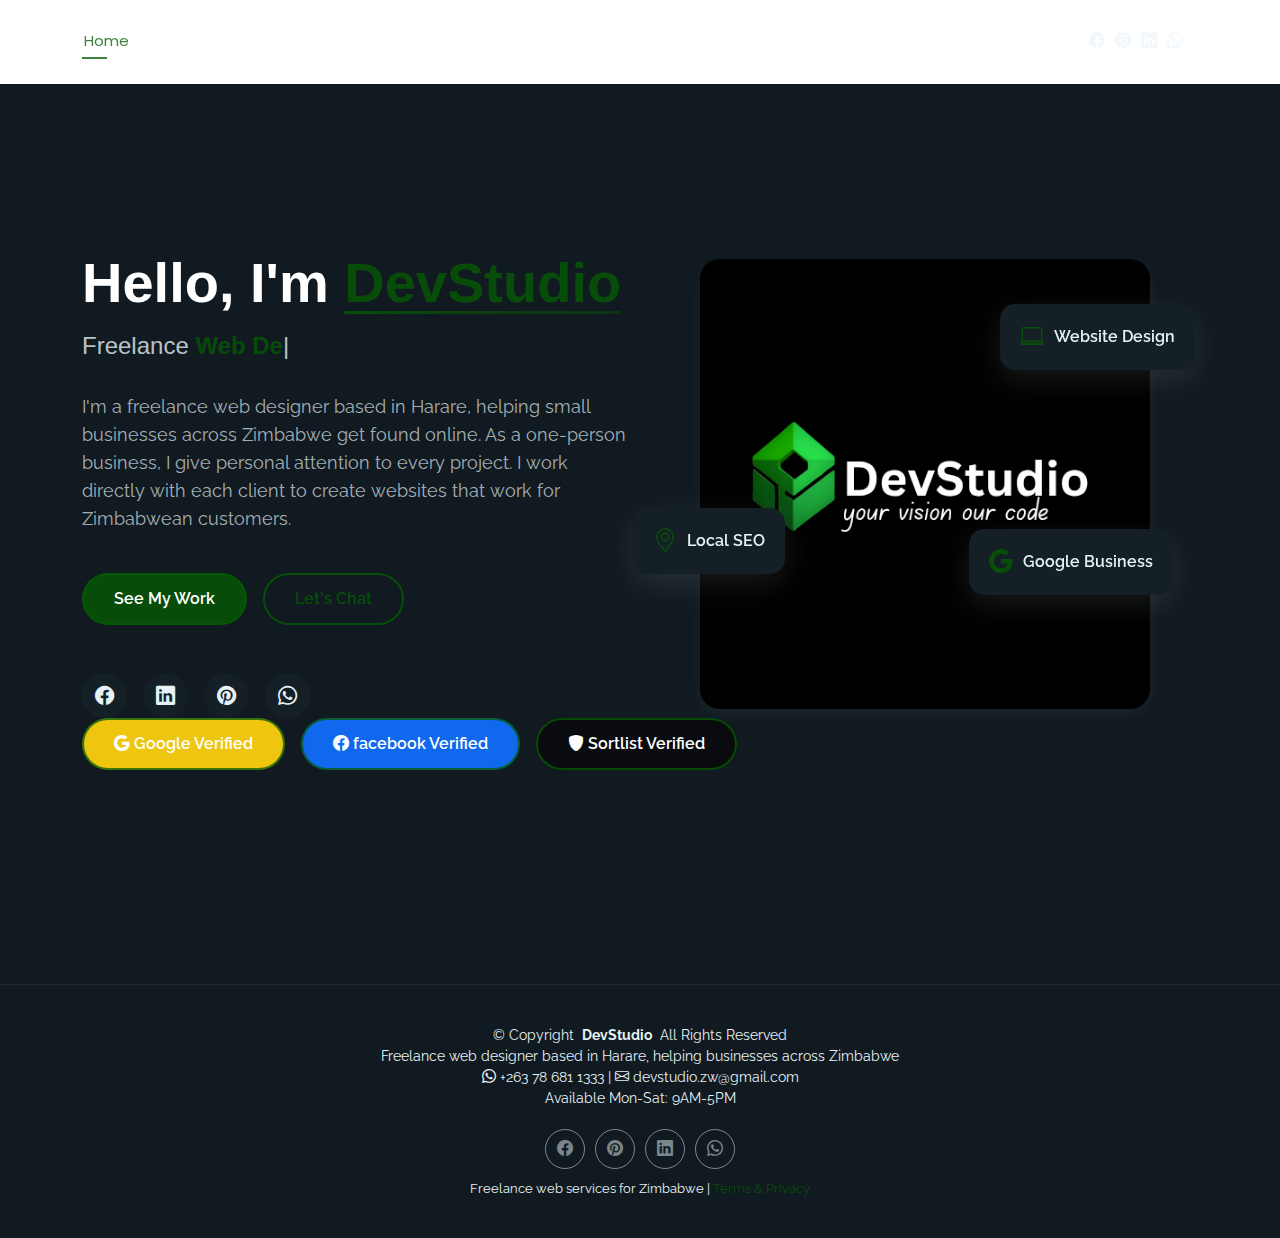
<file: index.html>
<!DOCTYPE html>
<html lang="en">

<head>
  <!-- Google Analytics -->
  <script async src="https://www.googletagmanager.com/gtag/js?id=G-WW7FT0DCQF"></script>
  <script>
    window.dataLayer = window.dataLayer || [];
    function gtag(){dataLayer.push(arguments);}
    gtag('js', new Date());
    gtag('config', 'G-WW7FT0DCQF');
  </script>
  
  <!-- Social Preview Meta Tags -->
  <meta property="og:title" content="Home - DevStudio Freelance Web Designer in Harare">
  <meta property="og:description" content="Freelance web designer based in Harare, helping Zimbabwean businesses get found online with custom websites and local SEO">
  <meta property="og:image" content="assets/img/profile/profile-square-11.webp">
  <meta property="og:url" content="https://devstudio.co.zw/index.html">
  <meta property="og:type" content="website">
  <meta name="twitter:card" content="summary_large_image">
  <meta name="twitter:title" content="Home - DevStudio Freelance Web Designer in Harare">
  <meta name="twitter:description" content="Freelance web designer based in Harare, helping Zimbabwean businesses get found online with custom websites and local SEO">
  <meta name="twitter:image" content="assets/img/profile/profile-square-11.webp">

  <meta charset="utf-8">
  <meta content="width=device-width, initial-scale=1.0" name="viewport">
  <title>DevStudio - Freelance Web Designer in Harare, Zimbabwe</title>
  <meta name="description" content="Freelance web designer based in Harare helping Zimbabwean businesses get online. Personal website design, Google Business Profile setup, and local SEO services">
  <meta name="keywords" content="freelance web designer Harare, Zimbabwe website designer, Google Business Profile Zimbabwe, local SEO Zimbabwe, affordable website design">

  <!-- Favicons -->
  <link href="assets/img/favicon.png" rel="icon">
  <link href="assets/img/apple-touch-icon.png" rel="apple-touch-icon">

  <!-- Fonts -->
  <link href="https://fonts.googleapis.com" rel="preconnect">
  <link href="https://fonts.gstatic.com" rel="preconnect" crossorigin>
  <link href="https://fonts.googleapis.com/css2?family=Roboto:ital,wght@0,100;0,300;0,400;0,500;0,700;0,900;1,100;1,300;1,400;1,500;1,700;1,900&family=Poppins:ital,wght@0,100;0,200;0,300;0,400;0,500;0,600;0,700;0,800;0,900;1,100;1,200;1,300;1,400;1,500;1,600;1,700;1,800;1,900&family=Raleway:ital,wght@0,100;0,200;0,300;0,400;0,500;0,600;0,700;0,800;0,900;1,100;1,200;1,300;1,400;1,500;1,600;1,700;1,800;1,900&display=swap" rel="stylesheet">

  <!-- Vendor CSS Files -->
  <link href="assets/vendor/bootstrap/css/bootstrap.min.css" rel="stylesheet">
  <link href="assets/vendor/bootstrap-icons/bootstrap-icons.css" rel="stylesheet">
  <link href="assets/vendor/aos/aos.css" rel="stylesheet">
  <link href="assets/vendor/swiper/swiper-bundle.min.css" rel="stylesheet">
  <link href="assets/vendor/glightbox/css/glightbox.min.css" rel="stylesheet">

  <!-- Main CSS File -->
  <link href="assets/css/main.css" rel="stylesheet">
</head>

<body class="index-page">

  <header id="header" class="header d-flex align-items-center light-background sticky-top">
    <div class="container position-relative d-flex align-items-center justify-content-between">

      <nav id="navmenu" class="navmenu">
        <ul>
          <li><a href="index.html" class="active">Home</a></li>
          <li><a href="about.html">About Me</a></li>
          <li class="dropdown">
            <a href="services.html"><span>My Services</span> <i class="bi bi-chevron-down toggle-dropdown"></i></a>
            <ul>
              <li><a href="services.localseo.html">Local SEO</a></li>
              <li><a href="services.webdesign.html">Website Design</a></li>
              <li><a href="services.gbp.html">Google Business Profile</a></li>
            </ul>
          </li>
          <li class="dropdown">
            <a href="portfolio.html"><span>My Work</span> <i class="bi bi-chevron-down toggle-dropdown"></i></a>
            <ul>
              <li><a href="portfolio.mykey.html">MyKey Project</a></li>
              <li><a href="portfolio.havenhill.html">Havenhill Project</a></li>
              <li><a href="portfolio.stewartneville.html">Stewart Neville Project</a></li>
            </ul>
          </li>
          <li><a href="pricing.privacy.terms.html">Pricing &amp; Terms</a></li>
          <li><a href="testimonials.faq.html">Client Feedback &amp; FAQ</a></li>
          <li><a href="https://blog.devstudio.co.zw" target="_blank">My Blog</a></li>
          <li><a href="contact.html">Contact Me</a></li>
        </ul>
        <i class="mobile-nav-toggle d-xl-none bi bi-list"></i>
      </nav>

      <div class="header-social-links">
        <a href="https://www.facebook.com/profile.php?id=61579055335130" class="facebook"><i class="bi bi-facebook"></i></a>
        <a href="https://www.pinterest.com/devstudiozw/" class="pinterest"><i class="bi bi-pinterest"></i></a>
        <a href="https://www.linkedin.com/in/devstdiozw" class="linkedin"><i class="bi bi-linkedin"></i></a>
        <a href="https://wa.me/+263786811333" class="whatsapp"><i class="bi bi-whatsapp"></i></a>
      </div>

    </div>
  </header>

  <main class="main">

    <!-- Hero Section -->
    <section id="hero" class="hero section">

      <div class="container" data-aos="fade-up" data-aos-delay="100">

        <div class="row gy-4 align-items-center">
          <div class="col-lg-6 order-2 order-lg-1">
            <div class="hero-content">
              <h1 data-aos="fade-up" data-aos-delay="200">Hello, I'm <span class="highlight">DevStudio</span></h1>
              <h2 data-aos="fade-up" data-aos-delay="300">Freelance <span class="typed" data-typed-items="Web Designer in Harare, Google Business Profile Expert, Local SEO Specialist, Website Developer"></span></h2>
              <p data-aos="fade-up" data-aos-delay="400">I'm a freelance web designer based in Harare, helping small businesses across Zimbabwe get found online. As a one-person business, I give personal attention to every project. I work directly with each client to create websites that work for Zimbabwean customers.</p>
              <div class="hero-actions" data-aos="fade-up" data-aos-delay="500">
                <a href="portfolio.html" class="btn btn-primary">See My Work</a>
                <a href="contact.html" class="btn btn-outline">Let's Chat</a>
              </div>
              <div class="social-links" data-aos="fade-up" data-aos-delay="600">
                <a href="https://www.facebook.com/profile.php?id=61579055335130"><i class="bi bi-facebook"></i></a>
                <a href="https://www.linkedin.com/in/devstdiozw"><i class="bi bi-linkedin"></i></a>
                <a href="https://www.pinterest.com/devstudiozw/"><i class="bi bi-pinterest"></i></a>
                <a href="https://wa.me/+263786811333"><i class="bi bi-whatsapp"></i></a>
              </div>
            </div>
          </div>
          <div class="col-lg-6 order-1 order-lg-2">
            <div class="hero-image" data-aos="zoom-in" data-aos-delay="300">
              <div class="image-wrapper">
                <img src="assets/img/profile/devstudio.png" alt="DevStudio - Freelance Web Designer in Harare" class="img-fluid">
                <div class="floating-elements">
                  <div class="floating-card design" data-aos="fade-left" data-aos-delay="700">
                    <i class="bi bi-laptop"></i>
                    <span>Website Design</span>
                  </div>
                  <div class="floating-card code" data-aos="fade-right" data-aos-delay="900">
                    <i class="bi bi-geo-alt"></i>
                    <span>Local SEO</span>
                  </div>
                  <div class="floating-card creativity" data-aos="fade-up" data-aos-delay="900">
                    <i class="bi bi-google"></i>
                    <span>Google Business</span>
                  </div>
                </div>
              </div>
            </div>
          </div>
        </div>
        <div class="hero-actions" data-aos="fade-up" data-aos-delay="500">
          <a href="portfolio.html" class="btn btn-primary" style ="background-color: rgb(238, 197, 15);" ><i class="bi bi-google"></i>
            <span>Google Verified</span></a>
            <a href="portfolio.html" class="btn btn-primary" style ="background-color: rgb(15, 104, 238);" ><i class="bi bi-facebook"></i>
              <span>facebook Verified</span></a>
              <a href="portfolio.html" class="btn btn-primary" style ="background-color: rgb(10, 11, 14);" ><i class="bi bi-shield-fill"></i>
                <span>Sortlist Verified</span></a>
        </div>

      </div>

    </section><!-- /Hero Section -->

  </main>

  <footer id="footer" class="footer">

    <div class="container">
      <div class="copyright text-center ">
        <p>© <span>Copyright</span> <strong class="px-1">DevStudio</strong> <span>All Rights Reserved<br></span></p>
        <p>Freelance web designer based in Harare, helping businesses across Zimbabwe</p>
      </div>
      <div class="contact-footer text-center">
        <p><i class="bi bi-whatsapp"></i> +263 78 681 1333 | <i class="bi bi-envelope"></i> devstudio.zw@gmail.com</p>
        <p>Available Mon-Sat: 9AM-5PM</p>
      </div>
      <div class="social-links d-flex justify-content-center">
        <a href="https://www.facebook.com/profile.php?id=61579055335130"><i class="bi bi-facebook"></i></a>
        <a href="https://www.pinterest.com/devstudiozw/"><i class="bi bi-pinterest"></i></a>
        <a href="https://www.linkedin.com/in/devstdiozw"><i class="bi bi-linkedin"></i></a>
        <a href="https://wa.me/+263786811333"><i class="bi bi-whatsapp"></i></a>
      </div>
      <div class="credits text-center">
        <p>Freelance web services for Zimbabwe | <a href="pricing.privacy.terms.html">Terms &amp; Privacy</a></p>
      </div>
    </div>

  </footer>

  <!-- Scroll Top -->
  <a href="#" id="scroll-top" class="scroll-top d-flex align-items-center justify-content-center"><i class="bi bi-arrow-up-short"></i></a>

  <!-- Preloader -->
  <div id="preloader"></div>

  <!-- Vendor JS Files -->
  <script src="assets/vendor/bootstrap/js/bootstrap.bundle.min.js"></script>
  <script src="assets/vendor/php-email-form/validate.js"></script>
  <script src="assets/vendor/aos/aos.js"></script>
  <script src="assets/vendor/typed.js/typed.umd.js"></script>
  <script src="assets/vendor/waypoints/noframework.waypoints.js"></script>
  <script src="assets/vendor/purecounter/purecounter_vanilla.js"></script>
  <script src="assets/vendor/swiper/swiper-bundle.min.js"></script>
  <script src="assets/vendor/imagesloaded/imagesloaded.pkgd.min.js"></script>
  <script src="assets/vendor/isotope-layout/isotope.pkgd.min.js"></script>
  <script src="assets/vendor/glightbox/js/glightbox.min.js"></script>

  <!-- Main JS File -->
  <script src="assets/js/main.js"></script>

</body>

</html>
</file>
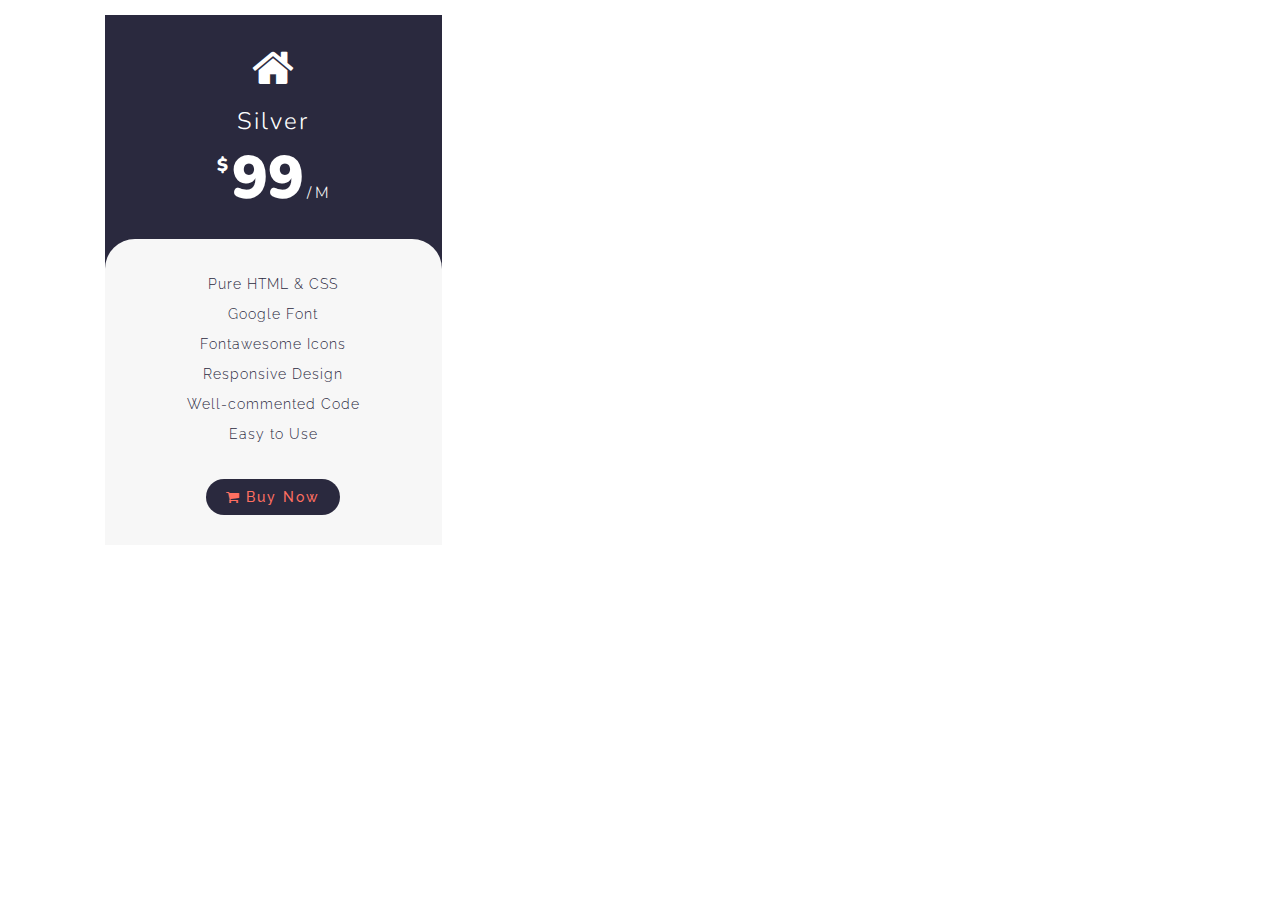
<file: 001.html>
<!DOCTYPE html>
<html lang="en">
    <head>
        <meta charset="utf-8">
        <title>HTML Pricing Table</title>
        <meta content="width=device-width, initial-scale=1.0" name="viewport">
        <meta content="" name="keywords">
        <meta content="" name="description">

        <!-- Favicons -->
        <link href="img/favicon.ico" rel="icon">
        <link href="img/apple-touch-icon.png" rel="apple-touch-icon">
        
        <!-- Google Font -->
        <link href="https://fonts.googleapis.com/css?family=Nunito:300,600,900|Raleway:300,400,500&display=swap" rel="stylesheet">  

        <!-- Font Awesome Icons -->
        <link rel="stylesheet" href="https://cdnjs.cloudflare.com/ajax/libs/font-awesome/4.7.0/css/font-awesome.min.css">

        <!-- Main Stylesheet File -->
        <link href="assets/css/main.css" rel="stylesheet">
    </head>

    <body>

        <!-- Pricing Table 4 Start -->
        <div class="pricing-table table-4">
            <div class="ptable-item">
                <div class="ptable-single">
                    <div class="ptable-header">
                        <div class="ptable-icon">
                            <i class="fa fa-home"></i>
                        </div>
                        <div class="ptable-title">
                            <h2>Silver</h2>
                        </div>
                        <div class="ptable-price">
                            <h2><small>$</small>99<span>/ M</span></h2>
                        </div>
                    </div>
                    <div class="ptable-body">
                        <div class="ptable-description">
                            <ul>
                                <li>Pure HTML & CSS</li>
                                <li>Google Font</li>
                                <li>Fontawesome Icons</li>
                                <li>Responsive Design</li>
                                <li>Well-commented Code</li>
                                <li>Easy to Use</li>
                            </ul>
                        </div>
                    </div>
                    <div class="ptable-footer">
                        <div class="ptable-action">
                            <a href=""><i class="fa fa-shopping-cart"></i>Buy Now</a>
                        </div>
                    </div>
                </div>
            </div>
        </div>
        <!-- Pricing Table 4 End -->
</file>
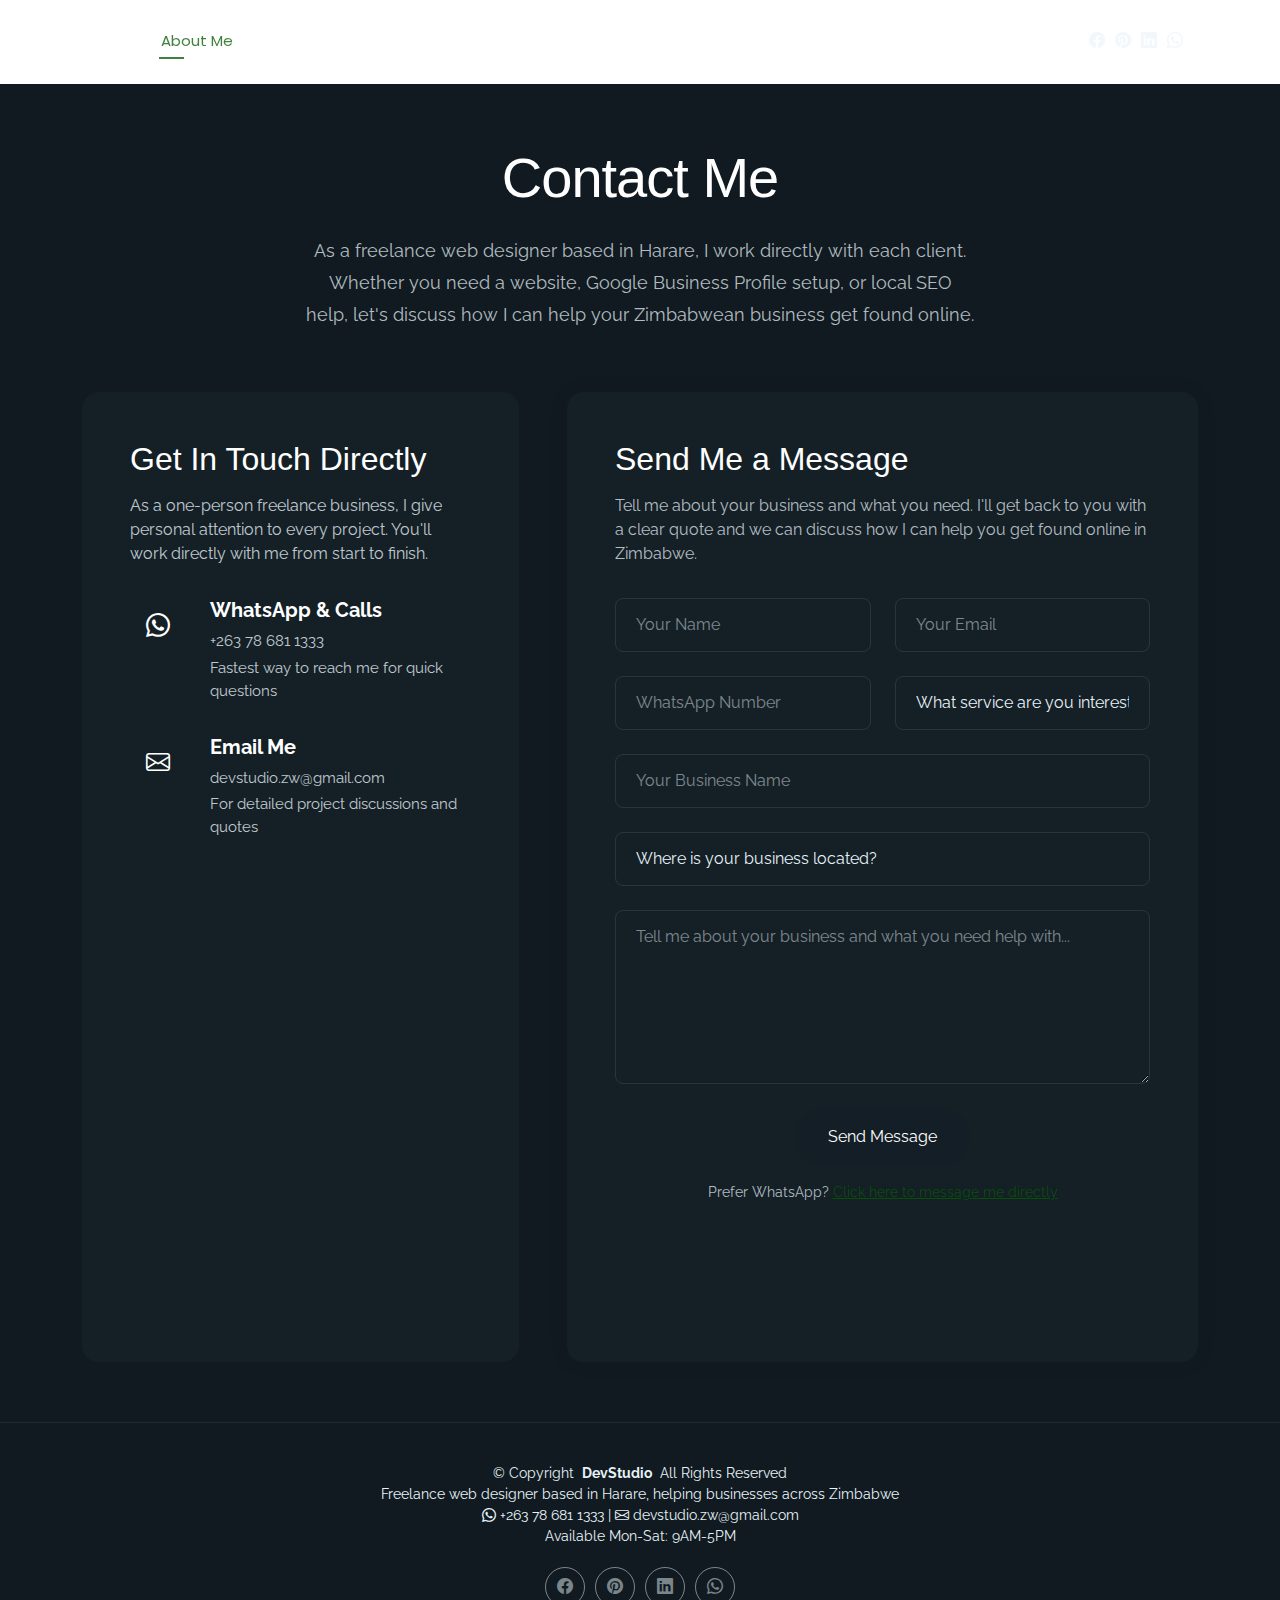
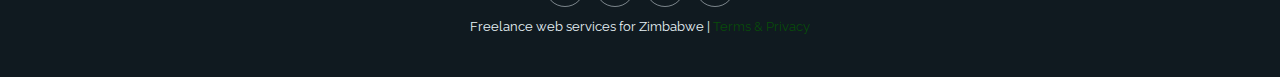
<file: contact.html>
<!DOCTYPE html>
<html lang="en">

<head>
  <!-- Google Analytics -->
  <script async src="https://www.googletagmanager.com/gtag/js?id=G-WW7FT0DCQF"></script>
  <script>
    window.dataLayer = window.dataLayer || [];
    function gtag(){dataLayer.push(arguments);}
    gtag('js', new Date());
    gtag('config', 'G-WW7FT0DCQF');
  </script>
  
  <!-- Social Preview Meta Tags -->
  <meta property="og:title" content="Contact Me - DevStudio Freelance Web Designer Harare">
  <meta property="og:description" content="Get in touch with DevStudio for freelance web design, Google Business Profile setup, and local SEO services in Harare, Zimbabwe.">
  <meta property="og:image" content="assets/img/profile/profile-square-11.webp">
  <meta property="og:url" content="https://devstudio.co.zw/contact.html">
  <meta property="og:type" content="website">
  <meta name="twitter:card" content="summary_large_image">
  <meta name="twitter:title" content="Contact Me - DevStudio Freelance Web Designer Harare">
  <meta name="twitter:description" content="Get in touch with DevStudio for freelance web design, Google Business Profile setup, and local SEO services in Harare, Zimbabwe.">
  <meta name="twitter:image" content="assets/img/profile/profile-square-11.webp">

  <meta charset="utf-8">
  <meta content="width=device-width, initial-scale=1.0" name="viewport">
  <title>Contact Me - DevStudio Freelance Web Designer in Harare, Zimbabwe</title>
  <meta name="description" content="Get in touch with DevStudio for freelance web design, Google Business Profile setup, and local SEO services. Based in Harare, serving clients across Zimbabwe.">
  <meta name="keywords" content="contact freelance web designer Harare, website design consultation Zimbabwe, Google Business Profile setup contact, local SEO services Zimbabwe">

  <!-- Favicons -->
  <link href="assets/img/favicon.png" rel="icon">
  <link href="assets/img/apple-touch-icon.png" rel="apple-touch-icon">

  <!-- Fonts -->
  <link href="https://fonts.googleapis.com" rel="preconnect">
  <link href="https://fonts.gstatic.com" rel="preconnect" crossorigin>
  <link href="https://fonts.googleapis.com/css2?family=Roboto:ital,wght@0,100;0,300;0,400;0,500;0,700;0,900;1,100;1,300;1,400;1,500;1,700;1,900&family=Poppins:ital,wght@0,100;0,200;0,300;0,400;0,500;0,600;0,700;0,800;0,900;1,100;1,200;1,300;1,400;1,500;1,600;1,700;1,800;1,900&family=Raleway:ital,wght@0,100;0,200;0,300;0,400;0,500;0,600;0,700;0,800;0,900;1,100;1,200;1,300;1,400;1,500;1,600;1,700;1,800;1,900&display=swap" rel="stylesheet">

  <!-- Vendor CSS Files -->
  <link href="assets/vendor/bootstrap/css/bootstrap.min.css" rel="stylesheet">
  <link href="assets/vendor/bootstrap-icons/bootstrap-icons.css" rel="stylesheet">
  <link href="assets/vendor/aos/aos.css" rel="stylesheet">
  <link href="assets/vendor/swiper/swiper-bundle.min.css" rel="stylesheet">
  <link href="assets/vendor/glightbox/css/glightbox.min.css" rel="stylesheet">

  <!-- Main CSS File -->
  <link href="assets/css/main.css" rel="stylesheet">

</head>

<body class="contact-page">

  <header id="header" class="header d-flex align-items-center light-background sticky-top">
    <div class="container position-relative d-flex align-items-center justify-content-between">


      <nav id="navmenu" class="navmenu">
        <ul>
          <li><a href="index.html">Home</a></li>
          <li><a href="about.html" class="active">About Me</a></li>
          <li class="dropdown">
            <a href="services.html"><span>My Services</span> <i class="bi bi-chevron-down toggle-dropdown"></i></a>
            <ul>
              <li><a href="services.localseo.html">Local SEO</a></li>
              <li><a href="services.webdesign.html">Website Design</a></li>
              <li><a href="services.gbp.html">Google Business Profile</a></li>
            </ul>
          </li>
          <li class="dropdown">
            <a href="portfolio.html"><span>My Work</span> <i class="bi bi-chevron-down toggle-dropdown"></i></a>
            <ul>
              <li><a href="portfolio.mykey.html">MyKey Project</a></li>
              <li><a href="portfolio.havenhill.html">Havenhill Project</a></li>
              <li><a href="portfolio.stewartneville.html">Stewart Neville Project</a></li>
            </ul>
          </li>
          <li><a href="pricing.privacy.terms.html">Pricing &amp; Terms</a></li>
          <li><a href="testimonials.faq.html">Client Feedback &amp; FAQ</a></li>
          <li><a href="https://blog.devstudio.co.zw" target="_blank">My Blog</a></li>
          <li><a href="contact.html">Contact Me</a></li>
        </ul>
        <i class="mobile-nav-toggle d-xl-none bi bi-list"></i>
      </nav>

      <div class="header-social-links">
        <a href="https://www.facebook.com/profile.php?id=61579055335130" class="facebook"><i class="bi bi-facebook"></i></a>
        <a href="https://www.pinterest.com/devstudiozw/" class="pinterest"><i class="bi bi-pinterest"></i></a>
        <a href="https://www.linkedin.com/in/devstdiozw" class="linkedin"><i class="bi bi-linkedin"></i></a>
        <a href="https://wa.me/+263786811333" class="whatsapp"><i class="bi bi-whatsapp"></i></a>
      </div>

    </div>
  </header>

  <main class="main">

    <!-- Contact Section -->
    <section id="contact" class="contact section">

      <!-- Section Title -->
      <div class="container section-title" data-aos="fade-up">
        <h2>Contact Me</h2>
        <p>As a freelance web designer based in Harare, I work directly with each client. Whether you need a website, Google Business Profile setup, or local SEO help, let's discuss how I can help your Zimbabwean business get found online.</p>
      </div><!-- End Section Title -->

      <div class="container" data-aos="fade-up" data-aos-delay="100">

        <div class="row g-4 g-lg-5">
          <div class="col-lg-5">
            <div class="info-box" data-aos="fade-up" data-aos-delay="200">
              <h3>Get In Touch Directly</h3>
              <p>As a one-person freelance business, I give personal attention to every project. You'll work directly with me from start to finish.</p>

              <div class="info-item" data-aos="fade-up" data-aos-delay="300">
                <div class="icon-box">
                  <i class="bi bi-whatsapp"></i>
                </div>
                <div class="content">
                  <h4>WhatsApp & Calls</h4>
                  <p>+263 78 681 1333</p>
                  <p>Fastest way to reach me for quick questions</p>
                </div>
              </div>

              <div class="info-item" data-aos="fade-up" data-aos-delay="400">
                <div class="icon-box">
                  <i class="bi bi-envelope"></i>
                </div>
                <div class="content">
                  <h4>Email Me</h4>
                  <p>devstudio.zw@gmail.com</p>
                  <p>For detailed project discussions and quotes</p>
                </div>
              </div>

              <div class="info-item" data-aos="fade-up" data-aos-delay="500">
                <div class="icon-box">
                  <i class="bi bi-clock"></i>
                </div>
                <div class="content">
                  <h4>Working Hours</h4>
                  <p>Monday - Saturday: 9AM - 5PM</p>
                  <p>Sunday: Closed (family time)</p>
                </div>
              </div>

              <div class="info-item" data-aos="fade-up" data-aos-delay="600">
                <div class="icon-box">
                  <i class="bi bi-geo-alt"></i>
                </div>
                <div class="content">
                  <h4>Service Area</h4>
                  <p>Based in Harare, Zimbabwe</p>
                  <p>Serving clients across Zimbabwe</p>
                </div>
              </div>

              <div class="response-time mt-4" data-aos="fade-up" data-aos-delay="700">
                <h5><i class="bi bi-lightning-charge"></i> Typical Response Time</h5>
                <p>WhatsApp messages: Within 2 hours during working hours</p>
                <p>Emails: Within 24 hours</p>
                <p>Weekend enquiries: Responded to on Monday</p>
              </div>
            </div>
          </div>

          <div class="col-lg-7">
            <div class="contact-form" data-aos="fade-up" data-aos-delay="300">
              <h3>Send Me a Message</h3>
              <p>Tell me about your business and what you need. I'll get back to you with a clear quote and we can discuss how I can help you get found online in Zimbabwe.</p>

              <form action="forms/contact.php" method="post" class="php-email-form" data-aos="fade-up" data-aos-delay="200">
                <div class="row gy-4">

                  <div class="col-md-6">
                    <input type="text" name="name" class="form-control" placeholder="Your Name" required="">
                  </div>

                  <div class="col-md-6">
                    <input type="email" class="form-control" name="email" placeholder="Your Email" required="">
                  </div>

                  <div class="col-md-6">
                    <input type="tel" class="form-control" name="phone" placeholder="WhatsApp Number" required="">
                  </div>

                  <div class="col-md-6">
                    <select class="form-control" name="service" required="">
                      <option value="">What service are you interested in?</option>
                      <option value="website-design">Website Design</option>
                      <option value="gbp-setup">Google Business Profile Setup</option>
                      <option value="local-seo">Local SEO Services</option>
                      <option value="multiple">Multiple Services</option>
                      <option value="not-sure">Not Sure - Need Advice</option>
                    </select>
                  </div>

                  <div class="col-12">
                    <input type="text" class="form-control" name="business" placeholder="Your Business Name" required="">
                  </div>

                  <div class="col-12">
                    <select class="form-control" name="location" required="">
                      <option value="">Where is your business located?</option>
                      <option value="harare-cbd">Harare CBD</option>
                      <option value="harare-suburbs">Harare Suburbs</option>
                      <option value="other-zimbabwe">Other Zimbabwe Location</option>
                      <option value="outside-zimbabwe">Outside Zimbabwe</option>
                    </select>
                  </div>

                  <div class="col-12">
                    <textarea class="form-control" name="message" rows="6" placeholder="Tell me about your business and what you need help with..." required=""></textarea>
                  </div>

                  <div class="col-12 text-center">
                    <div class="loading">Loading</div>
                    <div class="error-message"></div>
                    <div class="sent-message">Thanks for your message! As a freelancer, I'll respond personally within 24 hours.</div>

                    <button type="submit" class="btn">Send Message</button>
                    <p class="mt-3 small">Prefer WhatsApp? <a href="https://wa.me/+263786811333" class="text-decoration-underline">Click here to message me directly</a></p>
                  </div>

                </div>
              </form>

            </div>
          </div>

        </div>

      </div>

    </section><!-- /Contact Section -->

  </main>

  <footer id="footer" class="footer">

    <div class="container">
      <div class="copyright text-center ">
        <p>© <span>Copyright</span> <strong class="px-1">DevStudio</strong> <span>All Rights Reserved<br></span></p>
        <p>Freelance web designer based in Harare, helping businesses across Zimbabwe</p>
      </div>
      <div class="contact-footer text-center">
        <p><i class="bi bi-whatsapp"></i> +263 78 681 1333 | <i class="bi bi-envelope"></i> devstudio.zw@gmail.com</p>
        <p>Available Mon-Sat: 9AM-5PM</p>
      </div>
      <div class="social-links d-flex justify-content-center">
        <a href="https://www.facebook.com/profile.php?id=61579055335130"><i class="bi bi-facebook"></i></a>
        <a href="https://www.pinterest.com/devstudiozw/"><i class="bi bi-pinterest"></i></a>
        <a href="https://www.linkedin.com/in/devstdiozw"><i class="bi bi-linkedin"></i></a>
        <a href="https://wa.me/+263786811333"><i class="bi bi-whatsapp"></i></a>
      </div>
      <div class="credits text-center">
        <p>Freelance web services for Zimbabwe | <a href="pricing.privacy.terms.html">Terms & Privacy</a></p>
      </div>
    </div>

  </footer>

  <!-- Scroll Top -->
  <a href="#" id="scroll-top" class="scroll-top d-flex align-items-center justify-content-center"><i class="bi bi-arrow-up-short"></i></a>

  <!-- Preloader -->
  <div id="preloader"></div>

  <!-- Vendor JS Files -->
  <script src="assets/vendor/bootstrap/js/bootstrap.bundle.min.js"></script>
  <script src="assets/vendor/php-email-form/validate.js"></script>
  <script src="assets/vendor/aos/aos.js"></script>
  <script src="assets/vendor/typed.js/typed.umd.js"></script>
  <script src="assets/vendor/waypoints/noframework.waypoints.js"></script>
  <script src="assets/vendor/purecounter/purecounter_vanilla.js"></script>
  <script src="assets/vendor/swiper/swiper-bundle.min.js"></script>
  <script src="assets/vendor/imagesloaded/imagesloaded.pkgd.min.js"></script>
  <script src="assets/vendor/isotope-layout/isotope.pkgd.min.js"></script>
  <script src="assets/vendor/glightbox/js/glightbox.min.js"></script>

  <!-- Main JS File -->
  <script src="assets/js/main.js"></script>

</body>

</html>
</file>
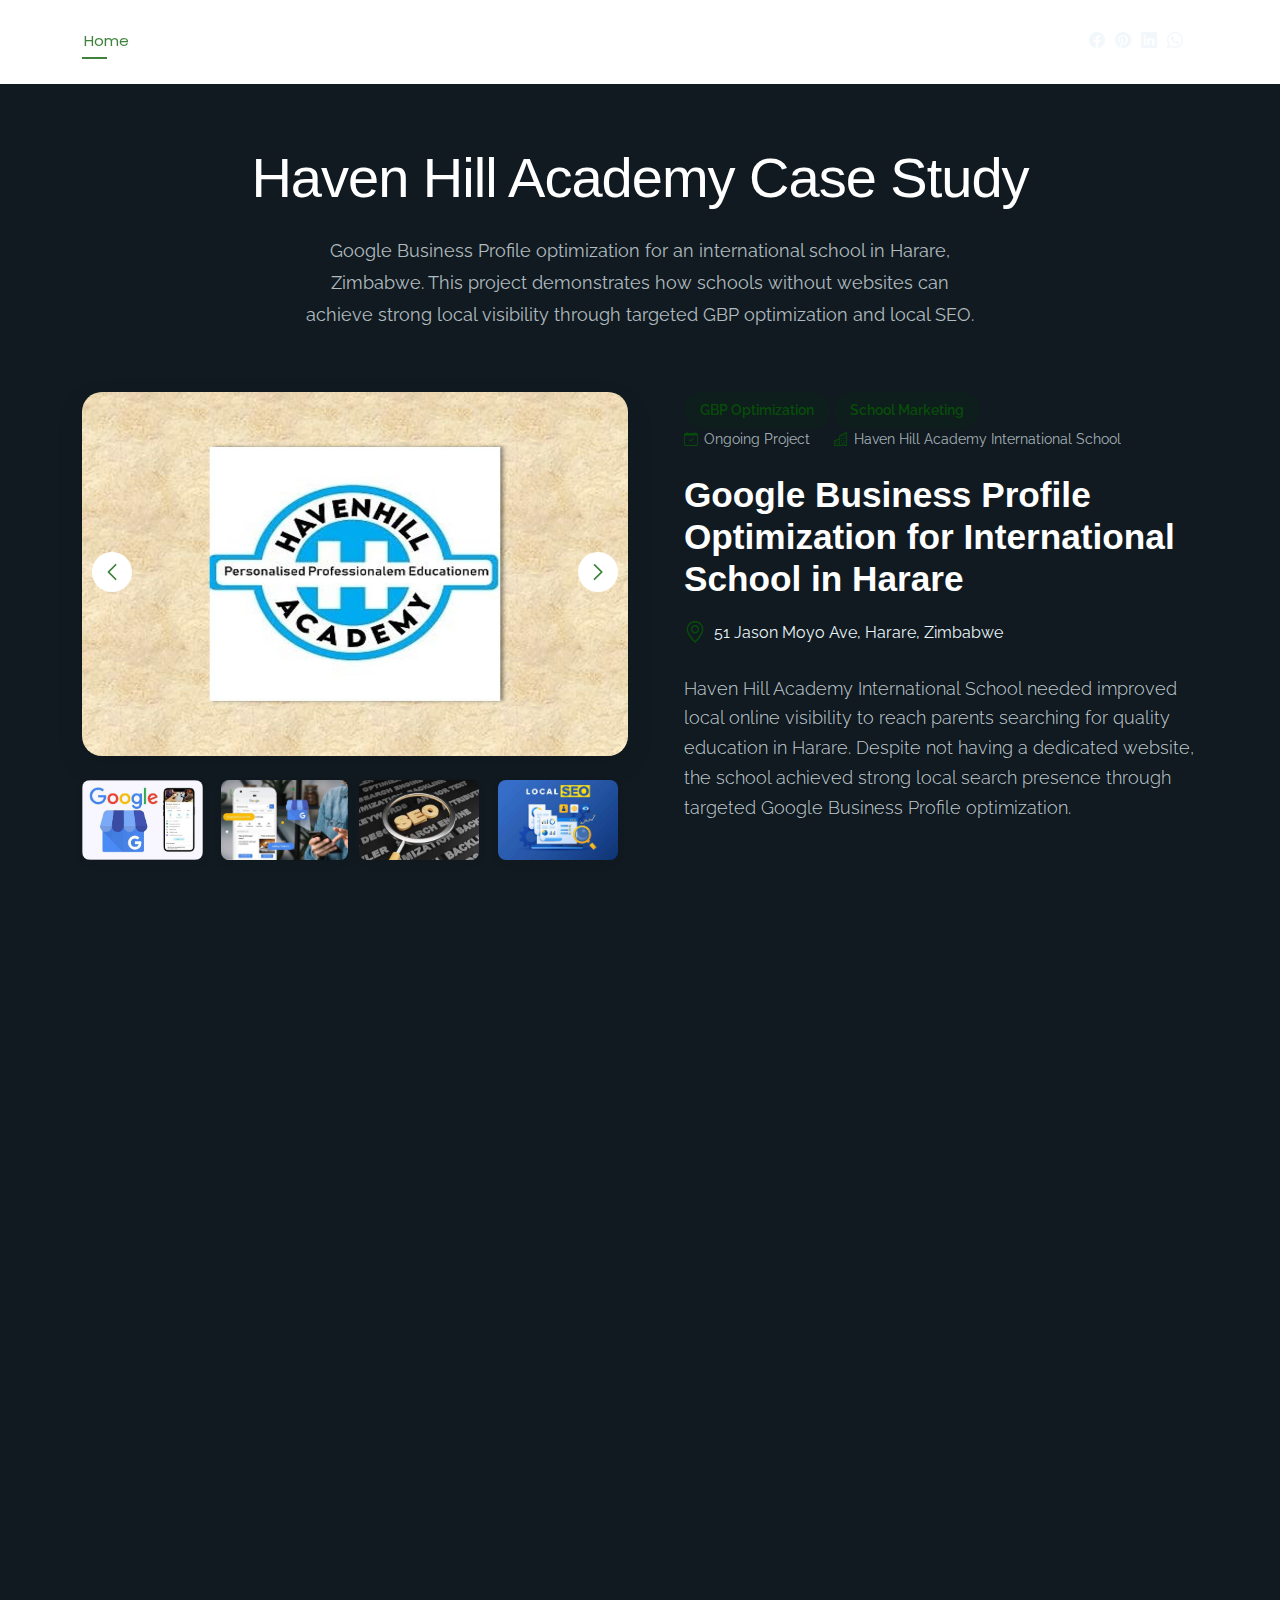
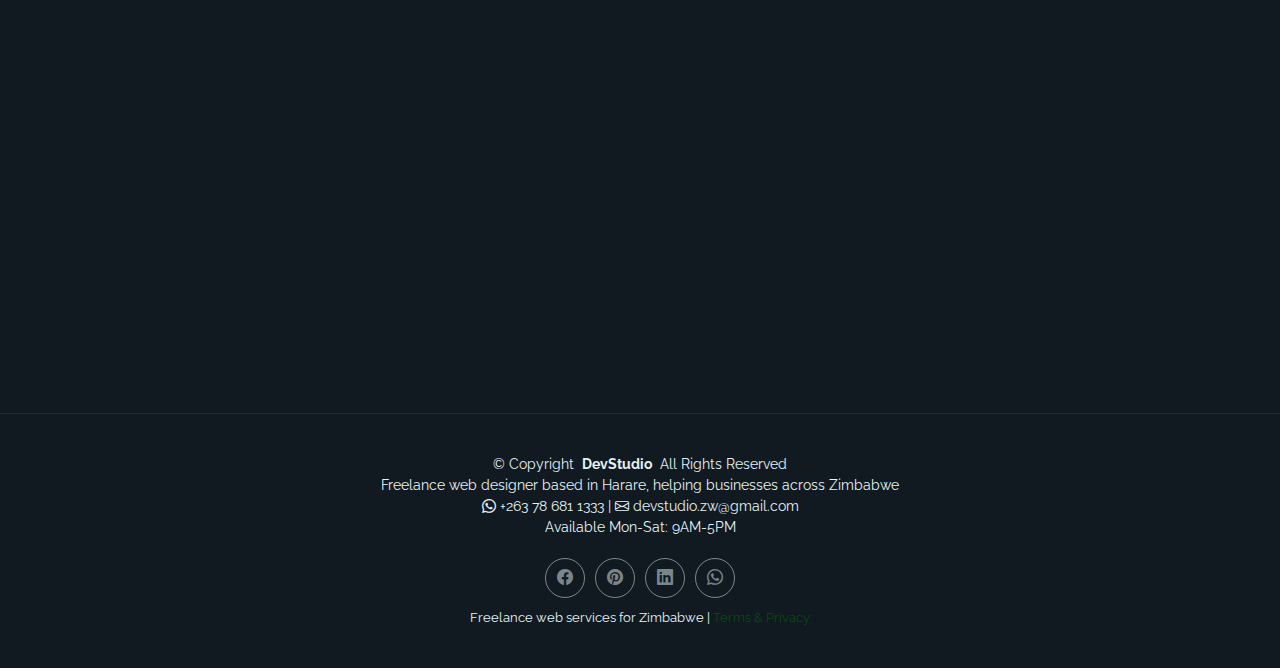
<file: portfolio.havenhill.html>
<!DOCTYPE html>
<html lang="en">

<head>
  <!-- Google Analytics -->
  <script async src="https://www.googletagmanager.com/gtag/js?id=G-WW7FT0DCQF"></script>
  <script>
    window.dataLayer = window.dataLayer || [];
    function gtag(){dataLayer.push(arguments);}
    gtag('js', new Date());
    gtag('config', 'G-WW7FT0DCQF');
  </script>
  
  <!-- Social Preview Meta Tags -->
  <meta property="og:title" content="Haven Hill Academy Case Study - DevStudio School GBP Optimization">
  <meta property="og:description" content="GBP optimization for Haven Hill Academy International School in Harare: Improved Map Pack visibility, increased parent engagement and enquiries.">
  <meta property="og:image" content="assets/img/profile/profile-square-11.webp">
  <meta property="og:url" content="https://devstudio.co.zw/portfolio.havenhill.html">
  <meta property="og:type" content="website">
  <meta name="twitter:card" content="summary_large_image">
  <meta name="twitter:title" content="Haven Hill Academy Case Study - DevStudio School GBP Optimization">
  <meta name="twitter:description" content="GBP optimization for Haven Hill Academy International School in Harare: Improved Map Pack visibility, increased parent engagement and enquiries.">
  <meta name="twitter:image" content="assets/img/profile/profile-square-11.webp">

  <meta charset="utf-8">
  <meta content="width=device-width, initial-scale=1.0" name="viewport">
  <title>Haven Hill Academy Case Study - DevStudio School GBP Optimization Harare</title>
  <meta name="description" content="Case study: Google Business Profile optimization for Haven Hill Academy International School in Harare. Improved local visibility for parents searching for schools.">
  <meta name="keywords" content="Haven Hill Academy case study, school GBP optimization Harare, international school SEO Zimbabwe, education Google Business Profile, Harare school visibility">

  <!-- Favicons -->
  <link href="assets/img/favicon.png" rel="icon">
  <link href="assets/img/apple-touch-icon.png" rel="apple-touch-icon">

  <!-- Fonts -->
  <link href="https://fonts.googleapis.com" rel="preconnect">
  <link href="https://fonts.gstatic.com" rel="preconnect" crossorigin>
  <link href="https://fonts.googleapis.com/css2?family=Roboto:ital,wght@0,100;0,300;0,400;0,500;0,700;0,900;1,100;1,300;1,400;1,500;1,700;1,900&family=Poppins:ital,wght@0,100;0,200;0,300;0,400;0,500;0,600;0,700;0,800;0,900;1,100;1,200;1,300;1,400;1,500;1,600;1,700;1,800;1,900&family=Raleway:ital,wght@0,100;0,200;0,300;0,400;0,500;0,600;0,700;0,800;0,900;1,100;1,200;1,300;1,400;1,500;1,600;1,700;1,800;1,900&display=swap" rel="stylesheet">

  <!-- Vendor CSS Files -->
  <link href="assets/vendor/bootstrap/css/bootstrap.min.css" rel="stylesheet">
  <link href="assets/vendor/bootstrap-icons/bootstrap-icons.css" rel="stylesheet">
  <link href="assets/vendor/aos/aos.css" rel="stylesheet">
  <link href="assets/vendor/swiper/swiper-bundle.min.css" rel="stylesheet">
  <link href="assets/vendor/glightbox/css/glightbox.min.css" rel="stylesheet">

  <!-- Main CSS File -->
  <link href="assets/css/main.css" rel="stylesheet">

</head>

<body class="portfolio-details-page">

  <header id="header" class="header d-flex align-items-center light-background sticky-top">
    <div class="container position-relative d-flex align-items-center justify-content-between">

      <nav id="navmenu" class="navmenu">
        <ul>
          <li><a href="index.html" class="active">Home</a></li>
          <li><a href="about.html">About Me</a></li>
          <li class="dropdown">
            <a href="services.html"><span>My Services</span> <i class="bi bi-chevron-down toggle-dropdown"></i></a>
            <ul>
              <li><a href="services.localseo.html">Local SEO</a></li>
              <li><a href="services.webdesign.html">Website Design</a></li>
              <li><a href="services.gbp.html">Google Business Profile</a></li>
            </ul>
          </li>
          <li class="dropdown">
            <a href="portfolio.html"><span>My Work</span> <i class="bi bi-chevron-down toggle-dropdown"></i></a>
            <ul>
              <li><a href="portfolio.mykey.html">MyKey Project</a></li>
              <li><a href="portfolio.havenhill.html" class="active">Havenhill Project</a></li>
              <li><a href="portfolio.stewartneville.html">Stewart Neville Project</a></li>
            </ul>
          </li>
          <li><a href="pricing.privacy.terms.html">Pricing &amp; Terms</a></li>
          <li><a href="testimonials.faq.html">Client Feedback &amp; FAQ</a></li>
          <li><a href="https://blog.devstudio.co.zw" target="_blank">My Blog</a></li>
          <li><a href="contact.html">Contact Me</a></li>
        </ul>
        <i class="mobile-nav-toggle d-xl-none bi bi-list"></i>
      </nav>

      <div class="header-social-links">
        <a href="https://www.facebook.com/profile.php?id=61579055335130" class="facebook"><i class="bi bi-facebook"></i></a>
        <a href="https://www.pinterest.com/devstudiozw/" class="pinterest"><i class="bi bi-pinterest"></i></a>
        <a href="https://www.linkedin.com/in/devstdiozw" class="linkedin"><i class="bi bi-linkedin"></i></a>
        <a href="https://wa.me/+263786811333" class="whatsapp"><i class="bi bi-whatsapp"></i></a>
      </div>

    </div>
  </header>

  <main class="main">

    <!-- Portfolio Details Section -->
    <section id="portfolio-details" class="portfolio-details section">

      <!-- Section Title -->
      <div class="container section-title" data-aos="fade-up">
        <h2>Haven Hill Academy Case Study</h2>
        <p>Google Business Profile optimization for an international school in Harare, Zimbabwe. This project demonstrates how schools without websites can achieve strong local visibility through targeted GBP optimization and local SEO.</p>
      </div><!-- End Section Title -->

      <div class="container" data-aos="fade-up" data-aos-delay="100">

        <div class="row gy-4">
          <div class="col-lg-6" data-aos="fade-right">
            <div class="portfolio-details-media">
              <div class="main-image">
                <div class="portfolio-details-slider swiper init-swiper" data-aos="zoom-in">
                  <script type="application/json" class="swiper-config">
                    {
                      "loop": true,
                      "speed": 1000,
                      "autoplay": {
                        "delay": 6000
                      },
                      "effect": "creative",
                      "creativeEffect": {
                        "prev": {
                          "shadow": true,
                          "translate": [0, 0, -400]
                        },
                        "next": {
                          "translate": ["100%", 0, 0]
                        }
                      },
                      "slidesPerView": 1,
                      "navigation": {
                        "nextEl": ".swiper-button-next",
                        "prevEl": ".swiper-button-prev"
                      }
                    }
                  </script>
                  <div class="swiper-wrapper">
                    <div class="swiper-slide">
                      <img src="assets/img/portfolio/havenhill.jpg" alt="Haven Hill Academy Google Business Profile" class="img-fluid">
                    </div>
                    <div class="swiper-slide">
                      <img src="assets/img/portfolio/havenhill02.jpg" alt="International school search results in Harare" class="img-fluid">
                    </div>
                    <div class="swiper-slide">
                      <img src="assets/img/portfolio/havenhill003.jpg" alt="School location on Google Maps" class="img-fluid">
                    </div>
                  </div>
                  <div class="swiper-button-prev"></div>
                  <div class="swiper-button-next"></div>
                </div>
              </div>

              <div class="thumbnail-grid" data-aos="fade-up" data-aos-delay="200">
                <div class="row g-2 mt-3">
                  <div class="col-3">
                    <img src="assets/img/portfolio/001.jpg" alt="School profile before optimization" class="img-fluid glightbox">
                  </div>
                  <div class="col-3">
                    <img src="assets/img/portfolio/002.jpg" alt="Optimized school profile with images" class="img-fluid glightbox">
                  </div>
                  <div class="col-3">
                    <img src="assets/img/portfolio/003.jpg" alt="Parent search for schools in Harare" class="img-fluid glightbox">
                  </div>
                  <div class="col-3">
                    <img src="assets/img/portfolio/004.jpg" alt="Map Pack visibility for schools" class="img-fluid glightbox">
                  </div>
                </div>
              </div>

              <div class="tech-stack-badges" data-aos="fade-up" data-aos-delay="300">
                <span>Google Business Profile</span>
                <span>Local SEO</span>
                <span>Education Sector</span>
                <span>Map Pack Optimization</span>
                <span>Mobile-First</span>
              </div>
            </div>
          </div>

          <div class="col-lg-6" data-aos="fade-left">
            <div class="portfolio-details-content">
              <div class="project-meta">
                <div class="badge-wrapper">
                  <span class="project-badge">GBP Optimization</span>
                  <span class="project-badge">School Marketing</span>
                </div>
                <div class="date-client">
                  <div class="meta-item">
                    <i class="bi bi-calendar-check"></i>
                    <span>Ongoing Project</span>
                  </div>
                  <div class="meta-item">
                    <i class="bi bi-buildings"></i>
                    <span>Haven Hill Academy International School</span>
                  </div>
                </div>
              </div>

              <h2 class="project-title">Google Business Profile Optimization for International School in Harare</h2>

              <div class="project-website">
                <i class="bi bi-geo-alt"></i>
                <span>51 Jason Moyo Ave, Harare, Zimbabwe</span>
              </div>

              <div class="project-overview">
                <p class="lead">
                  Haven Hill Academy International School needed improved local online visibility to reach parents searching for quality education in Harare. Despite not having a dedicated website, the school achieved strong local search presence through targeted Google Business Profile optimization.
                </p>

                <div class="accordion project-accordion" id="portfolio-details-projectAccordion">
                  <div class="accordion-item" data-aos="fade-up">
                    <h2 class="accordion-header">
                      <button class="accordion-button" type="button" data-bs-toggle="collapse" data-bs-target="#portfolio-details-collapse-1" aria-expanded="true" aria-controls="collapseOne">
                        <i class="bi bi-bullseye me-2"></i> Project Objectives
                      </button>
                    </h2>
                    <div id="portfolio-details-collapse-1" class="accordion-collapse collapse show" data-bs-parent="#portfolio-details-projectAccordion">
                      <div class="accordion-body" style="color: white;">
                        <ul>
                          <li>Improve local online visibility for parents searching for schools in Harare</li>
                          <li>Increase calls, directions, and enrolment enquiries from prospective parents</li>
                          <li>Rank for searches like "ACCA schools near me" and "international schools Harare"</li>
                          <li>Build trust and credibility through professional online presentation</li>
                          <li>Compete effectively with other international and ACCA schools in the area</li>
                        </ul>
                      </div>
                    </div>
                  </div>

                  <div class="accordion-item" data-aos="fade-up" data-aos-delay="100">
                    <h2 class="accordion-header">
                      <button class="accordion-button collapsed" type="button" data-bs-toggle="collapse" data-bs-target="#portfolio-details-collapse-2" aria-expanded="false" aria-controls="collapseTwo">
                        <i class="bi bi-gear me-2"></i> Scope of Work
                      </button>
                    </h2>
                    <div id="portfolio-details-collapse-2" class="accordion-collapse collapse" data-bs-parent="#portfolio-details-projectAccordion">
                      <div class="accordion-body" style="color: white;">
                        <ul>
                          <li><strong>GBP Optimization:</strong> Complete profile verification, accurate business information setup, professional school images, curriculum information, contact details, and opening hours</li>
                          <li><strong>Local SEO Strategy:</strong> Harare-targeted search optimization, Map Pack visibility enhancement, voice search readiness for mobile parents</li>
                          <li><strong>Content Enhancement:</strong> School description optimization, program highlights, faculty information (where available), and achievement showcasing</li>
                          <li><strong>Monitoring & Analytics:</strong> Tracking calls, directions, profile views, and engagement metrics specific to school searches</li>
                          <li><strong>Competitive Positioning:</strong> Analysis and optimization against other ACCA and international schools in Harare</li>
                        </ul>
                      </div>
                    </div>
                  </div>

                  <div class="accordion-item" data-aos="fade-up" data-aos-delay="200">
                    <h2 class="accordion-header">
                      <button class="accordion-button collapsed" type="button" data-bs-toggle="collapse" data-bs-target="#portfolio-details-collapse-3" aria-expanded="false" aria-controls="collapseThree">
                        <i class="bi bi-graph-up me-2"></i> Results & Outcomes
                      </button>
                    </h2>
                    <div id="portfolio-details-collapse-3" class="accordion-collapse collapse" data-bs-parent="#portfolio-details-projectAccordion">
                      <div class="accordion-body" style="color: white;">
                        <h5>Local Search Visibility:</h5>
                        <ul>
                          <li>Consistent appearance in Harare Map Pack results for school searches</li>
                          <li>Visible in searches for "international schools Harare" and "ACCA schools near me"</li>
                          <li>Improved positioning among competitive educational institutions in the area</li>
                        </ul>
                        
                        <h5>Parent Engagement:</h5>
                        <ul>
                          <li>Increased parent engagement through direct calls and direction requests</li>
                          <li>Mobile-first profile access builds trust with parents searching on smartphones</li>
                          <li>Professional presentation enhances school credibility during parent research phase</li>
                        </ul>
                        
                        <h5>Competitive Advantage:</h5>
                        <ul>
                          <li>Positioned alongside established international schools in Harare</li>
                          <li>Strong local presence despite not having a dedicated website</li>
                          <li>Verified profile status increases trust with prospective parents</li>
                        </ul>
                      </div>
                    </div>
                  </div>
                </div>
              </div>

              <div class="project-features" data-aos="fade-up" data-aos-delay="300">
                <h3><i class="bi bi-stars"></i> Key Achievements</h3>
                <div class="row g-3">
                  <div class="col-md-6">
                    <ul class="feature-list">
                      <li><i class="bi bi-check2-circle"></i> Map Pack visibility achieved</li>
                      <li><i class="bi bi-check2-circle"></i> Verified school profile</li>
                      <li><i class="bi bi-check2-circle"></i> Mobile-first parent access</li>
                    </ul>
                  </div>
                  <div class="col-md-6">
                    <ul class="feature-list">
                      <li><i class="bi bi-check2-circle"></i> Increased parent enquiries</li>
                      <li><i class="bi bi-check2-circle"></i> Competitive positioning</li>
                      <li><i class="bi bi-check2-circle"></i> Voice search ready</li>
                    </ul>
                  </div>
                </div>
              </div>

              <div class="project-insights mt-4" data-aos="fade-up" data-aos-delay="400">
                <h4><i class="bi bi-lightbulb"></i> Insights & Long-Term Outlook</h4>
                <p>This project demonstrates that schools without dedicated websites can still achieve strong local visibility through targeted Google Business Profile optimization. In the education sector, where parents increasingly research schools online before making enrolment decisions, a well-optimized GBP serves as a critical touchpoint.</p>
                <p>The mobile-first nature of school searches (parents often search on smartphones while visiting different schools) makes GBP optimization particularly effective. Ongoing maintenance ensures the school maintains its Map Pack positioning and continues to capture parent searches throughout Harare, especially during peak enrolment periods.</p>
              </div>

              <div class="cta-buttons" data-aos="fade-up" data-aos-delay="500">
                <a href="services.gbp.html" class="btn-view-project">Optimize Your School Profile</a>
                <a href="portfolio.stewartneville.html" class="btn-next-project">Next Case Study <i class="bi bi-arrow-right"></i></a>
              </div>
            </div>
          </div>
        </div>

      </div>

    </section><!-- /Portfolio Details Section -->

  </main>

  <footer id="footer" class="footer">

    <div class="container">
      <div class="copyright text-center ">
        <p>© <span>Copyright</span> <strong class="px-1">DevStudio</strong> <span>All Rights Reserved<br></span></p>
        <p>Freelance web designer based in Harare, helping businesses across Zimbabwe</p>
      </div>
      <div class="contact-footer text-center">
        <p><i class="bi bi-whatsapp"></i> +263 78 681 1333 | <i class="bi bi-envelope"></i> devstudio.zw@gmail.com</p>
        <p>Available Mon-Sat: 9AM-5PM</p>
      </div>
      <div class="social-links d-flex justify-content-center">
        <a href="https://www.facebook.com/profile.php?id=61579055335130"><i class="bi bi-facebook"></i></a>
        <a href="https://www.pinterest.com/devstudiozw/"><i class="bi bi-pinterest"></i></a>
        <a href="https://www.linkedin.com/in/devstdiozw"><i class="bi bi-linkedin"></i></a>
        <a href="https://wa.me/+263786811333"><i class="bi bi-whatsapp"></i></a>
      </div>
      <div class="credits text-center">
        <p>Freelance web services for Zimbabwe | <a href="pricing.privacy.terms.html">Terms & Privacy</a></p>
      </div>
    </div>

  </footer>

  <!-- Scroll Top -->
  <a href="#" id="scroll-top" class="scroll-top d-flex align-items-center justify-content-center"><i class="bi bi-arrow-up-short"></i></a>

  <!-- Preloader -->
  <div id="preloader"></div>

  <!-- Vendor JS Files -->
  <script src="assets/vendor/bootstrap/js/bootstrap.bundle.min.js"></script>
  <script src="assets/vendor/php-email-form/validate.js"></script>
  <script src="assets/vendor/aos/aos.js"></script>
  <script src="assets/vendor/typed.js/typed.umd.js"></script>
  <script src="assets/vendor/waypoints/noframework.waypoints.js"></script>
  <script src="assets/vendor/purecounter/purecounter_vanilla.js"></script>
  <script src="assets/vendor/swiper/swiper-bundle.min.js"></script>
  <script src="assets/vendor/imagesloaded/imagesloaded.pkgd.min.js"></script>
  <script src="assets/vendor/isotope-layout/isotope.pkgd.min.js"></script>
  <script src="assets/vendor/glightbox/js/glightbox.min.js"></script>

  <!-- Main JS File -->
  <script src="assets/js/main.js"></script>

</body>

</html>
</file>
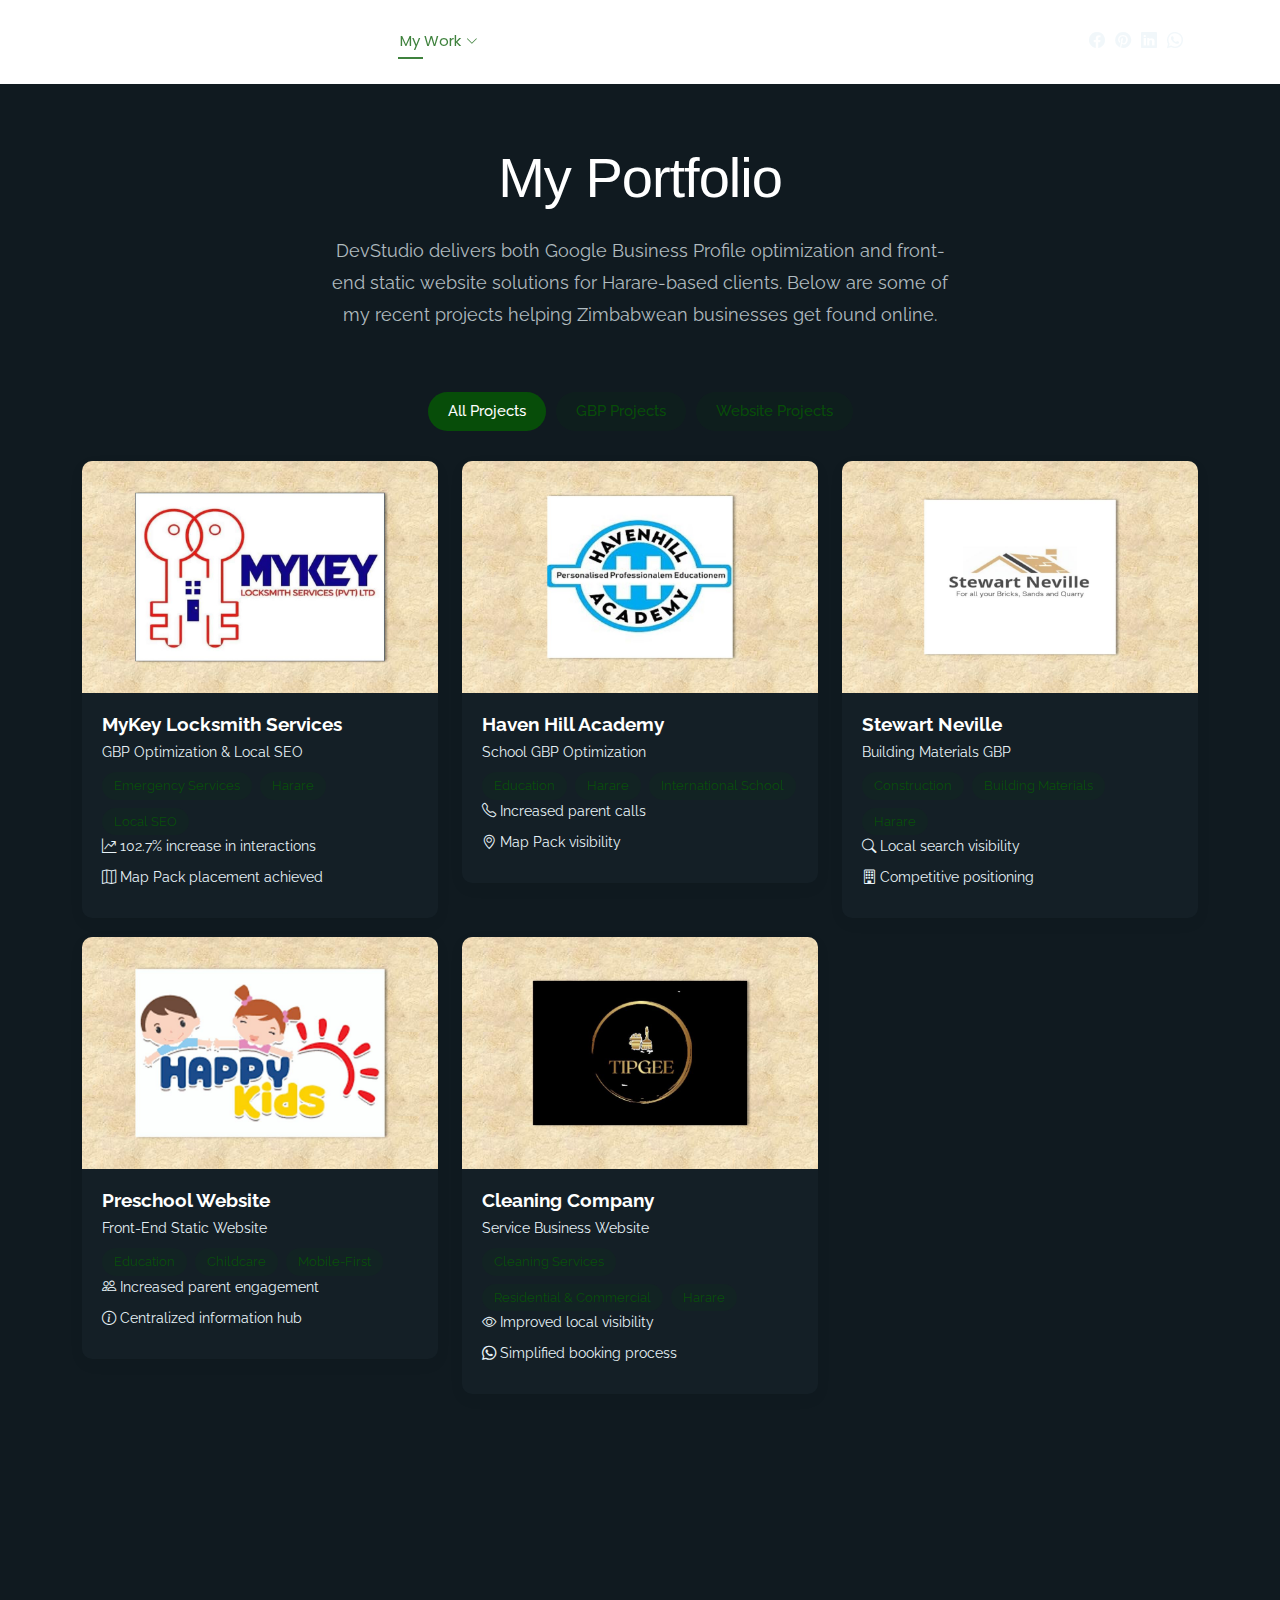
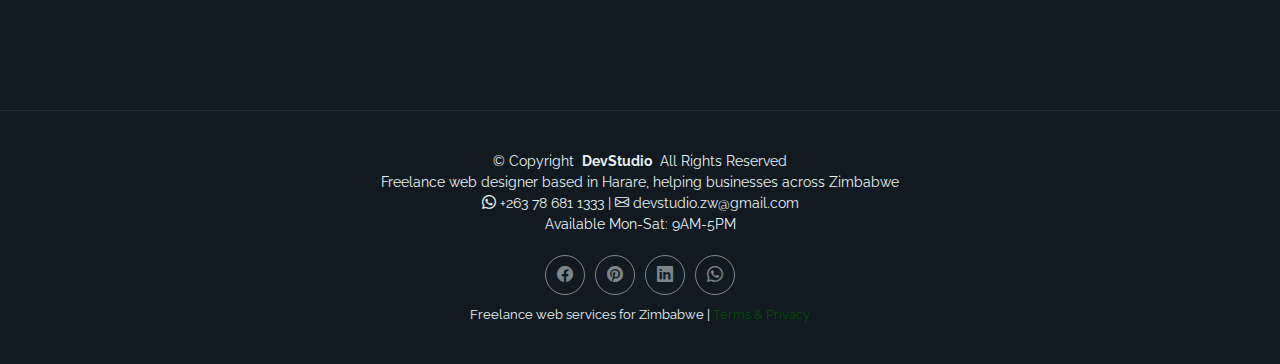
<file: portfolio.html>
<!DOCTYPE html>
<html lang="en">

<head>
  <!-- Google Analytics -->
  <script async src="https://www.googletagmanager.com/gtag/js?id=G-WW7FT0DCQF"></script>
  <script>
    window.dataLayer = window.dataLayer || [];
    function gtag(){dataLayer.push(arguments);}
    gtag('js', new Date());
    gtag('config', 'G-WW7FT0DCQF');
  </script>
  
  <!-- Social Preview Meta Tags -->
  <meta property="og:title" content="My Portfolio - DevStudio Freelance Web Design Projects Harare">
  <meta property="og:description" content="Google Business Profile optimization and website design projects for Harare businesses. See real results from MyKey Locksmith, Haven Hill Academy, and more.">
  <meta property="og:image" content="assets/img/profile/profile-square-11.webp">
  <meta property="og:url" content="https://devstudio.co.zw/portfolio.html">
  <meta property="og:type" content="website">
  <meta name="twitter:card" content="summary_large_image">
  <meta name="twitter:title" content="My Portfolio - DevStudio Freelance Web Design Projects Harare">
  <meta name="twitter:description" content="Google Business Profile optimization and website design projects for Harare businesses. See real results from MyKey Locksmith, Haven Hill Academy, and more.">
  <meta name="twitter:image" content="assets/img/profile/profile-square-11.webp">

  <meta charset="utf-8">
  <meta content="width=device-width, initial-scale=1.0" name="viewport">
  <title>My Portfolio - DevStudio Freelance Web Design Projects Harare</title>
  <meta name="description" content="See my Google Business Profile optimization and website design projects for Harare businesses. Real results for local Zimbabwean companies.">
  <meta name="keywords" content="portfolio web designer Harare, GBP optimization projects Zimbabwe, website design examples Harare, local SEO case studies">

  <!-- Favicons -->
  <link href="assets/img/favicon.png" rel="icon">
  <link href="assets/img/apple-touch-icon.png" rel="apple-touch-icon">

  <!-- Fonts -->
  <link href="https://fonts.googleapis.com" rel="preconnect">
  <link href="https://fonts.gstatic.com" rel="preconnect" crossorigin>
  <link href="https://fonts.googleapis.com/css2?family=Roboto:ital,wght@0,100;0,300;0,400;0,500;0,700;0,900;1,100;1,300;1,400;1,500;1,700;1,900&family=Poppins:ital,wght@0,100;0,200;0,300;0,400;0,500;0,600;0,700;0,800;0,900;1,100;1,200;1,300;1,400;1,500;1,600;1,700;1,800;1,900&family=Raleway:ital,wght@0,100;0,200;0,300;0,400;0,500;0,600;0,700;0,800;0,900;1,100;1,200;1,300;1,400;1,500;1,600;1,700;1,800;1,900&display=swap" rel="stylesheet">

  <!-- Vendor CSS Files -->
  <link href="assets/vendor/bootstrap/css/bootstrap.min.css" rel="stylesheet">
  <link href="assets/vendor/bootstrap-icons/bootstrap-icons.css" rel="stylesheet">
  <link href="assets/vendor/aos/aos.css" rel="stylesheet">
  <link href="assets/vendor/swiper/swiper-bundle.min.css" rel="stylesheet">
  <link href="assets/vendor/glightbox/css/glightbox.min.css" rel="stylesheet">

  <!-- Main CSS File -->
  <link href="assets/css/main.css" rel="stylesheet">

</head>

<body class="portfolio-page">

  <header id="header" class="header d-flex align-items-center light-background sticky-top">
    <div class="container position-relative d-flex align-items-center justify-content-between">

      <nav id="navmenu" class="navmenu">
        <ul>
          <li><a href="index.html" >Home</a></li>
          <li><a href="about.html">About Me</a></li>
          <li class="dropdown">
            <a href="services.html"><span>My Services</span> <i class="bi bi-chevron-down toggle-dropdown"></i></a>
            <ul>
              <li><a href="services.localseo.html">Local SEO</a></li>
              <li><a href="services.webdesign.html">Website Design</a></li>
              <li><a href="services.gbp.html">Google Business Profile</a></li>
            </ul>
          </li>
          <li class="dropdown">
            <a href="portfolio.html" class="active"><span>My Work</span> <i class="bi bi-chevron-down toggle-dropdown"></i></a>
            <ul>
              <li><a href="portfolio.mykey.html">MyKey Project</a></li>
              <li><a href="portfolio.havenhill.html">Havenhill Project</a></li>
              <li><a href="portfolio.stewartneville.html">Stewart Neville Project</a></li>
            </ul>
          </li>
          <li><a href="pricing.privacy.terms.html">Pricing &amp; Terms</a></li>
          <li><a href="testimonials.faq.html">Client Feedback &amp; FAQ</a></li>
          <li><a href="https://blog.devstudio.co.zw" target="_blank">My Blog</a></li>
          <li><a href="contact.html">Contact Me</a></li>
        </ul>
        <i class="mobile-nav-toggle d-xl-none bi bi-list"></i>
      </nav>

      <div class="header-social-links">
        <a href="https://www.facebook.com/profile.php?id=61579055335130" class="facebook"><i class="bi bi-facebook"></i></a>
        <a href="https://www.pinterest.com/devstudiozw/" class="pinterest"><i class="bi bi-pinterest"></i></a>
        <a href="https://www.linkedin.com/in/devstdiozw" class="linkedin"><i class="bi bi-linkedin"></i></a>
        <a href="https://wa.me/+263786811333" class="whatsapp"><i class="bi bi-whatsapp"></i></a>
      </div>

    </div>
  </header>

  <main class="main">

    <!-- Portfolio Section -->
    <section id="portfolio" class="portfolio section">

      <!-- Section Title -->
      <div class="container section-title" data-aos="fade-up">
        <h2>My Portfolio</h2>
        <p>DevStudio delivers both Google Business Profile optimization and front-end static website solutions for Harare-based clients. Below are some of my recent projects helping Zimbabwean businesses get found online.</p>
      </div><!-- End Section Title -->

      <div class="container" data-aos="fade-up" data-aos-delay="100">

        <div class="isotope-layout" data-default-filter="*" data-layout="masonry" data-sort="original-order">
          <ul class="portfolio-filters isotope-filters" data-aos="fade-up" data-aos-delay="200">
            <li data-filter="*" class="filter-active">All Projects</li>
            <li data-filter=".filter-gbp">GBP Projects</li>
            <li data-filter=".filter-website">Website Projects</li>
          </ul><!-- End Portfolio Filters -->

          <div class="row gy-4 isotope-container" data-aos="fade-up" data-aos-delay="300">
            
            <!-- MyKey Locksmith Services -->
            <div class="col-lg-4 col-md-6 portfolio-item isotope-item filter-gbp">
              <div class="portfolio-card">
                <div class="portfolio-img">
                  <img src="assets/img/portfolio/mykey.jpg" alt="MyKey Locksmith Services - Google Business Profile Project" class="img-fluid">
                  <div class="portfolio-overlay">
                    <a href="assets/img/portfolio/mykey.jpg" class="glightbox portfolio-lightbox"><i class="bi bi-plus"></i></a>
                    <a href="portfolio.mykey.html" class="portfolio-details-link"><i class="bi bi-link"></i></a>
                  </div>
                </div>
                <div class="portfolio-info">
                  <h4>MyKey Locksmith Services</h4>
                  <p>GBP Optimization &amp; Local SEO</p>
                  <div class="portfolio-tags">
                    <span>Emergency Services</span>
                    <span>Harare</span>
                    <span>Local SEO</span>
                  </div>
                  <div class="portfolio-outcomes">
                    <p><i class="bi bi-graph-up-arrow"></i> 102.7% increase in interactions</p>
                    <p><i class="bi bi-map"></i> Map Pack placement achieved</p>
                  </div>
                </div>
              </div>
            </div>

            <!-- Haven Hill Academy -->
            <div class="col-lg-4 col-md-6 portfolio-item isotope-item filter-gbp">
              <div class="portfolio-card">
                <div class="portfolio-img">
                  <img src="assets/img/portfolio/havenhill.jpg" alt="Haven Hill Academy International School - GBP Project" class="img-fluid">
                  <div class="portfolio-overlay">
                    <a href="assets/img/portfolio/havenhill.jpg" class="glightbox portfolio-lightbox"><i class="bi bi-plus"></i></a>
                    <a href="portfolio.havenhill.html" class="portfolio-details-link"><i class="bi bi-link"></i></a>
                  </div>
                </div>
                <div class="portfolio-info">
                  <h4>Haven Hill Academy</h4>
                  <p>School GBP Optimization</p>
                  <div class="portfolio-tags">
                    <span>Education</span>
                    <span>Harare</span>
                    <span>International School</span>
                  </div>
                  <div class="portfolio-outcomes">
                    <p><i class="bi bi-telephone"></i> Increased parent calls</p>
                    <p><i class="bi bi-geo-alt"></i> Map Pack visibility</p>
                  </div>
                </div>
              </div>
            </div>

            <!-- Stewart Neville -->
            <div class="col-lg-4 col-md-6 portfolio-item isotope-item filter-gbp">
              <div class="portfolio-card">
                <div class="portfolio-img">
                  <img src="assets/img/portfolio/stewartneville.jpg" alt="Stewart Neville - Bricks & Building Materials GBP Project" class="img-fluid">
                  <div class="portfolio-overlay">
                    <a href="assets/img/portfolio/stewartneville.jpg" class="glightbox portfolio-lightbox"><i class="bi bi-plus"></i></a>
                    <a href="portfolio.stewartneville.html" class="portfolio-details-link"><i class="bi bi-link"></i></a>
                  </div>
                </div>
                <div class="portfolio-info">
                  <h4>Stewart Neville</h4>
                  <p>Building Materials GBP</p>
                  <div class="portfolio-tags">
                    <span>Construction</span>
                    <span>Building Materials</span>
                    <span>Harare</span>
                  </div>
                  <div class="portfolio-outcomes">
                    <p><i class="bi bi-search"></i> Local search visibility</p>
                    <p><i class="bi bi-building"></i> Competitive positioning</p>
                  </div>
                </div>
              </div>
            </div>

            <!-- Preschool Website -->
            <div class="col-lg-4 col-md-6 portfolio-item isotope-item filter-website">
              <div class="portfolio-card">
                <div class="portfolio-img">
                  <img src="assets/img/portfolio/preschool.jpg" alt="Preschool Website Design Project Harare" class="img-fluid">
                  <div class="portfolio-overlay">
                    <a href="assets/img/portfolio/preschool.jpg" class="glightbox portfolio-lightbox"><i class="bi bi-plus"></i></a>
                    <a href="#" class="portfolio-details-link"><i class="bi bi-link"></i></a>
                  </div>
                </div>
                <div class="portfolio-info">
                  <h4>Preschool Website</h4>
                  <p>Front-End Static Website</p>
                  <div class="portfolio-tags">
                    <span>Education</span>
                    <span>Childcare</span>
                    <span>Mobile-First</span>
                  </div>
                  <div class="portfolio-outcomes">
                    <p><i class="bi bi-people"></i> Increased parent engagement</p>
                    <p><i class="bi bi-info-circle"></i> Centralized information hub</p>
                  </div>
                </div>
              </div>
            </div>

            <!-- Cleaning Company Website -->
            <div class="col-lg-4 col-md-6 portfolio-item isotope-item filter-website">
              <div class="portfolio-card">
                <div class="portfolio-img">
                  <img src="assets/img/portfolio/cleaning.jpg" alt="Cleaning Company Website Design Harare" class="img-fluid">
                  <div class="portfolio-overlay">
                    <a href="assets/img/portfolio/portfolio-5.webp" class="glightbox portfolio-lightbox"><i class="bi bi-plus"></i></a>
                    <a href="#" class="portfolio-details-link"><i class="bi bi-link"></i></a>
                  </div>
                </div>
                <div class="portfolio-info">
                  <h4>Cleaning Company</h4>
                  <p>Service Business Website</p>
                  <div class="portfolio-tags">
                    <span>Cleaning Services</span>
                    <span>Residential & Commercial</span>
                    <span>Harare</span>
                  </div>
                  <div class="portfolio-outcomes">
                    <p><i class="bi bi-eye"></i> Improved local visibility</p>
                    <p><i class="bi bi-whatsapp"></i> Simplified booking process</p>
                  </div>
                </div>
              </div>
            </div>

          </div><!-- End Portfolio Items Container -->

        </div>

        <!-- Portfolio Summary Section -->
        <div class="portfolio-summary mt-5" data-aos="fade-up" data-aos-delay="400">
          <div class="row align-items-center">
            <div class="col-lg-8">
              <h3>What My Portfolio Shows</h3>
              <p><strong>Google Business Profile Projects</strong> demonstrate measurable growth in local visibility, calls, directions, and Map Pack presence for Harare businesses across different industries.</p>
              <p><strong>Website Projects</strong> provide mobile-first, fast-loading platforms for professional presentation, program information, and service engagement for local Zimbabwean companies.</p>
              <p>Together, these projects show complete digital solutions for local businesses looking to establish or improve their online presence in Harare.</p>
            </div>
            <div class="col-lg-4 text-center">
              <div class="cta-box">
                <h4>Ready for Your Project?</h4>
                <p>Let's discuss how I can help your Harare business get found online.</p>
                <a href="contact.html" class="btn btn-primary mt-3">Start Your Project</a>
              </div>
            </div>
          </div>
        </div>

      </div>

    </section><!-- /Portfolio Section -->

  </main>

  <footer id="footer" class="footer">

    <div class="container">
      <div class="copyright text-center ">
        <p>© <span>Copyright</span> <strong class="px-1">DevStudio</strong> <span>All Rights Reserved<br></span></p>
        <p>Freelance web designer based in Harare, helping businesses across Zimbabwe</p>
      </div>
      <div class="contact-footer text-center">
        <p><i class="bi bi-whatsapp"></i> +263 78 681 1333 | <i class="bi bi-envelope"></i> devstudio.zw@gmail.com</p>
        <p>Available Mon-Sat: 9AM-5PM</p>
      </div>
      <div class="social-links d-flex justify-content-center">
        <a href="https://www.facebook.com/profile.php?id=61579055335130"><i class="bi bi-facebook"></i></a>
        <a href="https://www.pinterest.com/devstudiozw/"><i class="bi bi-pinterest"></i></a>
        <a href="https://www.linkedin.com/in/devstdiozw"><i class="bi bi-linkedin"></i></a>
        <a href="https://wa.me/+263786811333"><i class="bi bi-whatsapp"></i></a>
      </div>
      <div class="credits text-center">
        <p>Freelance web services for Zimbabwe | <a href="pricing.privacy.terms.html">Terms &amp; Privacy</a></p>
      </div>
    </div>

  </footer>

  <!-- Scroll Top -->
  <a href="#" id="scroll-top" class="scroll-top d-flex align-items-center justify-content-center"><i class="bi bi-arrow-up-short"></i></a>

  <!-- Preloader -->
  <div id="preloader"></div>

  <!-- Vendor JS Files -->
  <script src="assets/vendor/bootstrap/js/bootstrap.bundle.min.js"></script>
  <script src="assets/vendor/php-email-form/validate.js"></script>
  <script src="assets/vendor/aos/aos.js"></script>
  <script src="assets/vendor/typed.js/typed.umd.js"></script>
  <script src="assets/vendor/waypoints/noframework.waypoints.js"></script>
  <script src="assets/vendor/purecounter/purecounter_vanilla.js"></script>
  <script src="assets/vendor/swiper/swiper-bundle.min.js"></script>
  <script src="assets/vendor/imagesloaded/imagesloaded.pkgd.min.js"></script>
  <script src="assets/vendor/isotope-layout/isotope.pkgd.min.js"></script>
  <script src="assets/vendor/glightbox/js/glightbox.min.js"></script>

  <!-- Main JS File -->
  <script src="assets/js/main.js"></script>

</body>

</html>
</file>
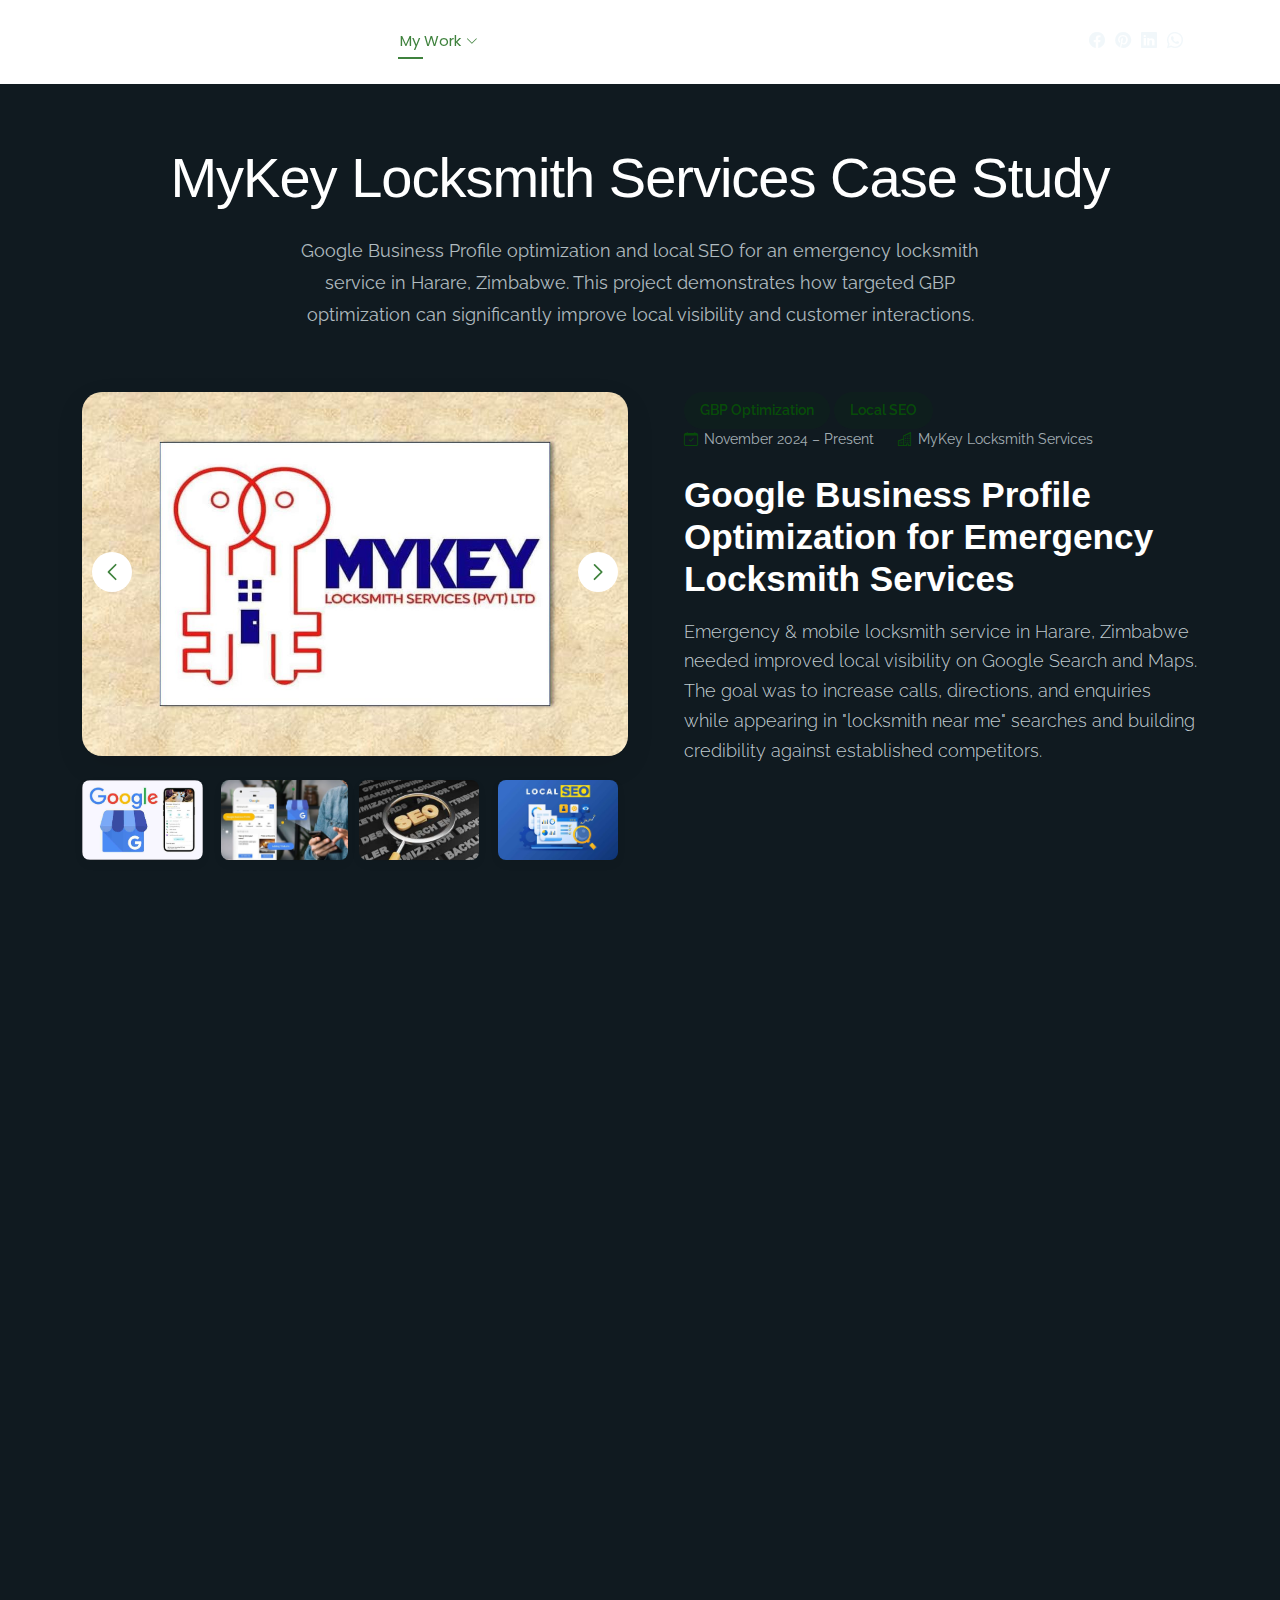
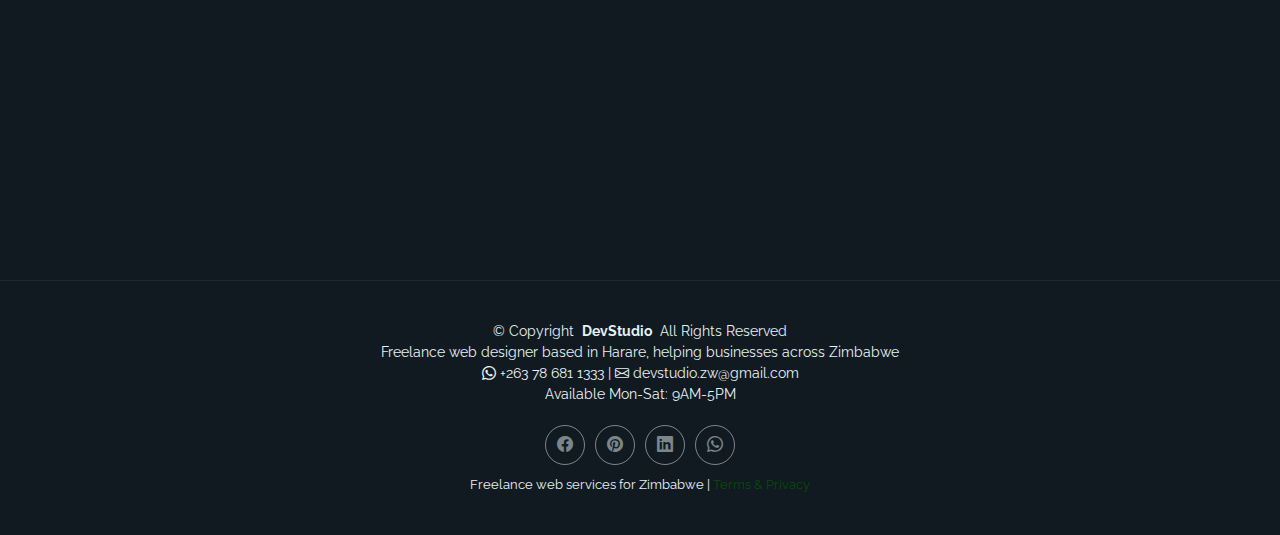
<file: portfolio.mykey.html>
<!DOCTYPE html>
<html lang="en">

<head>
  <!-- Google Analytics -->
  <script async src="https://www.googletagmanager.com/gtag/js?id=G-WW7FT0DCQF"></script>
  <script>
    window.dataLayer = window.dataLayer || [];
    function gtag(){dataLayer.push(arguments);}
    gtag('js', new Date());
    gtag('config', 'G-WW7FT0DCQF');
  </script>
  
  <!-- Social Preview Meta Tags -->
  <meta property="og:title" content="MyKey Locksmith Services Case Study - DevStudio GBP Optimization">
  <meta property="og:description" content="GBP optimization for MyKey Locksmith in Harare: 102.7% increase in interactions, Map Pack placement, improved local search visibility.">
  <meta property="og:image" content="assets/img/profile/profile-square-11.webp">
  <meta property="og:url" content="https://devstudio.co.zw/portfolio.mykey.html">
  <meta property="og:type" content="website">
  <meta name="twitter:card" content="summary_large_image">
  <meta name="twitter:title" content="MyKey Locksmith Services Case Study - DevStudio GBP Optimization">
  <meta name="twitter:description" content="GBP optimization for MyKey Locksmith in Harare: 102.7% increase in interactions, Map Pack placement, improved local search visibility.">
  <meta name="twitter:image" content="assets/img/profile/profile-square-11.webp">

  <meta charset="utf-8">
  <meta content="width=device-width, initial-scale=1.0" name="viewport">
  <title>MyKey Locksmith Services Case Study - DevStudio GBP Optimization Harare</title>
  <meta name="description" content="Case study: Google Business Profile optimization for MyKey Locksmith Services in Harare. 102.7% increase in interactions, Map Pack placement achieved.">
  <meta name="keywords" content="MyKey Locksmith case study, GBP optimization Harare, local SEO Zimbabwe, locksmith Google Business Profile, Harare emergency services SEO">

  <!-- Favicons -->
  <link href="assets/img/favicon.png" rel="icon">
  <link href="assets/img/apple-touch-icon.png" rel="apple-touch-icon">

  <!-- Fonts -->
  <link href="https://fonts.googleapis.com" rel="preconnect">
  <link href="https://fonts.gstatic.com" rel="preconnect" crossorigin>
  <link href="https://fonts.googleapis.com/css2?family=Roboto:ital,wght@0,100;0,300;0,400;0,500;0,700;0,900;1,100;1,300;1,400;1,500;1,700;1,900&family=Poppins:ital,wght@0,100;0,200;0,300;0,400;0,500;0,600;0,700;0,800;0,900;1,100;1,200;1,300;1,400;1,500;1,600;1,700;1,800;1,900&family=Raleway:ital,wght@0,100;0,200;0,300;0,400;0,500;0,600;0,700;0,800;0,900;1,100;1,200;1,300;1,400;1,500;1,600;1,700;1,800;1,900&display=swap" rel="stylesheet">

  <!-- Vendor CSS Files -->
  <link href="assets/vendor/bootstrap/css/bootstrap.min.css" rel="stylesheet">
  <link href="assets/vendor/bootstrap-icons/bootstrap-icons.css" rel="stylesheet">
  <link href="assets/vendor/aos/aos.css" rel="stylesheet">
  <link href="assets/vendor/swiper/swiper-bundle.min.css" rel="stylesheet">
  <link href="assets/vendor/glightbox/css/glightbox.min.css" rel="stylesheet">

  <!-- Main CSS File -->
  <link href="assets/css/main.css" rel="stylesheet">

</head>

<body class="portfolio-details-page">

  <header id="header" class="header d-flex align-items-center light-background sticky-top">
    <div class="container position-relative d-flex align-items-center justify-content-between">

      <nav id="navmenu" class="navmenu">
        <ul>
          <li><a href="index.html" >Home</a></li>
          <li><a href="about.html">About Me</a></li>
          <li class="dropdown">
            <a href="services.html"><span>My Services</span> <i class="bi bi-chevron-down toggle-dropdown"></i></a>
            <ul>
              <li><a href="services.localseo.html">Local SEO</a></li>
              <li><a href="services.webdesign.html">Website Design</a></li>
              <li><a href="services.gbp.html">Google Business Profile</a></li>
            </ul>
          </li>
          <li class="dropdown">
            <a href="portfolio.html" class="active"><span>My Work</span> <i class="bi bi-chevron-down toggle-dropdown"></i></a>
            <ul>
              <li><a href="portfolio.mykey.html">MyKey Project</a></li>
              <li><a href="portfolio.havenhill.html">Havenhill Project</a></li>
              <li><a href="portfolio.stewartneville.html">Stewart Neville Project</a></li>
            </ul>
          </li>
          <li><a href="pricing.privacy.terms.html">Pricing &amp; Terms</a></li>
          <li><a href="testimonials.faq.html">Client Feedback &amp; FAQ</a></li>
          <li><a href="https://blog.devstudio.co.zw" target="_blank">My Blog</a></li>
          <li><a href="contact.html">Contact Me</a></li>
        </ul>
        <i class="mobile-nav-toggle d-xl-none bi bi-list"></i>
      </nav>

      <div class="header-social-links">
        <a href="https://www.facebook.com/profile.php?id=61579055335130" class="facebook"><i class="bi bi-facebook"></i></a>
        <a href="https://www.pinterest.com/devstudiozw/" class="pinterest"><i class="bi bi-pinterest"></i></a>
        <a href="https://www.linkedin.com/in/devstdiozw" class="linkedin"><i class="bi bi-linkedin"></i></a>
        <a href="https://wa.me/+263786811333" class="whatsapp"><i class="bi bi-whatsapp"></i></a>
      </div>

    </div>
  </header>

  <main class="main">

    <!-- Portfolio Details Section -->
    <section id="portfolio-details" class="portfolio-details section">

      <!-- Section Title -->
      <div class="container section-title" data-aos="fade-up">
        <h2>MyKey Locksmith Services Case Study</h2>
        <p>Google Business Profile optimization and local SEO for an emergency locksmith service in Harare, Zimbabwe. This project demonstrates how targeted GBP optimization can significantly improve local visibility and customer interactions.</p>
      </div><!-- End Section Title -->

      <div class="container" data-aos="fade-up" data-aos-delay="100">

        <div class="row gy-4">
          <div class="col-lg-6" data-aos="fade-right">
            <div class="portfolio-details-media">
              <div class="main-image">
                <div class="portfolio-details-slider swiper init-swiper" data-aos="zoom-in">
                  <script type="application/json" class="swiper-config">
                    {
                      "loop": true,
                      "speed": 1000,
                      "autoplay": {
                        "delay": 6000
                      },
                      "effect": "creative",
                      "creativeEffect": {
                        "prev": {
                          "shadow": true,
                          "translate": [0, 0, -400]
                        },
                        "next": {
                          "translate": ["100%", 0, 0]
                        }
                      },
                      "slidesPerView": 1,
                      "navigation": {
                        "nextEl": ".swiper-button-next",
                        "prevEl": ".swiper-button-prev"
                      }
                    }
                  </script>
                  <div class="swiper-wrapper">
                    <div class="swiper-slide">
                      <img src="assets/img/portfolio/mykey.jpg" alt="MyKey Locksmith Services Google Business Profile" class="img-fluid">
                    </div>
                    <div class="swiper-slide">
                      <img src="assets/img/portfolio/mykey02.jpg" alt="November 2025 veiws and interactions overview" class="img-fluid">
                    </div>
                    <div class="swiper-slide">
                      <img src="assets/img/portfolio/mykey03.jpg" alt="December 2025 veiws and interactions overview" class="img-fluid">
                    </div>
                  </div>
                  <div class="swiper-button-prev"></div>
                  <div class="swiper-button-next"></div>
                </div>
              </div>

              <div class="thumbnail-grid" data-aos="fade-up" data-aos-delay="200">
                <div class="row g-2 mt-3">
                  <div class="col-3">
                    <img src="assets/img/portfolio/001.jpg" alt="Before optimization - locksmith search results" class="img-fluid glightbox">
                  </div>
                  <div class="col-3">
                    <img src="assets/img/portfolio/002.jpg" alt="After optimization - improved visibility" class="img-fluid glightbox">
                  </div>
                  <div class="col-3">
                    <img src="assets/img/portfolio/003.jpg" alt="Mobile search results for emergency locksmith" class="img-fluid glightbox">
                  </div>
                  <div class="col-3">
                    <img src="assets/img/portfolio/004.jpg" alt="Google Maps positioning for Harare locksmiths" class="img-fluid glightbox">
                  </div>
                </div>
              </div>

              <div class="tech-stack-badges" data-aos="fade-up" data-aos-delay="300">
                <span>Google Business Profile</span>
                <span>Local SEO</span>
                <span>Map Pack Optimization</span>
                <span>Voice Search</span>
                <span>Mobile-First</span>
              </div>
            </div>
          </div>

          <div class="col-lg-6" data-aos="fade-left">
            <div class="portfolio-details-content">
              <div class="project-meta">
                <div class="badge-wrapper">
                  <span class="project-badge">GBP Optimization</span>
                  <span class="project-badge">Local SEO</span>
                </div>
                <div class="date-client">
                  <div class="meta-item">
                    <i class="bi bi-calendar-check"></i>
                    <span>November 2024 – Present</span>
                  </div>
                  <div class="meta-item">
                    <i class="bi bi-buildings"></i>
                    <span>MyKey Locksmith Services</span>
                  </div>
                </div>
              </div>

              <h2 class="project-title">Google Business Profile Optimization for Emergency Locksmith Services</h2>

              <div class="project-overview">
                <p class="lead">
                  Emergency & mobile locksmith service in Harare, Zimbabwe needed improved local visibility on Google Search and Maps. The goal was to increase calls, directions, and enquiries while appearing in "locksmith near me" searches and building credibility against established competitors.
                </p>

                <div class="accordion project-accordion" id="portfolio-details-projectAccordion">
                  <div class="accordion-item" data-aos="fade-up">
                    <h2 class="accordion-header">
                      <button class="accordion-button" type="button" data-bs-toggle="collapse" data-bs-target="#portfolio-details-collapse-1" aria-expanded="true" aria-controls="collapseOne">
                        <i class="bi bi-bullseye me-2"></i> Project Objectives
                      </button>
                    </h2>
                    <div id="portfolio-details-collapse-1" class="accordion-collapse collapse show" data-bs-parent="#portfolio-details-projectAccordion">
                      <div class="accordion-body" style="color: white;">
                        <ul>
                          <li>Improve local visibility on Google Search and Maps in Harare</li>
                          <li>Increase calls, directions, and enquiries for emergency locksmith services</li>
                          <li>Appear in "locksmith near me" and emergency service searches</li>
                          <li>Build credibility against established competitors in the Harare market</li>
                          <li>Setup the Ai and Voice Search foundation discovery for mobile users</li>
                        </ul>
                      </div>
                    </div>
                  </div>

                  <div class="accordion-item" data-aos="fade-up" data-aos-delay="100">
                    <h2 class="accordion-header">
                      <button class="accordion-button collapsed" type="button" data-bs-toggle="collapse" data-bs-target="#portfolio-details-collapse-2" aria-expanded="false" aria-controls="collapseTwo">
                        <i class="bi bi-gear me-2"></i> Scope of Work
                      </button>
                    </h2>
                    <div id="portfolio-details-collapse-2" class="accordion-collapse collapse" data-bs-parent="#portfolio-details-projectAccordion">
                      <div class="accordion-body" style="color: white;">
                        <ul>
                          <li><strong>GBP Optimization:</strong> Complete category optimization, service descriptions, profile completeness, professional photos, 24-hour service emphasis</li>
                          <li><strong>Local Relevance:</strong> Harare suburb targeting, emergency service keywords, mobile-first optimization</li>
                          <li><strong>Multi-platform Visibility:</strong> Optimization for Google Search, Maps, AI mode, and voice search</li>
                          <li><strong>Monitoring & Analytics:</strong> Tracking calls, directions, website clicks, and daily interactions</li>
                          <li><strong>Competitive Analysis:</strong> Positioning against established locksmith services in Harare</li>
                        </ul>
                      </div>
                    </div>
                  </div>

                  <div class="accordion-item" data-aos="fade-up" data-aos-delay="200">
                    <h2 class="accordion-header">
                      <button class="accordion-button collapsed" type="button" data-bs-toggle="collapse" data-bs-target="#portfolio-details-collapse-3" aria-expanded="false" aria-controls="collapseThree">
                        <i class="bi bi-graph-up me-2"></i> Results & Outcomes
                      </button>
                    </h2>
                    <div id="portfolio-details-collapse-3" class="accordion-collapse collapse" data-bs-parent="#portfolio-details-projectAccordion">
                      <div class="accordion-body" style="color: white;">
                        <h5>Immediate Impact (November 2024):</h5>
                        <ul>
                          <li>75 interactions (+102.7% increase)</li>
                          <li>144 profile views (+22% increase)</li>
                          <li>Improved mobile-first CTA buttons (WhatsApp, call, directions)</li>
                        </ul>
                        
                        <h5>December 2024 Progress:</h5>
                        <ul>
                          <li>346 profile views maintained</li>
                          <li>46 high-intent interactions</li>
                          <li>Consistent Map Pack placement alongside established competitors</li>
                          <li>Appears in "locksmith near me" searches throughout Harare</li>
                        </ul>
                        
                        <h5>Long-term Positioning:</h5>
                        <ul>
                          <li>Voice search readiness strengthens AI-assisted discoverability</li>
                          <li>Measurable growth in high-intent engagement</li>
                          <li>Continued maintenance supports Map Pack dominance</li>
                        </ul>
                      </div>
                    </div>
                  </div>
                </div>
              </div>

              <div class="project-features" data-aos="fade-up" data-aos-delay="300">
                <h3><i class="bi bi-stars"></i> Key Achievements</h3>
                <div class="row g-3">
                  <div class="col-md-6">
                    <ul class="feature-list">
                      <li><i class="bi bi-check2-circle"></i> 102.7% increase in interactions</li>
                      <li><i class="bi bi-check2-circle"></i> Consistent Map Pack placement</li>
                      <li><i class="bi bi-check2-circle"></i> Mobile-first optimization</li>
                    </ul>
                  </div>
                  <div class="col-md-6">
                    <ul class="feature-list">
                      <li><i class="bi bi-check2-circle"></i> Voice search readiness</li>
                      <li><i class="bi bi-check2-circle"></i> Competitive positioning achieved</li>
                      <li><i class="bi bi-check2-circle"></i> 24/7 service visibility</li>
                    </ul>
                  </div>
                </div>
              </div>

              <div class="project-insights mt-4" data-aos="fade-up" data-aos-delay="400">
                <h4><i class="bi bi-lightbulb"></i> Insights & Long-Term Outlook</h4>
                <p>This project demonstrates that even emergency service businesses in competitive Harare markets can achieve significant local visibility through targeted GBP optimization. The combination of proper category selection, mobile-first optimization, and voice search readiness creates a strong foundation for ongoing growth.</p>
                <p>Ongoing maintenance ensures the business maintains its Map Pack positioning and continues to capture high-intent emergency service searches throughout Harare and surrounding suburbs.</p>
              </div>

              <div class="cta-buttons" data-aos="fade-up" data-aos-delay="500">
                <a href="services.gbp.html" class="btn-view-project">Get Similar Results</a>
                <a href="portfolio.havenhill.html" class="btn-next-project">Next Case Study <i class="bi bi-arrow-right"></i></a>
              </div>
            </div>
          </div>
        </div>

      </div>

    </section><!-- /Portfolio Details Section -->

  </main>

  <footer id="footer" class="footer">

    <div class="container">
      <div class="copyright text-center ">
        <p>© <span>Copyright</span> <strong class="px-1">DevStudio</strong> <span>All Rights Reserved<br></span></p>
        <p>Freelance web designer based in Harare, helping businesses across Zimbabwe</p>
      </div>
      <div class="contact-footer text-center">
        <p><i class="bi bi-whatsapp"></i> +263 78 681 1333 | <i class="bi bi-envelope"></i> devstudio.zw@gmail.com</p>
        <p>Available Mon-Sat: 9AM-5PM</p>
      </div>
      <div class="social-links d-flex justify-content-center">
        <a href="https://www.facebook.com/profile.php?id=61579055335130"><i class="bi bi-facebook"></i></a>
        <a href="https://www.pinterest.com/devstudiozw/"><i class="bi bi-pinterest"></i></a>
        <a href="https://www.linkedin.com/in/devstdiozw"><i class="bi bi-linkedin"></i></a>
        <a href="https://wa.me/+263786811333"><i class="bi bi-whatsapp"></i></a>
      </div>
      <div class="credits text-center">
        <p>Freelance web services for Zimbabwe | <a href="pricing.privacy.terms.html">Terms & Privacy</a></p>
      </div>
    </div>

  </footer>

  <!-- Scroll Top -->
  <a href="#" id="scroll-top" class="scroll-top d-flex align-items-center justify-content-center"><i class="bi bi-arrow-up-short"></i></a>

  <!-- Preloader -->
  <div id="preloader"></div>

  <!-- Vendor JS Files -->
  <script src="assets/vendor/bootstrap/js/bootstrap.bundle.min.js"></script>
  <script src="assets/vendor/php-email-form/validate.js"></script>
  <script src="assets/vendor/aos/aos.js"></script>
  <script src="assets/vendor/typed.js/typed.umd.js"></script>
  <script src="assets/vendor/waypoints/noframework.waypoints.js"></script>
  <script src="assets/vendor/purecounter/purecounter_vanilla.js"></script>
  <script src="assets/vendor/swiper/swiper-bundle.min.js"></script>
  <script src="assets/vendor/imagesloaded/imagesloaded.pkgd.min.js"></script>
  <script src="assets/vendor/isotope-layout/isotope.pkgd.min.js"></script>
  <script src="assets/vendor/glightbox/js/glightbox.min.js"></script>

  <!-- Main JS File -->
  <script src="assets/js/main.js"></script>

</body>

</html>
</file>
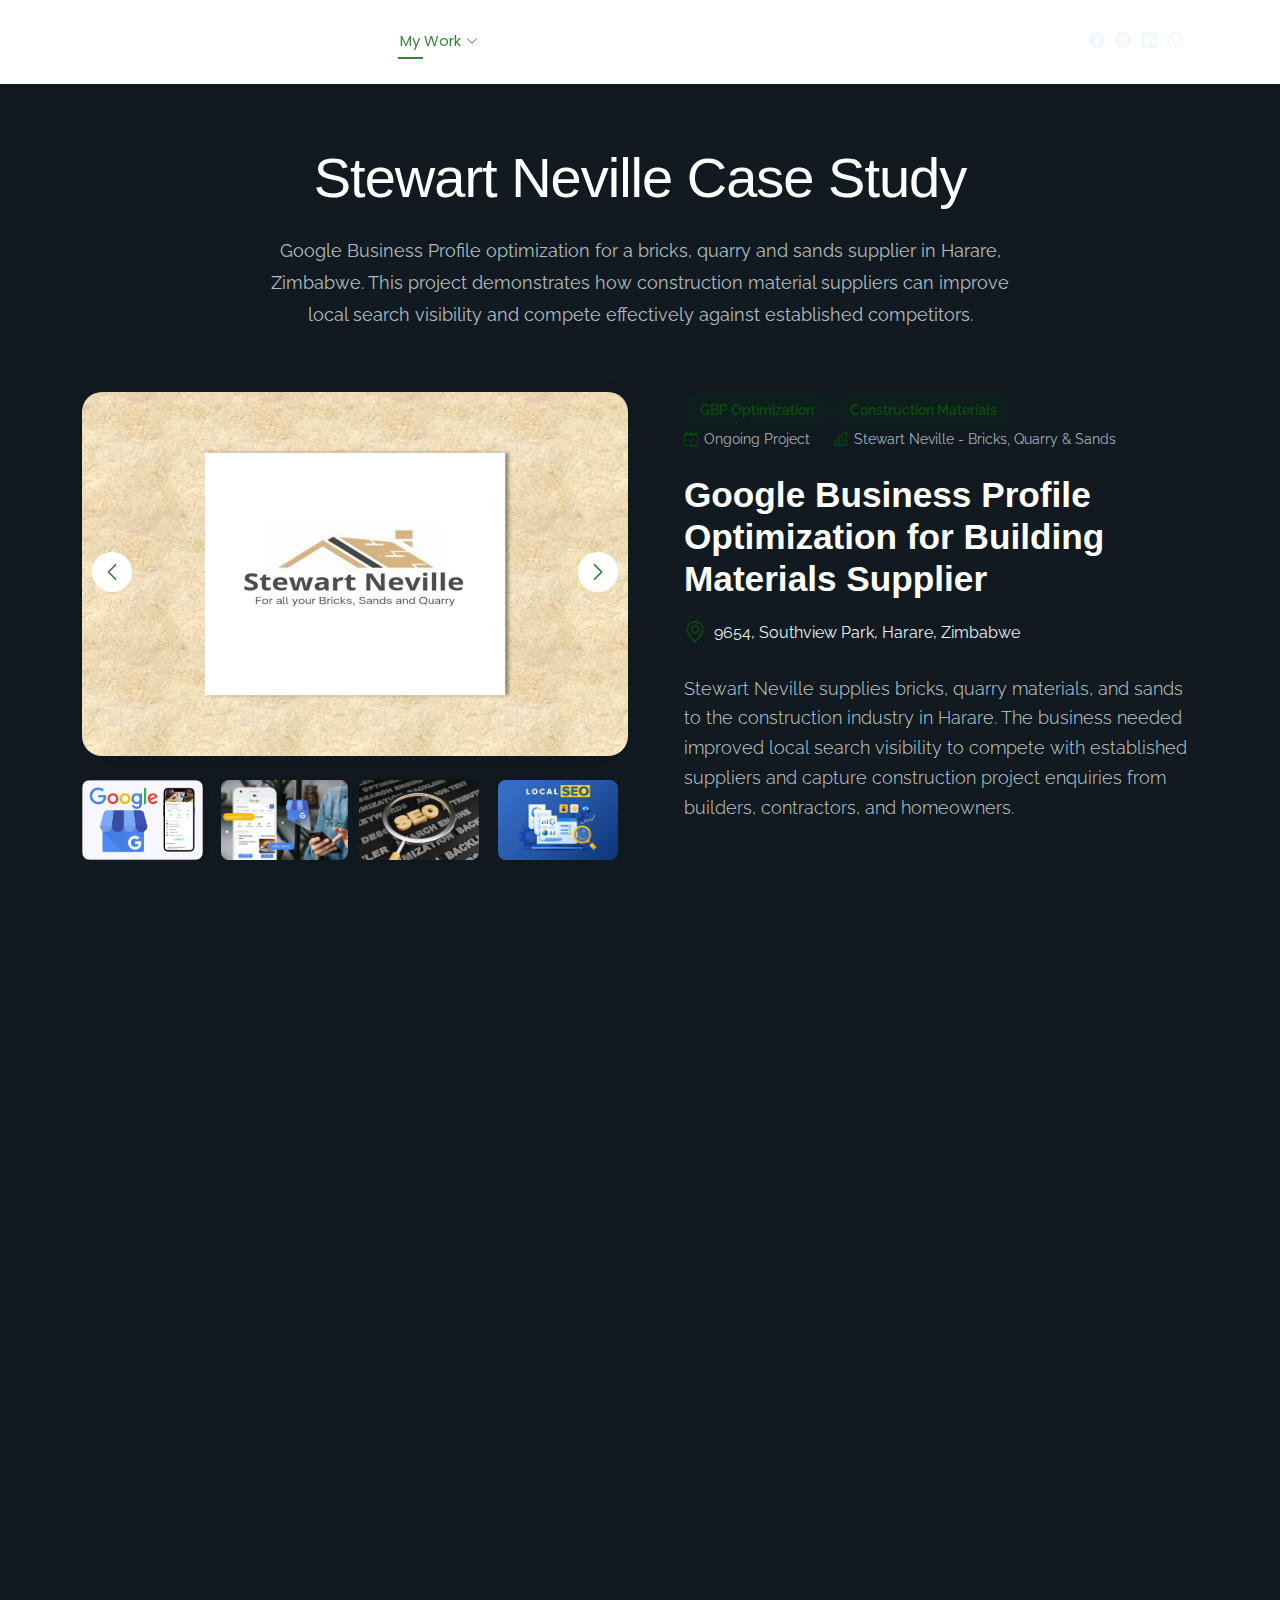
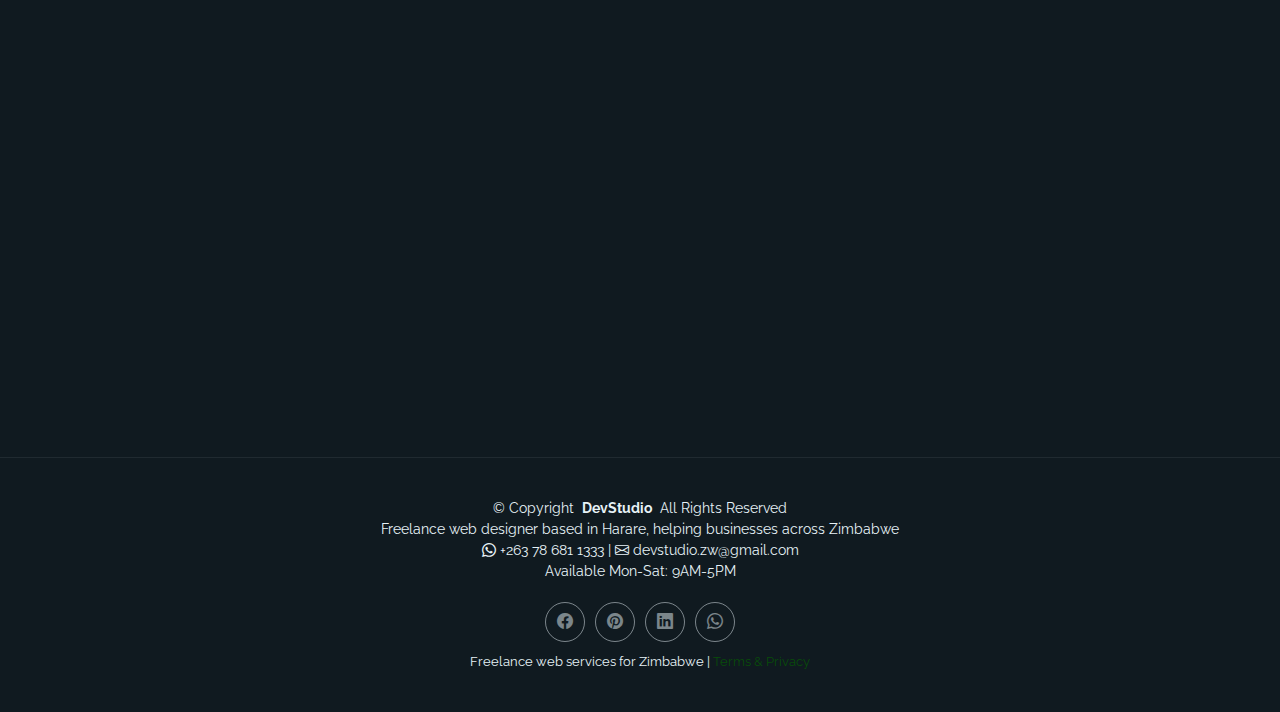
<file: portfolio.stewartneville.html>
<!DOCTYPE html>
<html lang="en">

<head>
  <!-- Google Analytics -->
  <script async src="https://www.googletagmanager.com/gtag/js?id=G-WW7FT0DCQF"></script>
  <script>
    window.dataLayer = window.dataLayer || [];
    function gtag(){dataLayer.push(arguments);}
    gtag('js', new Date());
    gtag('config', 'G-WW7FT0DCQF');
  </script>
  
  <!-- Social Preview Meta Tags -->
  <meta property="og:title" content="Stewart Neville Case Study - DevStudio Building Materials GBP Optimization">
  <meta property="og:description" content="GBP optimization for Stewart Neville bricks, quarry & sands supplier in Harare: Improved Map Pack visibility, competitive positioning in construction materials market.">
  <meta property="og:image" content="assets/img/profile/profile-square-11.webp">
  <meta property="og:url" content="https://devstudio.co.zw/portfolio.stewartneville.html">
  <meta property="og:type" content="website">
  <meta name="twitter:card" content="summary_large_image">
  <meta name="twitter:title" content="Stewart Neville Case Study - DevStudio Building Materials GBP Optimization">
  <meta name="twitter:description" content="GBP optimization for Stewart Neville bricks, quarry & sands supplier in Harare: Improved Map Pack visibility, competitive positioning in construction materials market.">
  <meta name="twitter:image" content="assets/img/profile/profile-square-11.webp">

  <meta charset="utf-8">
  <meta content="width=device-width, initial-scale=1.0" name="viewport">
  <title>Stewart Neville Case Study - DevStudio GBP Setup Harare</title>
  <meta name="description" content="Case study: Google Business Profile optimization for Stewart Neville bricks, quarry & sands supplier in Harare. Improved local search visibility for construction materials.">
  <meta name="keywords" content="Stewart Neville case study, building materials GBP optimization, bricks supplier SEO Zimbabwe, construction materials Google Business Profile, Harare quarry supplier">

  <!-- Favicons -->
  <link href="assets/img/favicon.png" rel="icon">
  <link href="assets/img/apple-touch-icon.png" rel="apple-touch-icon">

  <!-- Fonts -->
  <link href="https://fonts.googleapis.com" rel="preconnect">
  <link href="https://fonts.gstatic.com" rel="preconnect" crossorigin>
  <link href="https://fonts.googleapis.com/css2?family=Roboto:ital,wght@0,100;0,300;0,400;0,500;0,700;0,900;1,100;1,300;1,400;1,500;1,700;1,900&family=Poppins:ital,wght@0,100;0,200;0,300;0,400;0,500;0,600;0,700;0,800;0,900;1,100;1,200;1,300;1,400;1,500;1,600;1,700;1,800;1,900&family=Raleway:ital,wght@0,100;0,200;0,300;0,400;0,500;0,600;0,700;0,800;0,900;1,100;1,200;1,300;1,400;1,500;1,600;1,700;1,800;1,900&display=swap" rel="stylesheet">

  <!-- Vendor CSS Files -->
  <link href="assets/vendor/bootstrap/css/bootstrap.min.css" rel="stylesheet">
  <link href="assets/vendor/bootstrap-icons/bootstrap-icons.css" rel="stylesheet">
  <link href="assets/vendor/aos/aos.css" rel="stylesheet">
  <link href="assets/vendor/swiper/swiper-bundle.min.css" rel="stylesheet">
  <link href="assets/vendor/glightbox/css/glightbox.min.css" rel="stylesheet">

  <!-- Main CSS File -->
  <link href="assets/css/main.css" rel="stylesheet">

</head>

<body class="portfolio-details-page">

  <header id="header" class="header d-flex align-items-center light-background sticky-top">
    <div class="container position-relative d-flex align-items-center justify-content-between">

      <nav id="navmenu" class="navmenu">
        <ul>
          <li><a href="index.html" >Home</a></li>
          <li><a href="about.html">About Me</a></li>
          <li class="dropdown">
            <a href="services.html"><span>My Services</span> <i class="bi bi-chevron-down toggle-dropdown"></i></a>
            <ul>
              <li><a href="services.localseo.html">Local SEO</a></li>
              <li><a href="services.webdesign.html">Website Design</a></li>
              <li><a href="services.gbp.html">Google Business Profile</a></li>
            </ul>
          </li>
          <li class="dropdown">
            <a href="portfolio.html" class="active"><span>My Work</span> <i class="bi bi-chevron-down toggle-dropdown"></i></a>
            <ul>
              <li><a href="portfolio.mykey.html">MyKey Project</a></li>
              <li><a href="portfolio.havenhill.html">Havenhill Project</a></li>
              <li><a href="portfolio.stewartneville.html">Stewart Neville Project</a></li>
            </ul>
          </li>
          <li><a href="pricing.privacy.terms.html">Pricing &amp; Terms</a></li>
          <li><a href="testimonials.faq.html">Client Feedback &amp; FAQ</a></li>
          <li><a href="https://blog.devstudio.co.zw" target="_blank">My Blog</a></li>
          <li><a href="contact.html">Contact Me</a></li>
        </ul>
        <i class="mobile-nav-toggle d-xl-none bi bi-list"></i>
      </nav>

      <div class="header-social-links">
        <a href="https://www.facebook.com/profile.php?id=61579055335130" class="facebook"><i class="bi bi-facebook"></i></a>
        <a href="https://www.pinterest.com/devstudiozw/" class="pinterest"><i class="bi bi-pinterest"></i></a>
        <a href="https://www.linkedin.com/in/devstdiozw" class="linkedin"><i class="bi bi-linkedin"></i></a>
        <a href="https://wa.me/+263786811333" class="whatsapp"><i class="bi bi-whatsapp"></i></a>
      </div>

    </div>
  </header>

  <main class="main">

    <!-- Portfolio Details Section -->
    <section id="portfolio-details" class="portfolio-details section">

      <!-- Section Title -->
      <div class="container section-title" data-aos="fade-up">
        <h2>Stewart Neville Case Study</h2>
        <p>Google Business Profile optimization for a bricks, quarry and sands supplier in Harare, Zimbabwe. This project demonstrates how construction material suppliers can improve local search visibility and compete effectively against established competitors.</p>
      </div><!-- End Section Title -->

      <div class="container" data-aos="fade-up" data-aos-delay="100">

        <div class="row gy-4">
          <div class="col-lg-6" data-aos="fade-right">
            <div class="portfolio-details-media">
              <div class="main-image">
                <div class="portfolio-details-slider swiper init-swiper" data-aos="zoom-in">
                  <script type="application/json" class="swiper-config">
                    {
                      "loop": true,
                      "speed": 1000,
                      "autoplay": {
                        "delay": 6000
                      },
                      "effect": "creative",
                      "creativeEffect": {
                        "prev": {
                          "shadow": true,
                          "translate": [0, 0, -400]
                        },
                        "next": {
                          "translate": ["100%", 0, 0]
                        }
                      },
                      "slidesPerView": 1,
                      "navigation": {
                        "nextEl": ".swiper-button-next",
                        "prevEl": ".swiper-button-prev"
                      }
                    }
                  </script>
                  <div class="swiper-wrapper">
                    <div class="swiper-slide">
                      <img src="assets/img/portfolio/stewartneville.jpg" alt="Stewart Neville Building Materials Google Business Profile" class="img-fluid">
                    </div>
                    <div class="swiper-slide">
                      <img src="assets/img/portfolio/stewartneville02.jpg" alt="Construction materials search results in Harare" class="img-fluid">
                    </div>
                    <div class="swiper-slide">
                      <img src="assets/img/portfolio/stewartneville03.jpg" alt="Bricks supplier Map Pack visibility" class="img-fluid">
                    </div>
                  </div>
                  <div class="swiper-button-prev"></div>
                  <div class="swiper-button-next"></div>
                </div>
              </div>

              <div class="thumbnail-grid" data-aos="fade-up" data-aos-delay="200">
                <div class="row g-2 mt-3">
                  <div class="col-3">
                    <img src="assets/img/portfolio/001.jpg" alt="Building materials supplier profile" class="img-fluid glightbox">
                  </div>
                  <div class="col-3">
                    <img src="assets/img/portfolio/002.jpg" alt="Bricks for sale search results" class="img-fluid glightbox">
                  </div>
                  <div class="col-3">
                    <img src="assets/img/portfolio/003.jpg" alt="Construction materials competitive landscape" class="img-fluid glightbox">
                  </div>
                  <div class="col-3">
                    <img src="assets/img/portfolio/004.jpg" alt="Supplier location on Google Maps" class="img-fluid glightbox">
                  </div>
                </div>
              </div>

              <div class="tech-stack-badges" data-aos="fade-up" data-aos-delay="300">
                <span>Google Business Profile</span>
                <span>Construction Industry</span>
                <span>Local SEO</span>
                <span>Map Pack Optimization</span>
                <span>Product Listings</span>
              </div>
            </div>
          </div>

          <div class="col-lg-6" data-aos="fade-left">
            <div class="portfolio-details-content">
              <div class="project-meta">
                <div class="badge-wrapper">
                  <span class="project-badge">GBP Optimization</span>
                  <span class="project-badge">Construction Materials</span>
                </div>
                <div class="date-client">
                  <div class="meta-item">
                    <i class="bi bi-calendar-check"></i>
                    <span>Ongoing Project</span>
                  </div>
                  <div class="meta-item">
                    <i class="bi bi-buildings"></i>
                    <span>Stewart Neville - Bricks, Quarry & Sands</span>
                  </div>
                </div>
              </div>

              <h2 class="project-title">Google Business Profile Optimization for Building Materials Supplier</h2>

              <div class="project-website">
                <i class="bi bi-geo-alt"></i>
                <span>9654, Southview Park, Harare, Zimbabwe</span>
              </div>

              <div class="project-overview">
                <p class="lead">
                  Stewart Neville supplies bricks, quarry materials, and sands to the construction industry in Harare. The business needed improved local search visibility to compete with established suppliers and capture construction project enquiries from builders, contractors, and homeowners.
                </p>

                <div class="accordion project-accordion" id="portfolio-details-projectAccordion">
                  <div class="accordion-item" data-aos="fade-up">
                    <h2 class="accordion-header">
                      <button class="accordion-button" type="button" data-bs-toggle="collapse" data-bs-target="#portfolio-details-collapse-1" aria-expanded="true" aria-controls="collapseOne">
                        <i class="bi bi-clipboard-data me-2"></i> Project Objective
                      </button>
                    </h2>
                    <div id="portfolio-details-collapse-1" class="accordion-collapse collapse show" data-bs-parent="#portfolio-details-projectAccordion">
                      <div class="accordion-body" style="color: white;">
                        <ul>
                          <li>Improve local search visibility for construction material suppliers in Harare</li>
                          <li>Increase calls, directions, and enquiries from builders and contractors</li>
                          <li>Rank for "bricks for sale near me" and related construction material searches</li>
                          <li>Compete effectively with established suppliers like Sunset Bricks & Quarry and PABC Bricks</li>
                          <li>Establish credibility in the competitive building materials market</li>
                        </ul>
                      </div>
                    </div>
                  </div>

                  <div class="accordion-item" data-aos="fade-up" data-aos-delay="100">
                    <h2 class="accordion-header">
                      <button class="accordion-button collapsed" type="button" data-bs-toggle="collapse" data-bs-target="#portfolio-details-collapse-2" aria-expanded="false" aria-controls="collapseTwo">
                        <i class="bi bi-gear me-2"></i> Scope of Work
                      </button>
                    </h2>
                    <div id="portfolio-details-collapse-2" class="accordion-collapse collapse" data-bs-parent="#portfolio-details-projectAccordion">
                      <div class="accordion-body" style="color: white;">
                        <ul>
                          <li><strong>GBP Optimization:</strong> Complete category optimization for building materials, detailed product and service listings, professional photos of materials, accurate business hours, and comprehensive contact information</li>
                          <li><strong>Local SEO Strategy:</strong> Harare-specific keyword optimization for construction terms, Map Pack optimization for building material searches, voice search readiness for contractors using mobile devices</li>
                          <li><strong>Competitive Analysis:</strong> Comprehensive review of competitor profiles (Sunset Bricks & Quarry, PABC Bricks, etc.) and strategic positioning to capture market share</li>
                          <li><strong>Product Showcase:</strong> Optimization of product listings including bricks types, quarry materials, and sand varieties with appropriate descriptions and categorization</li>
                          <li><strong>Monitoring & Analytics:</strong> Tracking profile views, call metrics, direction requests, and competitor comparison over time</li>
                        </ul>
                      </div>
                    </div>
                  </div>

                  <div class="accordion-item" data-aos="fade-up" data-aos-delay="200">
                    <h2 class="accordion-header">
                      <button class="accordion-button collapsed" type="button" data-bs-toggle="collapse" data-bs-target="#portfolio-details-collapse-3" aria-expanded="false" aria-controls="collapseThree">
                        <i class="bi bi-graph-up me-2"></i> Results & Outcomes
                      </button>
                    </h2>
                    <div id="portfolio-details-collapse-3" class="accordion-collapse collapse" data-bs-parent="#portfolio-details-projectAccordion">
                      <div class="accordion-body" style="color: white;">
                        <h5>Local Search Visibility:</h5>
                        <ul>
                          <li>Consistent appearance in Map Pack results for local building material searches in Harare</li>
                          <li>Positioned alongside established competitors like Sunset Bricks & Quarry and PABC Bricks</li>
                          <li>Visibility in searches for "bricks for sale near me" and related construction material queries</li>
                        </ul>
                        
                        <h5>Profile Performance:</h5>
                        <ul>
                          <li>Strong initial visibility despite no customer reviews yet (common in B2B construction sector)</li>
                          <li>Accurate business information and product visuals support contractor engagement</li>
                          <li>Optimized profile ensures discoverability when contractors search for specific materials</li>
                        </ul>
                        
                        <h5>Competitive Positioning:</h5>
                        <ul>
                          <li>Established presence in the competitive building materials market in Harare</li>
                          <li>Professional presentation builds trust with contractors and construction companies</li>
                          <li>Foundation laid for future review collection and enhanced local search performance</li>
                        </ul>
                      </div>
                    </div>
                  </div>
                </div>
              </div>

              <div class="project-features" data-aos="fade-up" data-aos-delay="300">
                <h3><i class="bi bi-stars"></i> Key Achievements</h3>
                <div class="row g-3">
                  <div class="col-md-6">
                    <ul class="feature-list">
                      <li><i class="bi bi-check2-circle"></i> Map Pack visibility achieved</li>
                      <li><i class="bi bi-check2-circle"></i> Competitive positioning established</li>
                      <li><i class="bi bi-check2-circle"></i> Product listing optimization</li>
                    </ul>
                  </div>
                  <div class="col-md-6">
                    <ul class="feature-list">
                      <li><i class="bi bi-check2-circle"></i> Construction industry focus</li>
                      <li><i class="bi bi-check2-circle"></i> B2B search optimization</li>
                      <li><i class="bi bi-check2-circle"></i> Voice search readiness</li>
                    </ul>
                  </div>
                </div>
              </div>

              <div class="project-insights mt-4" data-aos="fade-up" data-aos-delay="400">
                <h4><i class="bi bi-lightbulb"></i> Insights & Long-Term Outlook</h4>
                <p>This project demonstrates that construction material suppliers can achieve significant local visibility through targeted Google Business Profile optimization, even in competitive markets with established players. The B2B nature of this industry means that while reviews may accumulate slower than in B2C sectors, a well-optimized profile still drives valuable enquiries from contractors and builders.</p>
                <p>For building material suppliers, accurate product information, clear service descriptions, and professional visuals are particularly important as contractors often search for specific materials. Ongoing maintenance and future review collection will further strengthen the profile's competitive positioning against established suppliers in Harare's construction materials market.</p>
              </div>

              <div class="cta-buttons" data-aos="fade-up" data-aos-delay="500">
                <a href="services.gbp.html" class="btn-view-project">Optimize Your Business Profile</a>
                <a href="portfolio.html" class="btn-next-project">View All Projects <i class="bi bi-arrow-right"></i></a>
              </div>
            </div>
          </div>
        </div>

      </div>

    </section><!-- /Portfolio Details Section -->

  </main>

  <footer id="footer" class="footer">

    <div class="container">
      <div class="copyright text-center ">
        <p>© <span>Copyright</span> <strong class="px-1">DevStudio</strong> <span>All Rights Reserved<br></span></p>
        <p>Freelance web designer based in Harare, helping businesses across Zimbabwe</p>
      </div>
      <div class="contact-footer text-center">
        <p><i class="bi bi-whatsapp"></i> +263 78 681 1333 | <i class="bi bi-envelope"></i> devstudio.zw@gmail.com</p>
        <p>Available Mon-Sat: 9AM-5PM</p>
      </div>
      <div class="social-links d-flex justify-content-center">
        <a href="https://www.facebook.com/profile.php?id=61579055335130"><i class="bi bi-facebook"></i></a>
        <a href="https://www.pinterest.com/devstudiozw/"><i class="bi bi-pinterest"></i></a>
        <a href="https://www.linkedin.com/in/devstdiozw"><i class="bi bi-linkedin"></i></a>
        <a href="https://wa.me/+263786811333"><i class="bi bi-whatsapp"></i></a>
      </div>
      <div class="credits text-center">
        <p>Freelance web services for Zimbabwe | <a href="pricing.privacy.terms.html">Terms & Privacy</a></p>
      </div>
    </div>

  </footer>

  <!-- Scroll Top -->
  <a href="#" id="scroll-top" class="scroll-top d-flex align-items-center justify-content-center"><i class="bi bi-arrow-up-short"></i></a>

  <!-- Preloader -->
  <div id="preloader"></div>

  <!-- Vendor JS Files -->
  <script src="assets/vendor/bootstrap/js/bootstrap.bundle.min.js"></script>
  <script src="assets/vendor/php-email-form/validate.js"></script>
  <script src="assets/vendor/aos/aos.js"></script>
  <script src="assets/vendor/typed.js/typed.umd.js"></script>
  <script src="assets/vendor/waypoints/noframework.waypoints.js"></script>
  <script src="assets/vendor/purecounter/purecounter_vanilla.js"></script>
  <script src="assets/vendor/swiper/swiper-bundle.min.js"></script>
  <script src="assets/vendor/imagesloaded/imagesloaded.pkgd.min.js"></script>
  <script src="assets/vendor/isotope-layout/isotope.pkgd.min.js"></script>
  <script src="assets/vendor/glightbox/js/glightbox.min.js"></script>

  <!-- Main JS File -->
  <script src="assets/js/main.js"></script>

</body>

</html>
</file>
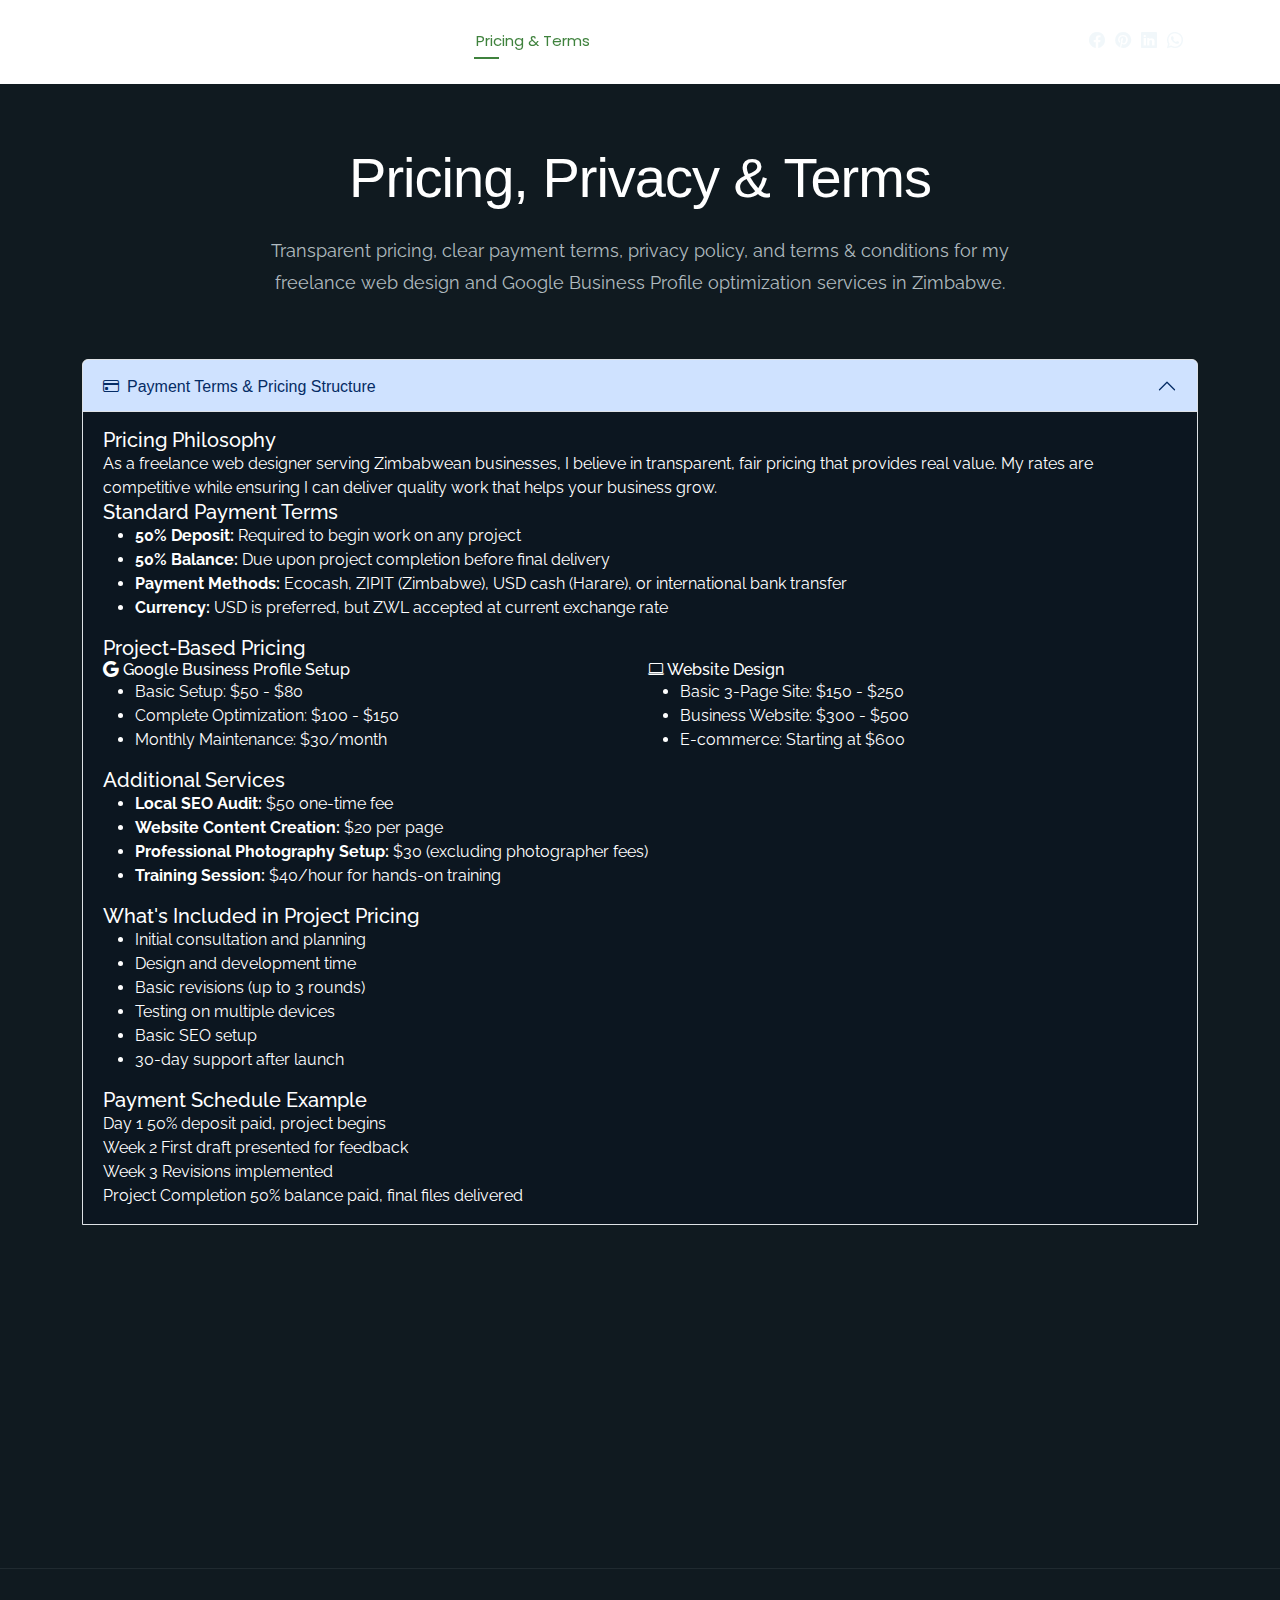
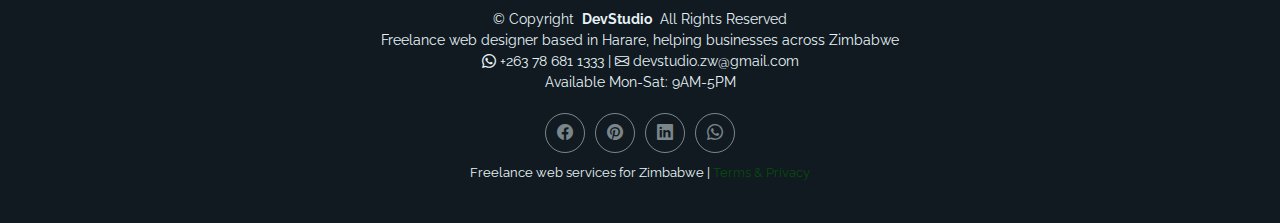
<file: pricing.privacy.terms.html>
<!DOCTYPE html>
<html lang="en">

<head>
  <!-- Google Analytics -->
  <script async src="https://www.googletagmanager.com/gtag/js?id=G-WW7FT0DCQF"></script>
  <script>
    window.dataLayer = window.dataLayer || [];
    function gtag(){dataLayer.push(arguments);}
    gtag('js', new Date());
    gtag('config', 'G-WW7FT0DCQF');
  </script>
  
  <!-- Social Preview Meta Tags -->
  <meta property="og:title" content="Pricing, Privacy & Terms - DevStudio Freelance Web Designer Harare">
  <meta property="og:description" content="Payment terms, privacy policy, and terms & conditions for freelance web design and Google Business Profile optimization services in Harare, Zimbabwe.">
  <meta property="og:image" content="assets/img/profile/profile-square-11.webp">
  <meta property="og:url" content="https://devstudio.co.zw/pricing.privacy.terms.html">
  <meta property="og:type" content="website">
  <meta name="twitter:card" content="summary_large_image">
  <meta name="twitter:title" content="Pricing, Privacy & Terms - DevStudio Freelance Web Designer Harare">
  <meta name="twitter:description" content="Payment terms, privacy policy, and terms & conditions for freelance web design and Google Business Profile optimization services in Harare, Zimbabwe.">
  <meta name="twitter:image" content="assets/img/profile/profile-square-11.webp">

  <meta charset="utf-8">
  <meta content="width=device-width, initial-scale=1.0" name="viewport">
  <title>Pricing, Privacy & Terms - DevStudio Freelance Web Designer Harare</title>
  <meta name="description" content="Payment terms, pricing information, privacy policy, and terms & conditions for freelance web design and Google Business Profile optimization services in Zimbabwe.">
  <meta name="keywords" content="freelance web design pricing Harare, GBP optimization costs Zimbabwe, web design terms and conditions, privacy policy Zimbabwe, freelance payment terms">

  <!-- Favicons -->
  <link href="assets/img/favicon.png" rel="icon">
  <link href="assets/img/apple-touch-icon.png" rel="apple-touch-icon">

  <!-- Fonts -->
  <link href="https://fonts.googleapis.com" rel="preconnect">
  <link href="https://fonts.gstatic.com" rel="preconnect" crossorigin>
  <link href="https://fonts.googleapis.com/css2?family=Roboto:ital,wght@0,100;0,300;0,400;0,500;0,700;0,900;1,100;1,300;1,400;1,500;1,700;1,900&family=Poppins:ital,wght@0,100;0,200;0,300;0,400;0,500;0,600;0,700;0,800;0,900;1,100;1,200;1,300;1,400;1,500;1,600;1,700;1,800;1,900&family=Raleway:ital,wght@0,100;0,200;0,300;0,400;0,500;0,600;0,700;0,800;0,900;1,100;1,200;1,300;1,400;1,500;1,600;1,700;1,800;1,900&display=swap" rel="stylesheet">

  <!-- Vendor CSS Files -->
  <link href="assets/vendor/bootstrap/css/bootstrap.min.css" rel="stylesheet">
  <link href="assets/vendor/bootstrap-icons/bootstrap-icons.css" rel="stylesheet">
  <link href="assets/vendor/aos/aos.css" rel="stylesheet">
  <link href="assets/vendor/swiper/swiper-bundle.min.css" rel="stylesheet">
  <link href="assets/vendor/glightbox/css/glightbox.min.css" rel="stylesheet">

  <!-- Main CSS File -->
  <link href="assets/css/main.css" rel="stylesheet">

</head>

<body class="pricing-privacy-terms-page">

  <header id="header" class="header d-flex align-items-center light-background sticky-top">
    <div class="container position-relative d-flex align-items-center justify-content-between">

      <nav id="navmenu" class="navmenu">
        <ul>
          <li><a href="index.html">Home</a></li>
          <li><a href="about.html">About Me</a></li>
          <li><a href="services.html">My Services</a></li>
          <li><a href="portfolio.html">My Work</a></li>
          <li><a href="pricing.privacy.terms.html" class="active">Pricing & Terms</a></li>
          <li><a href="testimonials.faq.html">Client Feedback & FAQ</a></li>
          <li><a href="https://blog.devstudio.co.zw" target="_blank">My Blog</a></li>
          <li><a href="contact.html">Contact Me</a></li>
        </ul>
        <i class="mobile-nav-toggle d-xl-none bi bi-list"></i>
      </nav>

      <div class="header-social-links">
        <a href="https://www.facebook.com/profile.php?id=61579055335130" class="facebook"><i class="bi bi-facebook"></i></a>
        <a href="https://www.pinterest.com/devstudiozw/" class="pinterest"><i class="bi bi-pinterest"></i></a>
        <a href="https://www.linkedin.com/in/devstdiozw" class="linkedin"><i class="bi bi-linkedin"></i></a>
        <a href="https://wa.me/+263786811333" class="whatsapp"><i class="bi bi-whatsapp"></i></a>
      </div>

    </div>
  </header>

  <main class="main">

    <!-- Pricing, Privacy & Terms Section -->
    <section id="pricing-privacy-terms" class="pricing-privacy-terms section">

      <!-- Section Title -->
      <div class="container section-title" data-aos="fade-up">
        <h2>Pricing, Privacy & Terms</h2>
        <p>Transparent pricing, clear payment terms, privacy policy, and terms & conditions for my freelance web design and Google Business Profile optimization services in Zimbabwe.</p>
      </div><!-- End Section Title -->

      <div class="container" data-aos="fade-up" data-aos-delay="100">

        <!-- Main Content Accordion -->
        <div class="main-content-accordion">
          <div class="accordion" id="termsAccordion">
            
            <!-- Payment Terms Section -->
            <div class="accordion-item" data-aos="fade-up">
              <h2 class="accordion-header">
                <button class="accordion-button" type="button" data-bs-toggle="collapse" data-bs-target="#paymentTerms" aria-expanded="true" aria-controls="paymentTerms">
                  <i class="bi bi-credit-card me-2"></i> Payment Terms &amp; Pricing Structure
                </button>
              </h2>
              <div id="paymentTerms" class="accordion-collapse collapse show" data-bs-parent="#termsAccordion">
                <div class="accordion-body" style="color: rgb(255, 255, 255);background-color: rgb(12, 22, 32);">

                  <div class="terms-section">
                    <h5>Pricing Philosophy</h5>
                    <p>As a freelance web designer serving Zimbabwean businesses, I believe in transparent, fair pricing that provides real value. My rates are competitive while ensuring I can deliver quality work that helps your business grow.</p>
                    
                    <h5>Standard Payment Terms</h5>
                    <ul>
                      <li><strong>50% Deposit:</strong> Required to begin work on any project</li>
                      <li><strong>50% Balance:</strong> Due upon project completion before final delivery</li>
                      <li><strong>Payment Methods:</strong> Ecocash, ZIPIT (Zimbabwe), USD cash (Harare), or international bank transfer</li>
                      <li><strong>Currency:</strong> USD is preferred, but ZWL accepted at current exchange rate</li>
                    </ul>
                    
                    <h5>Project-Based Pricing</h5>
                    <div class="row g-3">
                      <div class="col-md-6">
                        <div class="term-card">
                          <h6><i class="bi bi-google"></i> Google Business Profile Setup</h6>
                          <ul>
                            <li>Basic Setup: $50 - $80</li>
                            <li>Complete Optimization: $100 - $150</li>
                            <li>Monthly Maintenance: $30/month</li>
                          </ul>
                        </div>
                      </div>
                      <div class="col-md-6">
                        <div class="term-card">
                          <h6><i class="bi bi-laptop"></i> Website Design</h6>
                          <ul>
                            <li>Basic 3-Page Site: $150 - $250</li>
                            <li>Business Website: $300 - $500</li>
                            <li>E-commerce: Starting at $600</li>
                          </ul>
                        </div>
                      </div>
                    </div>
                    
                    <h5>Additional Services</h5>
                    <ul>
                      <li><strong>Local SEO Audit:</strong> $50 one-time fee</li>
                      <li><strong>Website Content Creation:</strong> $20 per page</li>
                      <li><strong>Professional Photography Setup:</strong> $30 (excluding photographer fees)</li>
                      <li><strong>Training Session:</strong> $40/hour for hands-on training</li>
                    </ul>
                    
                    <h5>What's Included in Project Pricing</h5>
                    <ul>
                      <li>Initial consultation and planning</li>
                      <li>Design and development time</li>
                      <li>Basic revisions (up to 3 rounds)</li>
                      <li>Testing on multiple devices</li>
                      <li>Basic SEO setup</li>
                      <li>30-day support after launch</li>
                    </ul>
                    
                    <h5>Payment Schedule Example</h5>
                    <div class="payment-timeline">
                      <div class="timeline-item">
                        <span class="timeline-date">Day 1</span>
                        <span class="timeline-desc">50% deposit paid, project begins</span>
                      </div>
                      <div class="timeline-item">
                        <span class="timeline-date">Week 2</span>
                        <span class="timeline-desc">First draft presented for feedback</span>
                      </div>
                      <div class="timeline-item">
                        <span class="timeline-date">Week 3</span>
                        <span class="timeline-desc">Revisions implemented</span>
                      </div>
                      <div class="timeline-item">
                        <span class="timeline-date">Project Completion</span>
                        <span class="timeline-desc">50% balance paid, final files delivered</span>
                      </div>
                    </div>
                    
                  </div>
                  
                </div>
              </div>
            </div><!-- End Payment Terms -->
            
            <!-- Privacy Terms Section -->
            <div class="accordion-item" data-aos="fade-up" data-aos-delay="100">
              <h2 class="accordion-header">
                <button class="accordion-button collapsed" type="button" data-bs-toggle="collapse" data-bs-target="#privacyTerms" aria-expanded="false" aria-controls="privacyTerms">
                  <i class="bi bi-shield-lock me-2"></i> Privacy Policy & Data Protection
                </button>
              </h2>
              <div id="privacyTerms" class="accordion-collapse collapse" data-bs-parent="#termsAccordion">
                <div class="accordion-body" style="color: rgb(255, 255, 255);background-color: rgb(12, 22, 32);">
                  
                  <div class="terms-section">
                    <h5>Information I Collect</h5>
                    <p>As a freelance web designer, I collect minimal information necessary to complete your project and provide ongoing support:</p>
                    <ul>
                      <li><strong>Business Information:</strong> Company name, address, phone number, email</li>
                      <li><strong>Project Details:</strong> Your requirements, goals, and preferences</li>
                      <li><strong>Communication:</strong> Emails, WhatsApp messages, and meeting notes</li>
                      <li><strong>Technical Information:</strong> Login credentials (with your permission) for website setup</li>
                    </ul>
                    
                    <h5>How I Use Your Information</h5>
                    <ul>
                      <li>To communicate with you about your project</li>
                      <li>To design and develop your website or optimize your GBP</li>
                      <li>To provide updates on project progress</li>
                      <li>To offer ongoing support and maintenance</li>
                      <li>To improve my services (anonymous, aggregated data only)</li>
                    </ul>
                    
                    <h5>Data Protection Commitment</h5>
                    <ul>
                      <li><strong>Confidentiality:</strong> Your business information is kept confidential</li>
                      <li><strong>Security:</strong> Basic security measures to protect your data</li>
                      <li><strong>Limited Access:</strong> Only I have access to your project information</li>
                      <li><strong>No Selling:</strong> I never sell or rent client information to third parties</li>
                    </ul>
                    
                    <h5>Third-Party Services</h5>
                    <p>For certain functions, I may use trusted third-party services:</p>
                    <div class="row g-3">
                      <div class="col-md-4">
                        <div class="privacy-card">
                          <h6><i class="bi bi-google"></i> Google Services</h6>
                          <p>Google Business Profile, Analytics, Search Console</p>
                        </div>
                      </div>
                      <div class="col-md-4">
                        <div class="privacy-card">
                          <h6><i class="bi bi-hdd"></i> Hosting Providers</h6>
                          <p>Website hosting with reputable companies</p>
                        </div>
                      </div>
                      <div class="col-md-4">
                        <div class="privacy-card">
                          <h6><i class="bi bi-envelope"></i> Communication</h6>
                          <p>Email services, WhatsApp for project communication</p>
                        </div>
                      </div>
                    </div>
                    
                    <h5>Your Rights</h5>
                    <ul>
                      <li><strong>Access:</strong> You can request what information I have about you</li>
                      <li><strong>Correction:</strong> You can ask me to correct inaccurate information</li>
                      <li><strong>Deletion:</strong> You can request deletion of your personal data</li>
                      <li><strong>Opt-Out:</strong> You can opt out of marketing communications</li>
                    </ul>
                    
                    <h5>Data Retention</h5>
                    <p>I retain project information for the duration of our working relationship and for a reasonable period afterward to provide support and maintain records. Typically:</p>
                    <ul>
                      <li>Active project files: Kept for duration of project + 1 year</li>
                      <li>Communication records: 2 years for reference</li>
                      <li>Financial records: 5 years for tax purposes</li>
                    </ul>
                    
                    <h5>Zimbabwe Context</h5>
                    <p>As a Zimbabwe-based freelancer, I operate within the practical realities of our local context while adhering to best practices for data protection. My approach is based on common sense, professionalism, and respect for client confidentiality.</p>
                    
                  </div>
                  
                </div>
              </div>
            </div><!-- End Privacy Terms -->
            
            <!-- Terms & Conditions Section -->
            <div class="accordion-item" data-aos="fade-up" data-aos-delay="200">
              <h2 class="accordion-header">
                <button class="accordion-button collapsed" type="button" data-bs-toggle="collapse" data-bs-target="#termsConditions" aria-expanded="false" aria-controls="termsConditions">
                  <i class="bi bi-file-text me-2"></i> Terms & Conditions
                </button>
              </h2>
              <div id="termsConditions" class="accordion-collapse collapse" data-bs-parent="#termsAccordion">
                <div class="accordion-body" style="color: rgb(255, 255, 255); background-color: rgb(12, 22, 32);">
                  
                  <div class="terms-section">
                    <h5>General Terms</h5>
                    <p>These terms govern the working relationship between DevStudio (freelance web designer) and clients for web design, Google Business Profile optimization, and related services.</p>
                    
                    <h5>Project Scope & Deliverables</h5>
                    <ul>
                      <li>Project scope is defined in initial consultation and confirmed via email</li>
                      <li>Additional work outside agreed scope may incur additional charges</li>
                      <li>Delivery timelines are estimates and may vary based on project complexity</li>
                      <li>Client is responsible for providing necessary content and materials on time</li>
                    </ul>
                    
                    <h5>Client Responsibilities</h5>
                    <div class="row g-3">
                      <div class="col-md-6">
                        <div class="responsibility-card">
                          <h6><i class="bi bi-clock"></i> Timely Feedback</h6>
                          <p>Provide feedback within agreed timeframe to keep project on schedule</p>
                        </div>
                      </div>
                      <div class="col-md-6">
                        <div class="responsibility-card">
                          <h6><i class="bi bi-info-circle"></i> Accurate Information</h6>
                          <p>Provide accurate business information, content, and materials</p>
                        </div>
                      </div>
                      <div class="col-md-6">
                        <div class="responsibility-card">
                          <h6><i class="bi bi-credit-card"></i> Payment Terms</h6>
                          <p>Adhere to agreed payment schedule and terms</p>
                        </div>
                      </div>
                      <div class="col-md-6">
                        <div class="responsibility-card">
                          <h6><i class="bi bi-shield-check"></i> Access & Permissions</h6>
                          <p>Provide necessary access to accounts (with appropriate permissions)</p>
                        </div>
                      </div>
                    </div>
                    
                    <h5>Revisions & Changes</h5>
                    <ul>
                      <li>Basic projects include up to 3 rounds of revisions</li>
                      <li>Additional revisions beyond included rounds: $20/hour</li>
                      <li>Major scope changes may require revised quote and timeline</li>
                      <li>Changes requested after final approval may incur additional charges</li>
                    </ul>
                    
                    <h5>Intellectual Property</h5>
                    <ul>
                      <li>Client retains ownership of their business content, logos, and brand materials</li>
                      <li>Upon full payment, client receives full rights to the delivered website/design</li>
                      <li>I retain the right to display completed work in my portfolio (unless otherwise agreed)</li>
                      <li>Source code and design files remain my property unless specifically transferred</li>
                    </ul>
                    
                    <h5>Cancellation & Refund Policy</h5>
                    <div class="cancellation-table">
                      <div class="table-row header">
                        <div class="table-cell">Timing</div>
                        <div class="table-cell">Refund Amount</div>
                        <div class="table-cell">Notes</div>
                      </div>
                      <div class="table-row">
                        <div class="table-cell">Before work begins</div>
                        <div class="table-cell">100% refund</div>
                        <div class="table-cell">Full refund of deposit</div>
                      </div>
                      <div class="table-row">
                        <div class="table-cell">After work begins</div>
                        <div class="table-cell">Proportional refund</div>
                        <div class="table-cell">Based on work completed</div>
                      </div>
                      <div class="table-row">
                        <div class="table-cell">After final delivery</div>
                        <div class="table-cell">No refund</div>
                        <div class="table-cell">Work has been completed</div>
                      </div>
                    </div>
                    
                    <h5>Limitations of Liability</h5>
                    <ul>
                      <li>I'm not responsible for third-party platform changes (Google, social media, etc.)</li>
                      <li>Search rankings and business results may vary based on many factors</li>
                      <li>I provide services as described but cannot guarantee specific business outcomes</li>
                      <li>Maximum liability limited to project fee paid</li>
                    </ul>
                    
                    <h5>Support & Maintenance</h5>
                    <ul>
                      <li>30 days of basic support included with all projects</li>
                      <li>After 30 days, support available at hourly rate or via maintenance package</li>
                      <li>Emergency support: Additional 50% surcharge for urgent after-hours requests</li>
                      <li>Regular maintenance recommended for ongoing website/GBP performance</li>
                    </ul>
                    
                    <h5>Dispute Resolution</h5>
                    <p>In case of disputes:</p>
                    <ol>
                      <li>Direct communication to resolve issue</li>
                      <li>Mediation attempt if direct resolution fails</li>
                      <li>Final resolution based on documented agreements and communications</li>
                    </ol>
                    
                    <h5>Agreement & Updates</h5>
                    <ul>
                      <li>By proceeding with a project, you agree to these terms</li>
                      <li>Terms may be updated periodically; current version always on website</li>
                      <li>For large projects, a separate written agreement may be created</li>
                      <li>These terms are designed to be fair and clear for Zimbabwean freelance context</li>
                    </ul>
                    
                    <div class="acceptance-note">
                      <p><i class="bi bi-info-circle"></i> <strong>Note:</strong> These terms are designed to be fair and transparent for the Zimbabwean freelance context. They prioritize clear communication, mutual respect, and practical arrangements that work for local businesses.</p>
                    </div>
                    
                  </div>
                  
                </div>
              </div>
            </div><!-- End Terms & Conditions -->
            
          </div>
        </div><!-- End Main Content Accordion -->

        <!-- Contact for Custom Quote -->
        <div class="contact-quote mt-5" data-aos="fade-up" data-aos-delay="300">
          <div class="row align-items-center">
            <div class="col-lg-8">
              <h3>Need a Custom Quote?</h3>
              <p>Every business is unique. Contact me to discuss your specific needs and get a personalized quote for your web design or Google Business Profile optimization project.</p>
              <p>I offer flexible payment plans for Zimbabwean businesses and can work within your budget to deliver quality results.</p>
            </div>
            <div class="col-lg-4 text-center">
              <a href="contact.html" class="btn btn-primary btn-lg mt-3">
                <i class="bi bi-chat-dots"></i> Get Custom Quote
              </a>
            </div>
          </div>
        </div>

      </div>

    </section><!-- /Pricing, Privacy & Terms Section -->

  </main>

  <footer id="footer" class="footer">

    <div class="container">
      <div class="copyright text-center ">
        <p>© <span>Copyright</span> <strong class="px-1">DevStudio</strong> <span>All Rights Reserved<br></span></p>
        <p>Freelance web designer based in Harare, helping businesses across Zimbabwe</p>
      </div>
      <div class="contact-footer text-center">
        <p><i class="bi bi-whatsapp"></i> +263 78 681 1333 | <i class="bi bi-envelope"></i> devstudio.zw@gmail.com</p>
        <p>Available Mon-Sat: 9AM-5PM</p>
      </div>
      <div class="social-links d-flex justify-content-center">
        <a href="https://www.facebook.com/profile.php?id=61579055335130"><i class="bi bi-facebook"></i></a>
        <a href="https://www.pinterest.com/devstudiozw/"><i class="bi bi-pinterest"></i></a>
        <a href="https://www.linkedin.com/in/devstdiozw"><i class="bi bi-linkedin"></i></a>
        <a href="https://wa.me/+263786811333"><i class="bi bi-whatsapp"></i></a>
      </div>
      <div class="credits text-center">
        <p>Freelance web services for Zimbabwe | <a href="pricing.privacy.terms.html">Terms & Privacy</a></p>
      </div>
    </div>

  </footer>

  <!-- Scroll Top -->
  <a href="#" id="scroll-top" class="scroll-top d-flex align-items-center justify-content-center"><i class="bi bi-arrow-up-short"></i></a>

  <!-- Preloader -->
  <div id="preloader"></div>

  <!-- Vendor JS Files -->
  <script src="assets/vendor/bootstrap/js/bootstrap.bundle.min.js"></script>
  <script src="assets/vendor/php-email-form/validate.js"></script>
  <script src="assets/vendor/aos/aos.js"></script>
  <script src="assets/vendor/typed.js/typed.umd.js"></script>
  <script src="assets/vendor/waypoints/noframework.waypoints.js"></script>
  <script src="assets/vendor/purecounter/purecounter_vanilla.js"></script>
  <script src="assets/vendor/swiper/swiper-bundle.min.js"></script>
  <script src="assets/vendor/imagesloaded/imagesloaded.pkgd.min.js"></script>
  <script src="assets/vendor/isotope-layout/isotope.pkgd.min.js"></script>
  <script src="assets/vendor/glightbox/js/glightbox.min.js"></script>

  <!-- Main JS File -->
  <script src="assets/js/main.js"></script>

</body>

</html>
</file>
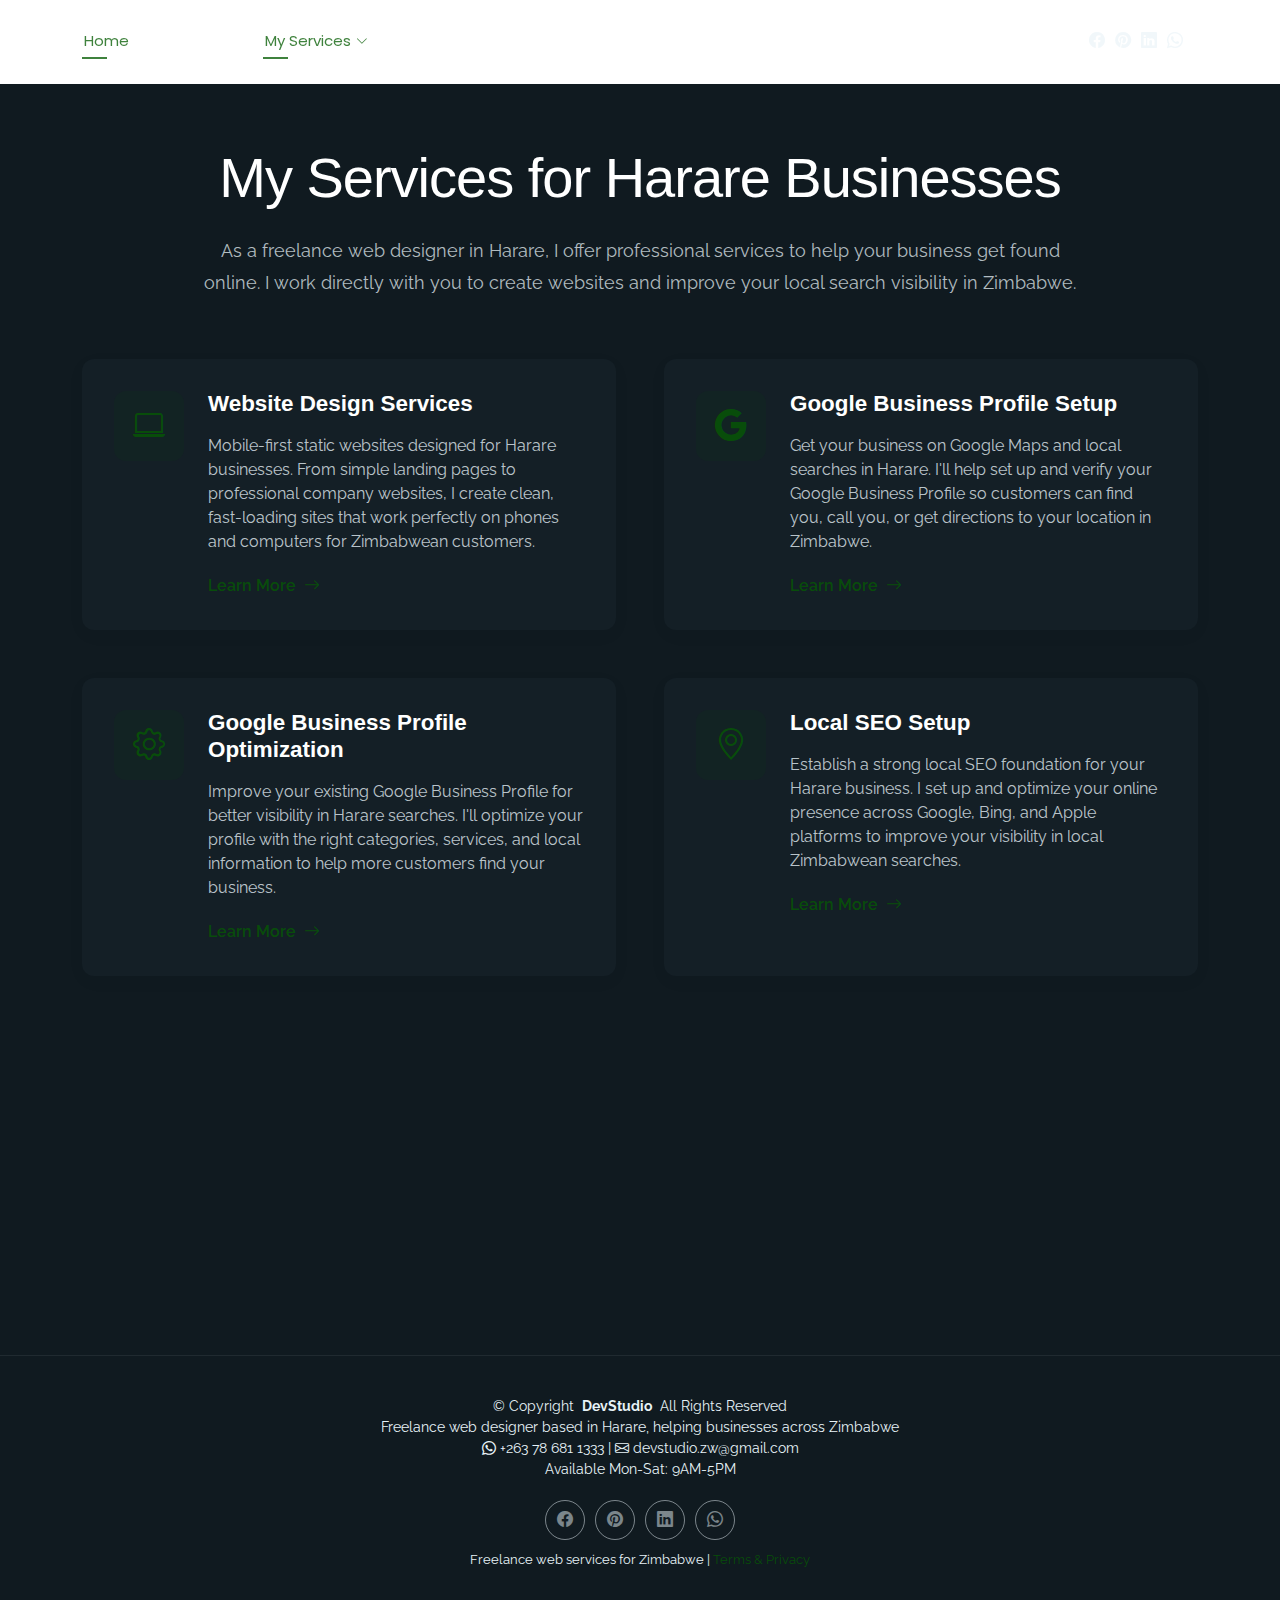
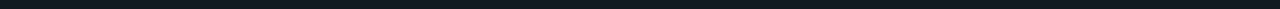
<file: services.html>
<!DOCTYPE html>
<html lang="en">

<head>
  <!-- Google Analytics -->
  <script async src="https://www.googletagmanager.com/gtag/js?id=G-WW7FT0DCQF"></script>
  <script>
    window.dataLayer = window.dataLayer || [];
    function gtag(){dataLayer.push(arguments);}
    gtag('js', new Date());
    gtag('config', 'G-WW7FT0DCQF');
  </script>
  
  <!-- Social Preview Meta Tags -->
  <meta property="og:title" content="My Services - DevStudio Freelance Web Design in Harare">
  <meta property="og:description" content="Professional web design, Google Business Profile setup, and local SEO services for Harare businesses. Helping Zimbabwean businesses get found online.">
  <meta property="og:image" content="assets/img/profile/profile-square-11.webp">
  <meta property="og:url" content="https://devstudio.co.zw/services.html">
  <meta property="og:type" content="website">
  <meta name="twitter:card" content="summary_large_image">
  <meta name="twitter:title" content="My Services - DevStudio Freelance Web Design in Harare">
  <meta name="twitter:description" content="Professional web design, Google Business Profile setup, and local SEO services for Harare businesses. Helping Zimbabwean businesses get found online.">
  <meta name="twitter:image" content="assets/img/profile/profile-square-11.webp">

  <meta charset="utf-8">
  <meta content="width=device-width, initial-scale=1.0" name="viewport">
  <title>DevStudio Freelance Web Design & SEO Services in Harare</title>
  <meta name="description" content="Professional web design, Google Business Profile setup, and local SEO services for Harare businesses. Helping Zimbabwean businesses get found online.">
  <meta name="keywords" content="freelance web design services Harare, Google Business Profile setup Zimbabwe, local SEO services Harare, website design Zimbabwe">

  <!-- Favicons -->
  <link href="assets/img/favicon.png" rel="icon">
  <link href="assets/img/apple-touch-icon.png" rel="apple-touch-icon">

  <!-- Fonts -->
  <link href="https://fonts.googleapis.com" rel="preconnect">
  <link href="https://fonts.gstatic.com" rel="preconnect" crossorigin>
  <link href="https://fonts.googleapis.com/css2?family=Roboto:ital,wght@0,100;0,300;0,400;0,500;0,700;0,900;1,100;1,300;1,400;1,500;1,700;1,900&family=Poppins:ital,wght@0,100;0,200;0,300;0,400;0,500;0,600;0,700;0,800;0,900;1,100;1,200;1,300;1,400;1,500;1,600;1,700;1,800;1,900&family=Raleway:ital,wght@0,100;0,200;0,300;0,400;0,500;0,600;0,700;0,800;0,900;1,100;1,200;1,300;1,400;1,500;1,600;1,700;1,800;1,900&display=swap" rel="stylesheet">

  <!-- Vendor CSS Files -->
  <link href="assets/vendor/bootstrap/css/bootstrap.min.css" rel="stylesheet">
  <link href="assets/vendor/bootstrap-icons/bootstrap-icons.css" rel="stylesheet">
  <link href="assets/vendor/aos/aos.css" rel="stylesheet">
  <link href="assets/vendor/swiper/swiper-bundle.min.css" rel="stylesheet">
  <link href="assets/vendor/glightbox/css/glightbox.min.css" rel="stylesheet">

  <!-- Main CSS File -->
  <link href="assets/css/main.css" rel="stylesheet">

</head>

<body class="services-page">

  <header id="header" class="header d-flex align-items-center light-background sticky-top">
    <div class="container position-relative d-flex align-items-center justify-content-between">

      <nav id="navmenu" class="navmenu">
        <ul>
          <li><a href="index.html" class="active">Home</a></li>
          <li><a href="about.html">About Me</a></li>
          <li class="dropdown">
            <a href="services.html" class="active"><span>My Services</span> <i class="bi bi-chevron-down toggle-dropdown"></i></a>
            <ul>
              <li><a href="services.localseo.html">Local SEO</a></li>
              <li><a href="services.webdesign.html">Website Design</a></li>
              <li><a href="services.gbp.html">Google Business Profile</a></li>
            </ul>
          </li>
          <li class="dropdown">
            <a href="portfolio.html"><span>My Work</span> <i class="bi bi-chevron-down toggle-dropdown"></i></a>
            <ul>
              <li><a href="portfolio.mykey.html">MyKey Project</a></li>
              <li><a href="portfolio.havenhill.html">Havenhill Project</a></li>
              <li><a href="portfolio.stewartneville.html">Stewart Neville Project</a></li>
            </ul>
          </li>
          <li><a href="pricing.privacy.terms.html">Pricing &amp; Terms</a></li>
          <li><a href="testimonials.faq.html">Client Feedback &amp; FAQ</a></li>
          <li><a href="https://blog.devstudio.co.zw" target="_blank">My Blog</a></li>
          <li><a href="contact.html">Contact Me</a></li>
        </ul>
        <i class="mobile-nav-toggle d-xl-none bi bi-list"></i>
      </nav>

      <div class="header-social-links">
        <a href="https://www.facebook.com/profile.php?id=61579055335130" class="facebook"><i class="bi bi-facebook"></i></a>
        <a href="https://www.pinterest.com/devstudiozw/" class="pinterest"><i class="bi bi-pinterest"></i></a>
        <a href="https://www.linkedin.com/in/devstdiozw" class="linkedin"><i class="bi bi-linkedin"></i></a>
        <a href="https://wa.me/+263786811333" class="whatsapp"><i class="bi bi-whatsapp"></i></a>
      </div>

    </div>
  </header>

  <main class="main">

    <!-- Services Section -->
    <section id="services" class="services section">

      <!-- Section Title -->
      <div class="container section-title" data-aos="fade-up">
        <h2>My Services for Harare Businesses</h2>
        <p>As a freelance web designer in Harare, I offer professional services to help your business get found online. I work directly with you to create websites and improve your local search visibility in Zimbabwe.</p>
      </div><!-- End Section Title -->

      <div class="container" data-aos="fade-up" data-aos-delay="100">

        <div class="row justify-content-center g-5">

          <div class="col-md-6" data-aos="fade-right" data-aos-delay="100">
            <div class="service-item">
              <div class="service-icon">
                <i class="bi bi-laptop"></i>
              </div>
              <div class="service-content">
                <h3>Website Design Services</h3>
                <p>Mobile-first static websites designed for Harare businesses. From simple landing pages to professional company websites, I create clean, fast-loading sites that work perfectly on phones and computers for Zimbabwean customers.</p>
                <a href="services.webdesign.html" class="service-link">
                  <span>Learn More</span>
                  <i class="bi bi-arrow-right"></i>
                </a>
              </div>
            </div>
          </div><!-- End Service Item -->

          <div class="col-md-6" data-aos="fade-left" data-aos-delay="100">
            <div class="service-item">
              <div class="service-icon">
                <i class="bi bi-google"></i>
              </div>
              <div class="service-content">
                <h3>Google Business Profile Setup</h3>
                <p>Get your business on Google Maps and local searches in Harare. I'll help set up and verify your Google Business Profile so customers can find you, call you, or get directions to your location in Zimbabwe.</p>
                <a href="services.gbp.html" class="service-link">
                  <span>Learn More</span>
                  <i class="bi bi-arrow-right"></i>
                </a>
              </div>
            </div>
          </div><!-- End Service Item -->

          <div class="col-md-6" data-aos="fade-right" data-aos-delay="200">
            <div class="service-item">
              <div class="service-icon">
                <i class="bi bi-gear"></i>
              </div>
              <div class="service-content">
                <h3>Google Business Profile Optimization</h3>
                <p>Improve your existing Google Business Profile for better visibility in Harare searches. I'll optimize your profile with the right categories, services, and local information to help more customers find your business.</p>
                <a href="services.gbp.html" class="service-link">
                  <span>Learn More</span>
                  <i class="bi bi-arrow-right"></i>
                </a>
              </div>
            </div>
          </div><!-- End Service Item -->

          <div class="col-md-6" data-aos="fade-left" data-aos-delay="200">
            <div class="service-item">
              <div class="service-icon">
                <i class="bi bi-geo-alt"></i>
              </div>
              <div class="service-content">
                <h3>Local SEO Setup</h3>
                <p>Establish a strong local SEO foundation for your Harare business. I set up and optimize your online presence across Google, Bing, and Apple platforms to improve your visibility in local Zimbabwean searches.</p>
                <a href="services.localseo.html" class="service-link">
                  <span>Learn More</span>
                  <i class="bi bi-arrow-right"></i>
                </a>
              </div>
            </div>
          </div><!-- End Service Item -->

          <div class="col-md-6" data-aos="fade-right" data-aos-delay="300">
            <div class="service-item">
              <div class="service-icon">
                <i class="bi bi-graph-up"></i>
              </div>
              <div class="service-content">
                <h3>Local SEO Optimization</h3>
                <p>Enhance your local search performance in Harare. I optimize your website and online profiles for better relevance in local searches, helping you appear when customers search for businesses like yours in Zimbabwe.</p>
                <a href="services.localseo.html" class="service-link">
                  <span>Learn More</span>
                  <i class="bi bi-arrow-right"></i>
                </a>
              </div>
            </div>
          </div><!-- End Service Item -->

          <div class="col-md-6" data-aos="fade-left" data-aos-delay="300">
            <div class="service-item">
              <div class="service-icon">
                <i class="bi bi-shield-check"></i>
              </div>
              <div class="service-content">
                <h3>Local SEO Maintenance</h3>
                <p>Maintain and improve your local search visibility over time. Ongoing optimization across search platforms to ensure consistent performance and gradual improvement in Harare search results.</p>
                <a href="services.localseo.html" class="service-link">
                  <span>Learn More</span>
                  <i class="bi bi-arrow-right"></i>
                </a>
              </div>
            </div>
          </div><!-- End Service Item -->

        </div>

      </div>

    </section><!-- /Services Section -->

  </main>

  <footer id="footer" class="footer">

    <div class="container">
      <div class="copyright text-center ">
        <p>© <span>Copyright</span> <strong class="px-1">DevStudio</strong> <span>All Rights Reserved<br></span></p>
        <p>Freelance web designer based in Harare, helping businesses across Zimbabwe</p>
      </div>
      <div class="contact-footer text-center">
        <p><i class="bi bi-whatsapp"></i> +263 78 681 1333 | <i class="bi bi-envelope"></i> devstudio.zw@gmail.com</p>
        <p>Available Mon-Sat: 9AM-5PM</p>
      </div>
      <div class="social-links d-flex justify-content-center">
        <a href="https://www.facebook.com/profile.php?id=61579055335130"><i class="bi bi-facebook"></i></a>
        <a href="https://www.pinterest.com/devstudiozw/"><i class="bi bi-pinterest"></i></a>
        <a href="https://www.linkedin.com/in/devstdiozw"><i class="bi bi-linkedin"></i></a>
        <a href="https://wa.me/+263786811333"><i class="bi bi-whatsapp"></i></a>
      </div>
      <div class="credits text-center">
        <p>Freelance web services for Zimbabwe | <a href="pricing.privacy.terms.html">Terms & Privacy</a></p>
      </div>
    </div>

  </footer>

  <!-- Scroll Top -->
  <a href="#" id="scroll-top" class="scroll-top d-flex align-items-center justify-content-center"><i class="bi bi-arrow-up-short"></i></a>

  <!-- Preloader -->
  <div id="preloader"></div>

  <!-- Vendor JS Files -->
  <script src="assets/vendor/bootstrap/js/bootstrap.bundle.min.js"></script>
  <script src="assets/vendor/php-email-form/validate.js"></script>
  <script src="assets/vendor/aos/aos.js"></script>
  <script src="assets/vendor/typed.js/typed.umd.js"></script>
  <script src="assets/vendor/waypoints/noframework.waypoints.js"></script>
  <script src="assets/vendor/purecounter/purecounter_vanilla.js"></script>
  <script src="assets/vendor/swiper/swiper-bundle.min.js"></script>
  <script src="assets/vendor/imagesloaded/imagesloaded.pkgd.min.js"></script>
  <script src="assets/vendor/isotope-layout/isotope.pkgd.min.js"></script>
  <script src="assets/vendor/glightbox/js/glightbox.min.js"></script>

  <!-- Main JS File -->
  <script src="assets/js/main.js"></script>

</body>

</html>
</file>
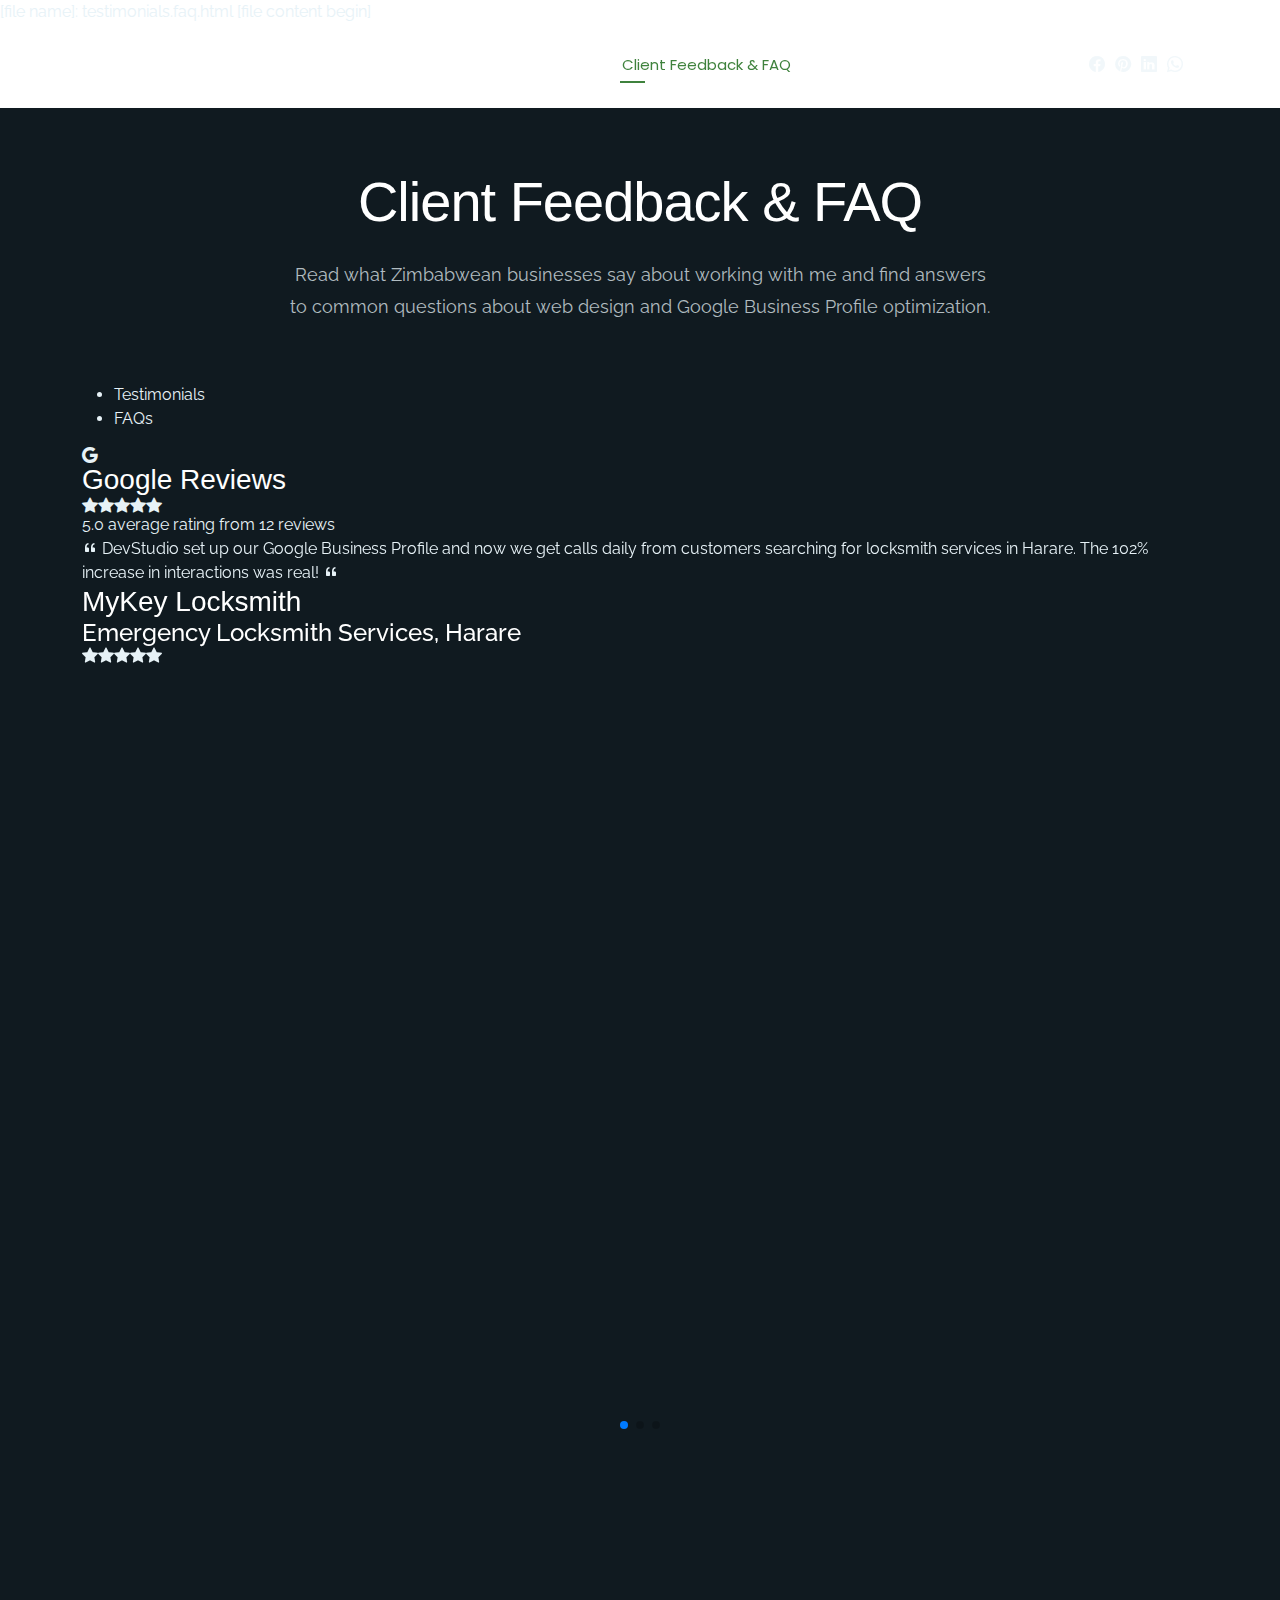
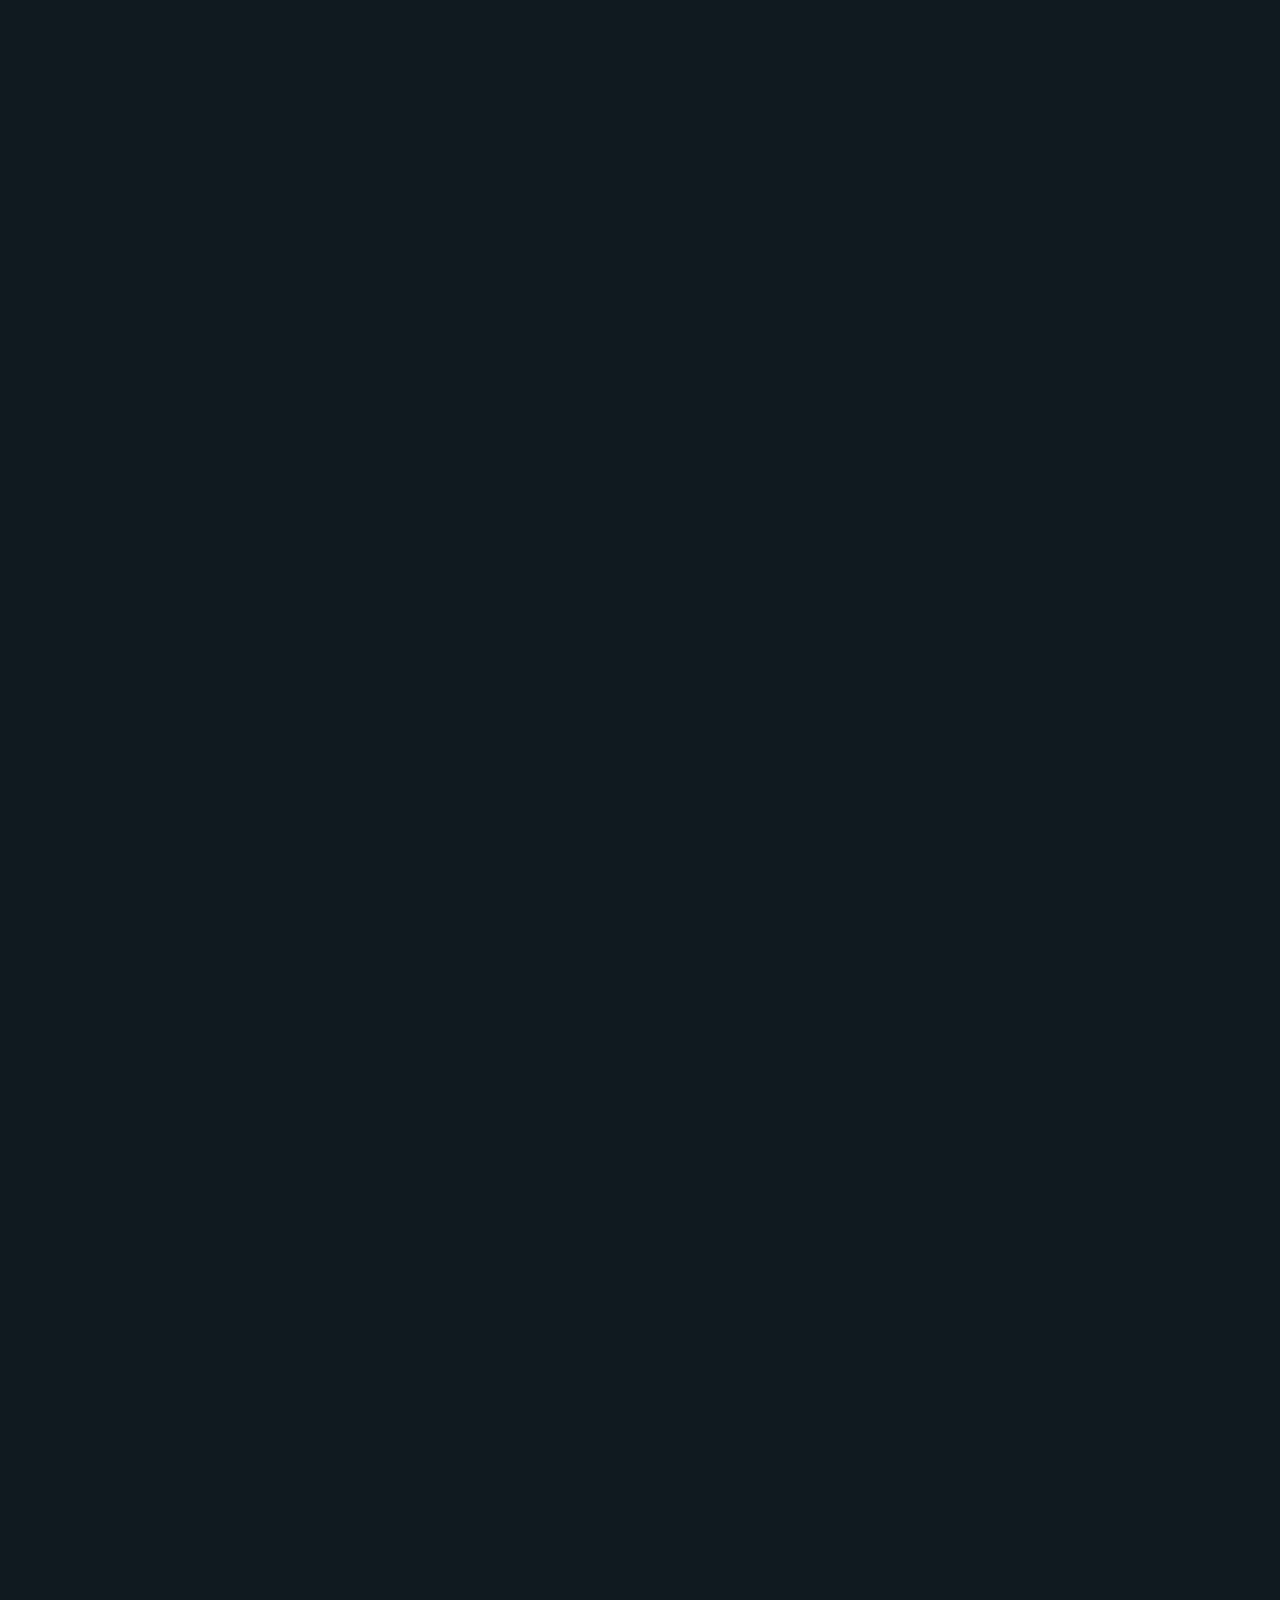
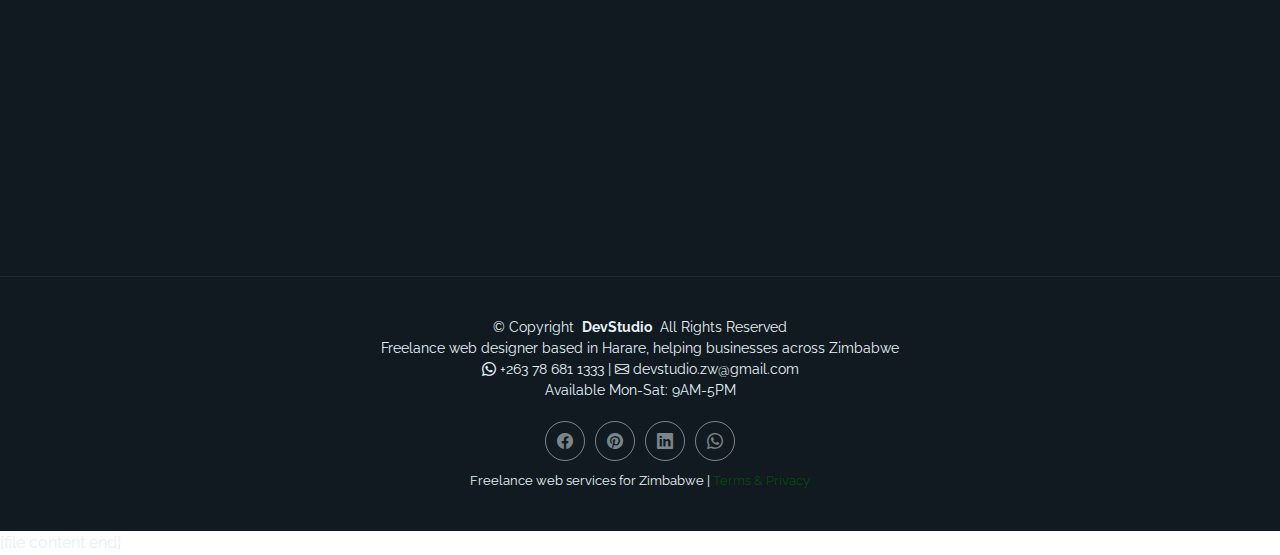
<file: testimonials.faq.html>
[file name]: testimonials.faq.html
[file content begin]
<!DOCTYPE html>
<html lang="en">

<head>
  <!-- Google Analytics -->
  <script async src="https://www.googletagmanager.com/gtag/js?id=G-WW7FT0DCQF"></script>
  <script>
    window.dataLayer = window.dataLayer || [];
    function gtag(){dataLayer.push(arguments);}
    gtag('js', new Date());
    gtag('config', 'G-WW7FT0DCQF');
  </script>
  
  <!-- Social Preview Meta Tags -->
  <meta property="og:title" content="Client Feedback & FAQ - DevStudio Freelance Web Designer Harare">
  <meta property="og:description" content="Read testimonials from Zimbabwean businesses I've worked with and find answers to frequently asked questions about web design and GBP optimization.">
  <meta property="og:image" content="assets/img/profile/profile-square-11.webp">
  <meta property="og:url" content="https://devstudio.co.zw/testimonials.faq.html">
  <meta property="og:type" content="website">
  <meta name="twitter:card" content="summary_large_image">
  <meta name="twitter:title" content="Client Feedback & FAQ - DevStudio Freelance Web Designer Harare">
  <meta name="twitter:description" content="Read testimonials from Zimbabwean businesses I've worked with and find answers to frequently asked questions about web design and GBP optimization.">
  <meta name="twitter:image" content="assets/img/profile/profile-square-11.webp">

  <meta charset="utf-8">
  <meta content="width=device-width, initial-scale=1.0" name="viewport">
  <title>Client Feedback & FAQ - DevStudio Freelance Web Designer Harare</title>
  <meta name="description" content="Client testimonials and frequently asked questions about my freelance web design and Google Business Profile optimization services in Harare, Zimbabwe.">
  <meta name="keywords" content="web designer testimonials Zimbabwe, GBP optimization FAQ, freelance web design questions, Harare web developer feedback, Zimbabwe business website FAQ">

  <!-- Favicons -->
  <link href="assets/img/favicon.png" rel="icon">
  <link href="assets/img/apple-touch-icon.png" rel="apple-touch-icon">

  <!-- Fonts -->
  <link href="https://fonts.googleapis.com" rel="preconnect">
  <link href="https://fonts.gstatic.com" rel="preconnect" crossorigin>
  <link href="https://fonts.googleapis.com/css2?family=Roboto:ital,wght@0,100;0,300;0,400;0,500;0,700;0,900;1,100;1,300;1,400;1,500;1,700;1,900&family=Poppins:ital,wght@0,100;0,200;0,300;0,400;0,500;0,600;0,700;0,800;0,900;1,100;1,200;1,300;1,400;1,500;1,600;1,700;1,800;1,900&family=Raleway:ital,wght@0,100;0,200;0,300;0,400;0,500;0,600;0,700;0,800;0,900;1,100;1,200;1,300;1,400;1,500;1,600;1,700;1,800;1,900&display=swap" rel="stylesheet">

  <!-- Vendor CSS Files -->
  <link href="assets/vendor/bootstrap/css/bootstrap.min.css" rel="stylesheet">
  <link href="assets/vendor/bootstrap-icons/bootstrap-icons.css" rel="stylesheet">
  <link href="assets/vendor/aos/aos.css" rel="stylesheet">
  <link href="assets/vendor/swiper/swiper-bundle.min.css" rel="stylesheet">
  <link href="assets/vendor/glightbox/css/glightbox.min.css" rel="stylesheet">

  <!-- Main CSS File -->
  <link href="assets/css/main.css" rel="stylesheet">

</head>

<body class="testimonials-faq-page">

  <header id="header" class="header d-flex align-items-center light-background sticky-top">
    <div class="container position-relative d-flex align-items-center justify-content-between">

      <nav id="navmenu" class="navmenu">
        <ul>
          <li><a href="index.html">Home</a></li>
          <li><a href="about.html">About Me</a></li>
          <li><a href="services.html">My Services</a></li>
          <li><a href="portfolio.html">My Work</a></li>
          <li><a href="pricing.privacy.terms.html">Pricing & Terms</a></li>
          <li><a href="testimonials.faq.html" class="active">Client Feedback & FAQ</a></li>
          <li><a href="https://blog.devstudio.co.zw" target="_blank">My Blog</a></li>
          <li><a href="contact.html">Contact Me</a></li>
        </ul>
        <i class="mobile-nav-toggle d-xl-none bi bi-list"></i>
      </nav>

      <div class="header-social-links">
        <a href="https://www.facebook.com/profile.php?id=61579055335130" class="facebook"><i class="bi bi-facebook"></i></a>
        <a href="https://www.pinterest.com/devstudiozw/" class="pinterest"><i class="bi bi-pinterest"></i></a>
        <a href="https://www.linkedin.com/in/devstdiozw" class="linkedin"><i class="bi bi-linkedin"></i></a>
        <a href="https://wa.me/+263786811333" class="whatsapp"><i class="bi bi-whatsapp"></i></a>
      </div>

    </div>
  </header>

  <main class="main">

    <!-- Testimonials & FAQ Section -->
    <section id="testimonials-faq" class="testimonials-faq section">

      <!-- Section Title -->
      <div class="container section-title" data-aos="fade-up">
        <h2>Client Feedback & FAQ</h2>
        <p>Read what Zimbabwean businesses say about working with me and find answers to common questions about web design and Google Business Profile optimization.</p>
      </div><!-- End Section Title -->

      <div class="container" data-aos="fade-up" data-aos-delay="100">

        <!-- Content Filter -->
        <ul class="content-filters" data-aos="fade-up" data-aos-delay="150">
          <li data-filter="testimonials" class="filter-active">Testimonials</li>
          <li data-filter="faqs">FAQs</li>
        </ul><!-- End Content Filters -->

        <!-- Testimonials Content (Default Visible) -->
        <div id="testimonials-content" class="content-section">

          <!-- Google Reviews Section -->
          <div class="testimonial-platform-section" data-aos="fade-up" data-aos-delay="200">
            <div class="platform-header">
              <i class="bi bi-google platform-icon google-icon"></i>
              <h3>Google Reviews</h3>
              <div class="rating-overview">
                <div class="stars">
                  <i class="bi bi-star-fill"></i><i class="bi bi-star-fill"></i><i class="bi bi-star-fill"></i><i class="bi bi-star-fill"></i><i class="bi bi-star-fill"></i>
                </div>
                <span class="rating-text">5.0 average rating from 12 reviews</span>
              </div>
            </div>

            <div class="swiper init-swiper" data-aos="fade-up" data-aos-delay="250">
              <script type="application/json" class="swiper-config">
                {
                  "loop": true,
                  "speed": 600,
                  "autoplay": {
                    "delay": 5000
                  },
                  "slidesPerView": "auto",
                  "spaceBetween": 20,
                  "pagination": {
                    "el": ".google-pagination",
                    "type": "bullets",
                    "clickable": true
                  }
                }
              </script>
              <div class="swiper-wrapper">

                <div class="swiper-slide">
                  <div class="testimonial-item">
                    <div class="testimonial-content">
                      <p>
                        <i class="bi bi-quote quote-icon-left"></i>
                        <span>DevStudio set up our Google Business Profile and now we get calls daily from customers searching for locksmith services in Harare. The 102% increase in interactions was real!</span>
                        <i class="bi bi-quote quote-icon-right"></i>
                      </p>
                      <h3>MyKey Locksmith</h3>
                      <h4>Emergency Locksmith Services, Harare</h4>
                      <div class="stars">
                        <i class="bi bi-star-fill"></i><i class="bi bi-star-fill"></i><i class="bi bi-star-fill"></i><i class="bi bi-star-fill"></i><i class="bi bi-star-fill"></i>
                      </div>
                    </div>
                  </div>
                </div><!-- End testimonial item -->

                <div class="swiper-slide">
                  <div class="testimonial-item">
                    <div class="testimonial-content">
                      <p>
                        <i class="bi bi-quote quote-icon-left"></i>
                        <span>As a school without a website, our Google Business Profile was crucial. DevStudio optimized it perfectly and we now appear when parents search for schools in Harare. Enquiries have increased significantly.</span>
                        <i class="bi bi-quote quote-icon-right"></i>
                      </p>
                      <h3>Haven Hill Academy</h3>
                      <h4>International School, Harare</h4>
                      <div class="stars">
                        <i class="bi bi-star-fill"></i><i class="bi bi-star-fill"></i><i class="bi bi-star-fill"></i><i class="bi bi-star-fill"></i><i class="bi bi-star-fill"></i>
                      </div>
                    </div>
                  </div>
                </div><!-- End testimonial item -->

                <div class="swiper-slide">
                  <div class="testimonial-item">
                    <div class="testimonial-content">
                      <p>
                        <i class="bi bi-quote quote-icon-left"></i>
                        <span>Our building materials business needed better local visibility. DevStudio's GBP optimization placed us alongside established competitors in Map Pack results. Contractors now find us easily.</span>
                        <i class="bi bi-quote quote-icon-right"></i>
                      </p>
                      <h3>Stewart Neville</h3>
                      <h4>Bricks & Building Materials, Harare</h4>
                      <div class="stars">
                        <i class="bi bi-star-fill"></i><i class="bi bi-star-fill"></i><i class="bi bi-star-fill"></i><i class="bi bi-star-fill"></i><i class="bi bi-star-fill"></i>
                      </div>
                    </div>
                  </div>
                </div><!-- End testimonial item -->

              </div>
              <div class="swiper-pagination google-pagination"></div>
            </div>
          </div><!-- End Google Reviews -->

          <!-- Facebook Reviews Section -->
          <div class="testimonial-platform-section" data-aos="fade-up" data-aos-delay="300">
            <div class="platform-header">
              <i class="bi bi-facebook platform-icon facebook-icon"></i>
              <h3>Facebook Reviews</h3>
              <div class="rating-overview">
                <div class="stars">
                  <i class="bi bi-star-fill"></i><i class="bi bi-star-fill"></i><i class="bi bi-star-fill"></i><i class="bi bi-star-fill"></i><i class="bi bi-star-half"></i>
                </div>
                <span class="rating-text">4.8 average rating from 8 reviews</span>
              </div>
            </div>

            <div class="swiper init-swiper" data-aos="fade-up" data-aos-delay="350">
              <script type="application/json" class="swiper-config">
                {
                  "loop": true,
                  "speed": 600,
                  "autoplay": {
                    "delay": 5500
                  },
                  "slidesPerView": "auto",
                  "spaceBetween": 20,
                  "pagination": {
                    "el": ".facebook-pagination",
                    "type": "bullets",
                    "clickable": true
                  }
                }
              </script>
              <div class="swiper-wrapper">

                <div class="swiper-slide">
                  <div class="testimonial-item">
                    <div class="testimonial-content">
                      <p>
                        <i class="bi bi-quote quote-icon-left"></i>
                        <span>Working with DevStudio was a game-changer for my preschool. The website is beautiful and works perfectly on parents' phones. Communication was excellent throughout the project.</span>
                        <i class="bi bi-quote quote-icon-right"></i>
                      </p>
                      <h3>Little Learners Preschool</h3>
                      <h4>Early Childhood Education, Harare</h4>
                      <div class="stars">
                        <i class="bi bi-star-fill"></i><i class="bi bi-star-fill"></i><i class="bi bi-star-fill"></i><i class="bi bi-star-fill"></i><i class="bi bi-star-fill"></i>
                      </div>
                    </div>
                  </div>
                </div><!-- End testimonial item -->

                <div class="swiper-slide">
                  <div class="testimonial-item">
                    <div class="testimonial-content">
                      <p>
                        <i class="bi bi-quote quote-icon-left"></i>
                        <span>As a small cleaning business, I needed an affordable website. DevStudio delivered exactly what I needed at a fair price. The WhatsApp booking feature has brought me new clients.</span>
                        <i class="bi bi-quote quote-icon-right"></i>
                      </p>
                      <h3>Sparkle Clean Services</h3>
                      <h4>Residential & Commercial Cleaning, Harare</h4>
                      <div class="stars">
                        <i class="bi bi-star-fill"></i><i class="bi bi-star-fill"></i><i class="bi bi-star-fill"></i><i class="bi bi-star-fill"></i><i class="bi bi-star-fill"></i>
                      </div>
                    </div>
                  </div>
                </div><!-- End testimonial item -->

                <div class="swiper-slide">
                  <div class="testimonial-item">
                    <div class="testimonial-content">
                      <p>
                        <i class="bi bi-quote quote-icon-left"></i>
                        <span>The freelance approach worked perfectly for my budget. Direct communication meant my ideas were heard and implemented. Our local search visibility has improved dramatically.</span>
                        <i class="bi bi-quote quote-icon-right"></i>
                      </p>
                      <h3>Harare Hardware Store</h3>
                      <h4>Hardware Retailer, Harare</h4>
                      <div class="stars">
                        <i class="bi bi-star-fill"></i><i class="bi bi-star-fill"></i><i class="bi bi-star-fill"></i><i class="bi bi-star-fill"></i><i class="bi bi-star-half"></i>
                      </div>
                    </div>
                  </div>
                </div><!-- End testimonial item -->

              </div>
              <div class="swiper-pagination facebook-pagination"></div>
            </div>
          </div><!-- End Facebook Reviews -->

          <!-- Sortlist Reviews Section -->
          <div class="testimonial-platform-section" data-aos="fade-up" data-aos-delay="400">
            <div class="platform-header">
              <i class="bi bi-briefcase platform-icon sortlist-icon"></i>
              <h3>Sortlist Reviews</h3>
              <div class="rating-overview">
                <div class="stars">
                  <i class="bi bi-star-fill"></i><i class="bi bi-star-fill"></i><i class="bi bi-star-fill"></i><i class="bi bi-star-fill"></i><i class="bi bi-star-fill"></i>
                </div>
                <span class="rating-text">5.0 average rating from 5 reviews</span>
              </div>
            </div>

            <div class="swiper init-swiper" data-aos="fade-up" data-aos-delay="450">
              <script type="application/json" class="swiper-config">
                {
                  "loop": true,
                  "speed": 600,
                  "autoplay": {
                    "delay": 6000
                  },
                  "slidesPerView": "auto",
                  "spaceBetween": 20,
                  "pagination": {
                    "el": ".sortlist-pagination",
                    "type": "bullets",
                    "clickable": true
                  }
                }
              </script>
              <div class="swiper-wrapper">

                <div class="swiper-slide">
                  <div class="testimonial-item">
                    <div class="testimonial-content">
                      <p>
                        <i class="bi bi-quote quote-icon-left"></i>
                        <span>Professional, reliable, and understands the Zimbabwean market. DevStudio delivered our website on time and within budget. The mobile optimization is particularly impressive.</span>
                        <i class="bi bi-quote quote-icon-right"></i>
                      </p>
                      <h3>Legal Consultancy Firm</h3>
                      <h4>Professional Services, Harare</h4>
                      <div class="stars">
                        <i class="bi bi-star-fill"></i><i class="bi bi-star-fill"></i><i class="bi bi-star-fill"></i><i class="bi bi-star-fill"></i><i class="bi bi-star-fill"></i>
                      </div>
                    </div>
                  </div>
                </div><!-- End testimonial item -->

                <div class="swiper-slide">
                  <div class="testimonial-item">
                    <div class="testimonial-content">
                      <p>
                        <i class="bi bi-quote quote-icon-left"></i>
                        <span>Excellent understanding of local SEO needs for Zimbabwean businesses. Our Google Business Profile optimization has brought measurable results in just a few weeks.</span>
                        <i class="bi bi-quote quote-icon-right"></i>
                      </p>
                      <h3>Medical Practice</h3>
                      <h4>Healthcare Services, Bulawayo</h4>
                      <div class="stars">
                        <i class="bi bi-star-fill"></i><i class="bi bi-star-fill"></i><i class="bi bi-star-fill"></i><i class="bi bi-star-fill"></i><i class="bi bi-star-fill"></i>
                      </div>
                    </div>
                  </div>
                </div><!-- End testimonial item -->

                <div class="swiper-slide">
                  <div class="testimonial-item">
                    <div class="testimonial-content">
                      <p>
                        <i class="bi bi-quote quote-icon-left"></i>
                        <span>As a freelancer, DevStudio provides personal attention that larger agencies can't match. Quick response times and genuine care for client success. Highly recommended.</span>
                        <i class="bi bi-quote quote-icon-right"></i>
                      </p>
                      <h3>Consulting Business</h3>
                      <h4>Business Consulting, Mutare</h4>
                      <div class="stars">
                        <i class="bi bi-star-fill"></i><i class="bi bi-star-fill"></i><i class="bi bi-star-fill"></i><i class="bi bi-star-fill"></i><i class="bi bi-star-fill"></i>
                      </div>
                    </div>
                  </div>
                </div><!-- End testimonial item -->

              </div>
              <div class="swiper-pagination sortlist-pagination"></div>
            </div>
          </div><!-- End Sortlist Reviews -->

        </div><!-- End Testimonials Content -->

        <!-- FAQs Content (Initially Hidden) -->
        <div id="faqs-content" class="content-section" style="display: none;">

          <div class="faq-categories" data-aos="fade-up" data-aos-delay="200">

            <!-- Project Objectives FAQs -->
            <div class="faq-category" data-aos="fade-up">
              <h3><i class="bi bi-bullseye me-2"></i> Project Objectives & Planning</h3>
              
              <div class="accordion faq-accordion" id="faq-objectives">
                
                <div class="accordion-item" data-aos="fade-up">
                  <h2 class="accordion-header">
                    <button class="accordion-button" type="button" data-bs-toggle="collapse" data-bs-target="#faq-objective-1">
                      <i class="bi bi-question-circle me-2"></i> What types of businesses do you work with in Zimbabwe?
                    </button>
                  </h2>
                  <div id="faq-objective-1" class="accordion-collapse collapse show">
                    <div class="accordion-body" style="color: white;">
                      I work with a wide range of Zimbabwean businesses including small shops, schools, professional services (lawyers, doctors), tradespeople, restaurants, and local service providers. Any business that needs to be found online can benefit from my services.
                    </div>
                  </div>
                </div>

                <div class="accordion-item" data-aos="fade-up">
                  <h2 class="accordion-header">
                    <button class="accordion-button collapsed" type="button" data-bs-toggle="collapse" data-bs-target="#faq-objective-2">
                      <i class="bi bi-question-circle me-2"></i> How do you determine what my business needs?
                    </button>
                  </h2>
                  <div id="faq-objective-2" class="accordion-collapse collapse">
                    <div class="accordion-body" style="color: white;">
                      We start with a free consultation where I learn about your business, your goals, and your target customers. I then assess your current online presence and recommend the best approach - whether that's a website, Google Business Profile optimization, or both.
                    </div>
                  </div>
                </div>

                <div class="accordion-item" data-aos="fade-up">
                  <h2 class="accordion-header">
                    <button class="accordion-button collapsed" type="button" data-bs-toggle="collapse" data-bs-target="#faq-objective-3">
                      <i class="bi bi-question-circle me-2"></i> Do I need a website if I already have a Google Business Profile?
                    </button>
                  </h2>
                  <div id="faq-objective-3" class="accordion-collapse collapse">
                    <div class="accordion-body" style="color: white;">
                      A Google Business Profile is great for local discovery, but a website gives you more control over your brand presentation, detailed information about your services, and a platform for customer engagement. Many businesses benefit from having both.
                    </div>
                  </div>
                </div>

                <div class="accordion-item" data-aos="fade-up">
                  <h2 class="accordion-header">
                    <button class="accordion-button collapsed" type="button" data-bs-toggle="collapse" data-bs-target="#faq-objective-4">
                      <i class="bi bi-question-circle me-2"></i> How long does it take to see results from GBP optimization?
                    </button>
                  </h2>
                  <div id="faq-objective-4" class="accordion-collapse collapse">
                    <div class="accordion-body" style="color: white;">
                      Initial improvements can often be seen within 2-4 weeks as Google processes the optimizations. Full Map Pack positioning and consistent visibility typically stabilize within 2-3 months, depending on your industry competitiveness.
                    </div>
                  </div>
                </div>

              </div>
            </div><!-- End Project Objectives FAQs -->

            <!-- Scope of Work FAQs -->
            <div class="faq-category" data-aos="fade-up" data-aos-delay="100">
              <h3><i class="bi bi-gear me-2"></i> Services & Process</h3>
              
              <div class="accordion faq-accordion" id="faq-scope">
                
                <div class="accordion-item" data-aos="fade-up">
                  <h2 class="accordion-header">
                    <button class="accordion-button" type="button" data-bs-toggle="collapse" data-bs-target="#faq-scope-1">
                      <i class="bi bi-question-circle me-2"></i> What's included in your Google Business Profile optimization service?
                    </button>
                  </h2>
                  <div id="faq-scope-1" class="accordion-collapse collapse show">
                    <div class="accordion-body" style="color: white;">
                      Complete profile setup/verification, category optimization, service descriptions, professional photos, local keyword optimization, Map Pack optimization, mobile-first CTA setup, and ongoing monitoring of calls, directions, and profile interactions.
                    </div>
                  </div>
                </div>

                <div class="accordion-item" data-aos="fade-up">
                  <h2 class="accordion-header">
                    <button class="accordion-button collapsed" type="button" data-bs-toggle="collapse" data-bs-target="#faq-scope-2">
                      <i class="bi bi-question-circle me-2"></i> What platform do you use for website design?
                    </button>
                  </h2>
                  <div id="faq-scope-2" class="accordion-collapse collapse">
                    <div class="accordion-body" style="color: white;">
                      I create custom, responsive websites using HTML, CSS, JavaScript, and Bootstrap. These are static websites that are fast-loading, mobile-optimized, and don't require expensive monthly CMS subscriptions. For businesses that need it, I can also work with WordPress.
                    </div>
                  </div>
                </div>

                <div class="accordion-item" data-aos="fade-up">
                  <h2 class="accordion-header">
                    <button class="accordion-button collapsed" type="button" data-bs-toggle="collapse" data-bs-target="#faq-scope-3">
                      <i class="bi bi-question-circle me-2"></i> Do you provide website hosting?
                    </button>
                  </h2>
                  <div id="faq-scope-3" class="accordion-collapse collapse">
                    <div class="accordion-body" style="color: white;">
                      I can help you set up hosting with reliable Zimbabwean hosting providers or international providers that work well in Zimbabwe. I'll ensure your website loads quickly for local customers and provide guidance on maintaining it.
                    </div>
                  </div>
                </div>

                <div class="accordion-item" data-aos="fade-up">
                  <h2 class="accordion-header">
                    <button class="accordion-button collapsed" type="button" data-bs-toggle="collapse" data-bs-target="#faq-scope-4">
                      <i class="bi bi-question-circle me-2"></i> What information do I need to provide for my project?
                    </button>
                  </h2>
                  <div id="faq-scope-4" class="accordion-collapse collapse">
                    <div class="accordion-body" style="color: white;">
                      Basic business information (name, address, phone), services/products offered, business hours, photos of your business/work, and any existing branding materials. For websites, I'll also need your content (text, images) or can help create it.
                    </div>
                  </div>
                </div>

              </div>
            </div><!-- End Scope of Work FAQs -->

            <!-- Results & Outcomes FAQs -->
            <div class="faq-category" data-aos="fade-up" data-aos-delay="200">
              <h3><i class="bi bi-graph-up me-2"></i> Results & Deliverables</h3>
              
              <div class="accordion faq-accordion" id="faq-results">
                
                <div class="accordion-item" data-aos="fade-up">
                  <h2 class="accordion-header">
                    <button class="accordion-button" type="button" data-bs-toggle="collapse" data-bs-target="#faq-results-1">
                      <i class="bi bi-question-circle me-2"></i> How do you measure the success of GBP optimization?
                    </button>
                  </h2>
                  <div id="faq-results-1" class="accordion-collapse collapse show">
                    <div class="accordion-body" style="color: white;">
                      I track key metrics including profile views, searches that led to views, calls made, direction requests, website clicks, and Map Pack positioning. Clients receive regular updates on these metrics so they can see the tangible results.
                    </div>
                  </div>
                </div>

                <div class="accordion-item" data-aos="fade-up">
                  <h2 class="accordion-header">
                    <button class="accordion-button collapsed" type="button" data-bs-toggle="collapse" data-bs-target="#faq-results-2">
                      <i class="bi bi-question-circle me-2"></i> Will my website work on mobile phones in Zimbabwe?
                    </button>
                  </h2>
                  <div id="faq-results-2" class="accordion-collapse collapse">
                    <div class="accordion-body" style="color: white;">
                      Absolutely! I design all websites "mobile-first" because most Zimbabweans browse on smartphones. Websites are optimized for slower network speeds and tested on various devices to ensure they load quickly and look great on all screen sizes.
                    </div>
                  </div>
                </div>

                <div class="accordion-item" data-aos="fade-up">
                  <h2 class="accordion-header">
                    <button class="accordion-button collapsed" type="button" data-bs-toggle="collapse" data-bs-target="#faq-results-3">
                      <i class="bi bi-question-circle me-2"></i> Do you provide training on how to use my website or GBP?
                    </button>
                  </h2>
                  <div id="faq-results-3" class="accordion-collapse collapse">
                    <div class="accordion-body" style="color: white;">
                      Yes, I provide basic training on how to update your website content (for WordPress sites) and how to manage your Google Business Profile. I also offer ongoing support packages for clients who need regular assistance.
                    </div>
                  </div>
                </div>

                <div class="accordion-item" data-aos="fade-up">
                  <h2 class="accordion-header">
                    <button class="accordion-button collapsed" type="button" data-bs-toggle="collapse" data-bs-target="#faq-results-4">
                      <i class="bi bi-question-circle me-2"></i> What happens after my project is completed?
                    </button>
                  </h2>
                  <div id="faq-results-4" class="accordion-collapse collapse">
                    <div class="accordion-body" style="color: white;">
                      After launch, I provide a 30-day period for any minor adjustments. For GBP optimization, I recommend ongoing maintenance to maintain your Map Pack positioning. I offer affordable maintenance packages for both websites and GBP profiles.
                    </div>
                  </div>
                </div>

              </div>
            </div><!-- End Results & Outcomes FAQs -->

          </div><!-- End FAQ Categories -->

        </div><!-- End FAQs Content -->

      </div>

    </section><!-- /Testimonials & FAQ Section -->

  </main>

  <footer id="footer" class="footer">

    <div class="container">
      <div class="copyright text-center ">
        <p>© <span>Copyright</span> <strong class="px-1">DevStudio</strong> <span>All Rights Reserved<br></span></p>
        <p>Freelance web designer based in Harare, helping businesses across Zimbabwe</p>
      </div>
      <div class="contact-footer text-center">
        <p><i class="bi bi-whatsapp"></i> +263 78 681 1333 | <i class="bi bi-envelope"></i> devstudio.zw@gmail.com</p>
        <p>Available Mon-Sat: 9AM-5PM</p>
      </div>
      <div class="social-links d-flex justify-content-center">
        <a href="https://www.facebook.com/profile.php?id=61579055335130"><i class="bi bi-facebook"></i></a>
        <a href="https://www.pinterest.com/devstudiozw/"><i class="bi bi-pinterest"></i></a>
        <a href="https://www.linkedin.com/in/devstdiozw"><i class="bi bi-linkedin"></i></a>
        <a href="https://wa.me/+263786811333"><i class="bi bi-whatsapp"></i></a>
      </div>
      <div class="credits text-center">
        <p>Freelance web services for Zimbabwe | <a href="pricing.privacy.terms.html">Terms & Privacy</a></p>
      </div>
    </div>

  </footer>

  <!-- Scroll Top -->
  <a href="#" id="scroll-top" class="scroll-top d-flex align-items-center justify-content-center"><i class="bi bi-arrow-up-short"></i></a>

  <!-- Preloader -->
  <div id="preloader"></div>

  <!-- Vendor JS Files -->
  <script src="assets/vendor/bootstrap/js/bootstrap.bundle.min.js"></script>
  <script src="assets/vendor/php-email-form/validate.js"></script>
  <script src="assets/vendor/aos/aos.js"></script>
  <script src="assets/vendor/typed.js/typed.umd.js"></script>
  <script src="assets/vendor/waypoints/noframework.waypoints.js"></script>
  <script src="assets/vendor/purecounter/purecounter_vanilla.js"></script>
  <script src="assets/vendor/swiper/swiper-bundle.min.js"></script>
  <script src="assets/vendor/imagesloaded/imagesloaded.pkgd.min.js"></script>
  <script src="assets/vendor/isotope-layout/isotope.pkgd.min.js"></script>
  <script src="assets/vendor/glightbox/js/glightbox.min.js"></script>

  <!-- Main JS File -->
  <script src="assets/js/main.js"></script>

  <!-- Filter Toggle Script -->
  <script>
    document.addEventListener('DOMContentLoaded', function() {
      const filters = document.querySelectorAll('.content-filters li');
      const testimonialsContent = document.getElementById('testimonials-content');
      const faqsContent = document.getElementById('faqs-content');

      filters.forEach(filter => {
        filter.addEventListener('click', function() {
          // Remove active class from all filters
          filters.forEach(f => f.classList.remove('filter-active'));
          // Add active class to clicked filter
          this.classList.add('filter-active');

          const filterValue = this.getAttribute('data-filter');

          // Toggle content visibility
          if (filterValue === 'testimonials') {
            testimonialsContent.style.display = 'block';
            faqsContent.style.display = 'none';
          } else {
            testimonialsContent.style.display = 'none';
            faqsContent.style.display = 'block';
          }
        });
      });
    });
  </script>

</body>

</html>
[file content end]
</file>
<file: assets/css/main.css>
/**
* Template Name: FolioOne
* Template URL: https://bootstrapmade.com/folioone-bootstrap-portfolio-website-template/
* Updated: Aug 23 2025 with Bootstrap v5.3.7
* Author: BootstrapMade.com
* License: https://bootstrapmade.com/license/
*/

/*--------------------------------------------------------------
# Font & Color Variables
# Help: https://bootstrapmade.com/color-system/
--------------------------------------------------------------*/
/* Fonts */
:root {
  --default-font: "Roboto",  system-ui, -apple-system, "Segoe UI", Roboto, "Helvetica Neue", Arial, "Noto Sans", "Liberation Sans", sans-serif, "Apple Color Emoji", "Segoe UI Emoji", "Segoe UI Symbol", "Noto Color Emoji";
  --heading-font: "Raleway",  sans-serif;
  --nav-font: "Poppins",  sans-serif;
}

/* Global Colors - The following color variables are used throughout the website. Updating them here will change the color scheme of the entire website */
:root {
  --background-color: #101a20; /* Background  color for the entire website, including individual sections */
  --default-color: #e7f2f7; /* Default color used for the majority of the text content across the entire website */
  --heading-color: #ffffff; /* Color for headings, subheadings and title throughout the website */
  --accent-color: #055c02c4; /* Accent color that represents your brand on the website. It's used for buttons, links, and other elements that need to stand out */
  --surface-color: #141f26; /* The surface color is used as a background of boxed elements within sections, such as cards, icon boxes, or other elements that require a visual separation from the global background. */
  --contrast-color: #ffffff; /* Contrast color for text, ensuring readability against backgrounds of accent, heading, or default colors. */
}

/* Nav Menu Colors - The following color variables are used specifically for the navigation menu. They are separate from the global colors to allow for more customization options */
:root {
  --nav-color: #ffffff;  /* The default color of the main navmenu links */
  --nav-hover-color: #055c02c4; /* Applied to main navmenu links when they are hovered over or active */
  --nav-mobile-background-color: #213642; /* Used as the background color for mobile navigation menu */
  --nav-dropdown-background-color: #051117; /* Used as the background color for dropdown items that appear when hovering over primary navigation items */
  --nav-dropdown-color: #e7f2f7; /* Used for navigation links of the dropdown items in the navigation menu. */
  --nav-dropdown-hover-color: #055c02c4; /* Similar to --nav-hover-color, this color is applied to dropdown navigation links when they are hovered over. */
}

/* Color Presets - These classes override global colors when applied to any section or element, providing reuse of the sam color scheme. */

.light-background {
  --background-color: #142027;
  --surface-color: #325264;
}

.dark-background {
  --background-color: #0b1419;
  --default-color: #ffffff;
  --heading-color: #ffffff;
  --surface-color: #252525;
  --contrast-color: #ffffff;
}

/* Smooth scroll */
:root {
  scroll-behavior: smooth;
}

/*--------------------------------------------------------------
# General Styling & Shared Classes
--------------------------------------------------------------*/
body {
  color: var(--default-color);
  background-color: var(--background-color);
  font-family: var(--default-font);
}

a {
  color: var(--accent-color);
  text-decoration: none;
  transition: 0.3s;
}

a:hover {
  color: color-mix(in srgb, var(--accent-color), transparent 25%);
  text-decoration: none;
}

h1,
h2,
h3,
h4,
h5,
h6 {
  color: var(--heading-color);
  font-family: var(--heading-font);
}

/* PHP Email Form Messages
------------------------------*/
.php-email-form .error-message {
  display: none;
  background: #df1529;
  color: #ffffff;
  text-align: left;
  padding: 15px;
  margin-bottom: 24px;
  font-weight: 600;
}

.php-email-form .sent-message {
  display: none;
  color: #ffffff;
  background: #059652;
  text-align: center;
  padding: 15px;
  margin-bottom: 24px;
  font-weight: 600;
}

.php-email-form .loading {
  display: none;
  background: var(--surface-color);
  text-align: center;
  padding: 15px;
  margin-bottom: 24px;
}

.php-email-form .loading:before {
  content: "";
  display: inline-block;
  border-radius: 50%;
  width: 24px;
  height: 24px;
  margin: 0 10px -6px 0;
  border: 3px solid var(--accent-color);
  border-top-color: var(--surface-color);
  animation: php-email-form-loading 1s linear infinite;
}

@keyframes php-email-form-loading {
  0% {
    transform: rotate(0deg);
  }

  100% {
    transform: rotate(360deg);
  }
}

/*--------------------------------------------------------------
# Global Header
--------------------------------------------------------------*/
.header {
  --background-color: rgba(255, 255, 255, 0);
  color: var(--default-color);
  background-color: var(--background-color);
  padding: 15px 0;
  transition: all 0.5s;
  z-index: 997;
  border-bottom: 1px solid color-mix(in srgb, var(--default-color), transparent 92%);
}

.header .logo {
  line-height: 1;
}

.header .logo img {
  max-height: 36px;
  margin-right: 8px;
}

.header .logo h1 {
  font-size: 32px;
  margin: 0;
  font-weight: 400;
  color: var(--heading-color);
}

.header .header-social-links {
  padding-right: 15px;
}

.header .header-social-links a {
  color: color-mix(in srgb, var(--default-color), transparent 40%);
  padding-left: 6px;
  display: inline-block;
  transition: 0.3s;
  font-size: 16px;
}

.header .header-social-links a:hover {
  color: var(--default-color);
}

.header .header-social-links a i {
  line-height: 0px;
}

@media (max-width: 1200px) {
  .header .logo {
    order: 1;
  }

  .header .header-social-links {
    order: 2;
  }

  .header .navmenu {
    order: 3;
  }
}

/* Global Header on Scroll
------------------------------*/
.scrolled .header {
  --background-color: rgba(16, 26, 32, 0.9);
}

/*--------------------------------------------------------------
# Navigation Menu
--------------------------------------------------------------*/
/* Desktop Navigation */
@media (min-width: 1200px) {
  .navmenu {
    padding: 0;
  }

  .navmenu ul {
    margin: 0;
    padding: 0;
    display: flex;
    list-style: none;
    align-items: center;
  }

  .navmenu li {
    position: relative;
  }

  .navmenu>ul>li {
    white-space: nowrap;
    padding: 15px 28px 15px 0;
  }

  .navmenu>ul>li:last-child {
    padding-right: 0;
  }

  .navmenu a,
  .navmenu a:focus {
    color: var(--nav-color);
    font-size: 15px;
    padding: 0 2px;
    font-family: var(--nav-font);
    font-weight: 400;
    display: flex;
    align-items: center;
    justify-content: space-between;
    white-space: nowrap;
    transition: 0.3s;
    position: relative;
  }

  .navmenu a i,
  .navmenu a:focus i {
    font-size: 12px;
    line-height: 0;
    margin-left: 5px;
    transition: 0.3s;
  }

  .navmenu>ul>li>a:before {
    content: "";
    position: absolute;
    height: 2px;
    bottom: -6px;
    left: 0;
    background-color: var(--nav-hover-color);
    visibility: hidden;
    width: 0px;
    transition: all 0.3s ease-in-out 0s;
  }

  .navmenu a:hover:before,
  .navmenu li:hover>a:before,
  .navmenu .active:before {
    visibility: visible;
    width: 25px;
  }

  .navmenu li:hover>a,
  .navmenu .active,
  .navmenu .active:focus {
    color: var(--nav-hover-color);
  }

  .navmenu .dropdown ul {
    margin: 0;
    padding: 10px 0;
    background: var(--nav-dropdown-background-color);
    display: block;
    position: absolute;
    visibility: hidden;
    left: -5px;
    top: 130%;
    opacity: 0;
    transition: 0.3s;
    border-radius: 4px;
    z-index: 99;
    box-shadow: 0px 0px 30px rgba(0, 0, 0, 0.1);
  }

  .navmenu .dropdown ul li {
    min-width: 200px;
  }

  .navmenu .dropdown ul a {
    padding: 10px 20px;
    font-size: 15px;
    text-transform: none;
    color: var(--nav-dropdown-color);
  }

  .navmenu .dropdown ul a i {
    font-size: 12px;
  }

  .navmenu .dropdown ul a:hover,
  .navmenu .dropdown ul .active:hover,
  .navmenu .dropdown ul li:hover>a {
    color: var(--nav-dropdown-hover-color);
  }

  .navmenu .dropdown:hover>ul {
    opacity: 1;
    top: 100%;
    visibility: visible;
  }

  .navmenu .dropdown .dropdown ul {
    top: 0;
    left: -90%;
    visibility: hidden;
  }

  .navmenu .dropdown .dropdown:hover>ul {
    opacity: 1;
    top: 0;
    left: -100%;
    visibility: visible;
  }
}

/* Mobile Navigation */
@media (max-width: 1199px) {
  .mobile-nav-toggle {
    color: var(--nav-color);
    font-size: 28px;
    line-height: 0;
    margin-right: 10px;
    cursor: pointer;
    transition: color 0.3s;
  }

  .navmenu {
    padding: 0;
    z-index: 9997;
  }

  .navmenu ul {
    display: none;
    list-style: none;
    position: absolute;
    inset: 60px 20px 20px 20px;
    padding: 10px 0;
    margin: 0;
    border-radius: 6px;
    background-color: var(--nav-mobile-background-color);
    border: 1px solid color-mix(in srgb, var(--default-color), transparent 90%);
    box-shadow: none;
    overflow-y: auto;
    transition: 0.3s;
    z-index: 9998;
  }

  .navmenu a,
  .navmenu a:focus {
    color: var(--nav-dropdown-color);
    padding: 10px 20px;
    font-family: var(--nav-font);
    font-size: 17px;
    font-weight: 500;
    display: flex;
    align-items: center;
    justify-content: space-between;
    white-space: nowrap;
    transition: 0.3s;
  }

  .navmenu a i,
  .navmenu a:focus i {
    font-size: 12px;
    line-height: 0;
    margin-left: 5px;
    width: 30px;
    height: 30px;
    display: flex;
    align-items: center;
    justify-content: center;
    border-radius: 50%;
    transition: 0.3s;
    background-color: color-mix(in srgb, var(--accent-color), transparent 90%);
  }

  .navmenu a i:hover,
  .navmenu a:focus i:hover {
    background-color: var(--accent-color);
    color: var(--contrast-color);
  }

  .navmenu a:hover,
  .navmenu .active,
  .navmenu .active:focus {
    color: var(--nav-dropdown-hover-color);
  }

  .navmenu .active i,
  .navmenu .active:focus i {
    background-color: var(--accent-color);
    color: var(--contrast-color);
    transform: rotate(180deg);
  }

  .navmenu .dropdown ul {
    position: static;
    display: none;
    z-index: 99;
    padding: 10px 0;
    margin: 10px 20px;
    background-color: var(--nav-dropdown-background-color);
    transition: all 0.5s ease-in-out;
  }

  .navmenu .dropdown ul ul {
    background-color: rgba(33, 37, 41, 0.1);
  }

  .navmenu .dropdown>.dropdown-active {
    display: block;
    background-color: rgba(33, 37, 41, 0.03);
  }

  .mobile-nav-active {
    overflow: hidden;
  }

  .mobile-nav-active .mobile-nav-toggle {
    color: #fff;
    position: absolute;
    font-size: 32px;
    top: 15px;
    right: 15px;
    margin-right: 0;
    z-index: 9999;
  }

  .mobile-nav-active .navmenu {
    position: fixed;
    overflow: hidden;
    inset: 0;
    background: rgba(33, 37, 41, 0.8);
    transition: 0.3s;
  }

  .mobile-nav-active .navmenu>ul {
    display: block;
  }
}

/*--------------------------------------------------------------
# Global Footer
--------------------------------------------------------------*/
.footer {
  color: var(--default-color);
  background-color: var(--background-color);
  font-size: 14px;
  padding: 40px 0;
  position: relative;
  border-top: 1px solid color-mix(in srgb, var(--default-color), transparent 92%);
}

.footer .copyright p {
  margin-bottom: 0;
}

.footer .social-links {
  margin-top: 20px;
}

.footer .social-links a {
  display: flex;
  align-items: center;
  justify-content: center;
  width: 40px;
  height: 40px;
  border-radius: 50%;
  border: 1px solid color-mix(in srgb, var(--default-color), transparent 50%);
  font-size: 16px;
  color: color-mix(in srgb, var(--default-color), transparent 50%);
  margin: 0 5px;
  transition: 0.3s;
}

.footer .social-links a:hover {
  color: var(--accent-color);
  border-color: var(--accent-color);
}

.footer .credits {
  margin-top: 10px;
  font-size: 13px;
  text-align: center;
}

/*--------------------------------------------------------------
# Preloader
--------------------------------------------------------------*/
#preloader {
  position: fixed;
  inset: 0;
  z-index: 9999;
  overflow: hidden;
  background-color: var(--background-color);
  transition: all 0.6s ease-out;
  width: 100%;
  height: 100vh;
}

#preloader:before,
#preloader:after {
  content: "";
  position: absolute;
  border: 4px solid var(--accent-color);
  border-radius: 50%;
  animation: animate-preloader 2s cubic-bezier(0, 0.2, 0.8, 1) infinite;
}

#preloader:after {
  animation-delay: -0.5s;
}

@keyframes animate-preloader {
  0% {
    width: 10px;
    height: 10px;
    top: calc(50% - 5px);
    left: calc(50% - 5px);
    opacity: 1;
  }

  100% {
    width: 72px;
    height: 72px;
    top: calc(50% - 36px);
    left: calc(50% - 36px);
    opacity: 0;
  }
}

/*--------------------------------------------------------------
# Scroll Top Button
--------------------------------------------------------------*/
.scroll-top {
  position: fixed;
  visibility: hidden;
  opacity: 0;
  right: 15px;
  bottom: -15px;
  z-index: 99999;
  background-color: var(--accent-color);
  width: 44px;
  height: 44px;
  border-radius: 50px;
  transition: all 0.4s;
}

.scroll-top i {
  font-size: 24px;
  color: var(--contrast-color);
  line-height: 0;
}

.scroll-top:hover {
  background-color: color-mix(in srgb, var(--accent-color), transparent 20%);
  color: var(--contrast-color);
}

.scroll-top.active {
  visibility: visible;
  opacity: 1;
  bottom: 15px;
}

/*--------------------------------------------------------------
# Disable aos animation delay on mobile devices
--------------------------------------------------------------*/
@media screen and (max-width: 768px) {
  [data-aos-delay] {
    transition-delay: 0 !important;
  }
}

/*--------------------------------------------------------------
# Global Page Titles & Breadcrumbs
--------------------------------------------------------------*/
.page-title {
  color: var(--default-color);
  background-color: var(--background-color);
  position: relative;
}

.page-title .heading {
  padding: 80px 0;
  border-top: 1px solid color-mix(in srgb, var(--default-color), transparent 90%);
}

.page-title .heading h1 {
  font-size: 38px;
  font-weight: 700;
}

.page-title nav {
  background-color: color-mix(in srgb, var(--default-color), transparent 96%);
  padding: 20px 0;
}

.page-title nav ol {
  display: flex;
  flex-wrap: wrap;
  list-style: none;
  padding: 0;
  margin: 0;
  font-size: 16px;
  font-weight: 400;
}

.page-title nav ol li+li {
  padding-left: 10px;
}

.page-title nav ol li+li::before {
  content: "/";
  display: inline-block;
  padding-right: 10px;
  color: color-mix(in srgb, var(--default-color), transparent 70%);
}

/*--------------------------------------------------------------
# Global Sections
--------------------------------------------------------------*/
section,
.section {
  color: var(--default-color);
  background-color: var(--background-color);
  padding: 60px 0;
  scroll-margin-top: 100px;
  overflow: clip;
}

@media (max-width: 1199px) {

  section,
  .section {
    scroll-margin-top: 66px;
  }
}

/*--------------------------------------------------------------
# Global Section Titles
--------------------------------------------------------------*/
.section-title {
  text-align: center;
  padding-bottom: 60px;
  position: relative;
}

.section-title h2 {
  font-size: 3.5rem;
  font-weight: 400;
  line-height: 1.2;
  color: var(--heading-color);
  margin-bottom: 1.5rem;
  letter-spacing: -1px;
}

@media (max-width: 768px) {
  .section-title h2 {
    font-size: 2.5rem;
  }
}

.section-title p {
  font-size: 1.125rem;
  line-height: 1.8;
  color: color-mix(in srgb, var(--default-color), transparent 25%);
  max-width: 900px;
  margin: 0 auto;
  text-wrap: balance;
}

/*--------------------------------------------------------------
# Hero Section
--------------------------------------------------------------*/
.hero {
  padding: 80px 0;
  min-height: 100vh;
  display: flex;
  align-items: center;
}

.hero .hero-content h1 {
  font-size: 3.5rem;
  font-weight: 700;
  margin-bottom: 1rem;
  line-height: 1.2;
}

.hero .hero-content h1 .highlight {
  color: var(--accent-color);
  position: relative;
}

.hero .hero-content h1 .highlight::after {
  content: "";
  position: absolute;
  bottom: 0;
  left: 0;
  width: 100%;
  height: 3px;
  background: linear-gradient(90deg, var(--accent-color), color-mix(in srgb, var(--accent-color), transparent 50%));
  border-radius: 2px;
}

@media (max-width: 768px) {
  .hero .hero-content h1 {
    font-size: 2.5rem;
  }
}

.hero .hero-content h2 {
  font-size: 1.5rem;
  font-weight: 400;
  margin-bottom: 2rem;
  color: color-mix(in srgb, var(--default-color), transparent 20%);
}

.hero .hero-content h2 .typed {
  color: var(--accent-color);
  font-weight: 600;
}

@media (max-width: 768px) {
  .hero .hero-content h2 {
    font-size: 1.25rem;
  }
}

.hero .hero-content p {
  font-size: 1.1rem;
  line-height: 1.6;
  margin-bottom: 2.5rem;
  color: color-mix(in srgb, var(--default-color), transparent 30%);
}

.hero .hero-actions {
  display: flex;
  gap: 1rem;
  margin-bottom: 3rem;
}

.hero .hero-actions .btn {
  padding: 12px 30px;
  border-radius: 50px;
  font-weight: 600;
  text-decoration: none;
  transition: all 0.3s ease;
  border: 2px solid;
}

.hero .hero-actions .btn.btn-primary {
  background: var(--accent-color);
  color: var(--contrast-color);
  border-color: var(--accent-color);
}

.hero .hero-actions .btn.btn-primary:hover {
  background: color-mix(in srgb, var(--accent-color), black 15%);
  border-color: color-mix(in srgb, var(--accent-color), black 15%);
  transform: translateY(-2px);
}

.hero .hero-actions .btn.btn-outline {
  background: transparent;
  color: var(--accent-color);
  border-color: var(--accent-color);
}

.hero .hero-actions .btn.btn-outline:hover {
  transform: translateY(-2px);
}

@media (max-width: 576px) {
  .hero .hero-actions {
    flex-direction: column;
  }

  .hero .hero-actions .btn {
    text-align: center;
  }
}

.hero .social-links {
  display: flex;
  gap: 1rem;
}

.hero .social-links a {
  width: 45px;
  height: 45px;
  background: var(--surface-color);
  border-radius: 50%;
  display: flex;
  align-items: center;
  justify-content: center;
  color: var(--default-color);
  font-size: 1.2rem;
  transition: all 0.3s ease;
}

.hero .social-links a:hover {
  background: var(--accent-color);
  color: var(--contrast-color);
  transform: translateY(-3px);
  box-shadow: 0 8px 25px color-mix(in srgb, var(--accent-color), transparent 70%);
}

.hero .hero-image {
  position: relative;
}

.hero .hero-image .image-wrapper {
  position: relative;
  max-width: 450px;
  margin: 0 auto;
}

.hero .hero-image .image-wrapper img {
  border-radius: 20px;
  box-shadow: 0 5px 15px color-mix(in srgb, var(--default-color), transparent 95%);
  transition: transform 0.3s ease;
}

.hero .hero-image .image-wrapper img:hover {
  transform: scale(1.02);
}

.hero .hero-image .floating-elements {
  position: absolute;
  top: 0;
  left: 0;
  right: 0;
  bottom: 0;
  pointer-events: none;
}

.hero .hero-image .floating-elements .floating-card {
  position: absolute;
  background: var(--surface-color);
  padding: 15px 20px;
  border-radius: 15px;
  box-shadow: 0 10px 30px color-mix(in srgb, var(--default-color), transparent 90%);
  display: flex;
  align-items: center;
  gap: 10px;
  font-weight: 600;
  animation: float 3s ease-in-out infinite;
}

.hero .hero-image .floating-elements .floating-card i {
  font-size: 1.5rem;
  color: var(--accent-color);
}

.hero .hero-image .floating-elements .floating-card.design {
  top: 10%;
  right: -10%;
  animation-delay: 0s;
}

.hero .hero-image .floating-elements .floating-card.code {
  bottom: 30%;
  left: -15%;
  animation-delay: 1s;
}

.hero .hero-image .floating-elements .floating-card.creativity {
  top: 60%;
  right: -5%;
  animation-delay: 2s;
}

@media (max-width: 992px) {
  .hero .hero-image .floating-elements .floating-card {
    display: none;
  }
}

@keyframes float {

  0%,
  100% {
    transform: translateY(0px);
  }

  50% {
    transform: translateY(-10px);
  }
}

@media (max-width: 992px) {
  .hero .hero-content {
    text-align: center;
    margin-bottom: 3rem;
  }
}

/*--------------------------------------------------------------
# About Section
--------------------------------------------------------------*/
.about .intro-content .eyebrow {
  display: inline-block;
  letter-spacing: 0.12em;
  text-transform: uppercase;
  font-size: 12px;
  color: color-mix(in srgb, var(--default-color), transparent 40%);
  margin-bottom: 16px;
}

.about .intro-content .headline {
  font-family: var(--heading-font);
  font-weight: 300;
  line-height: 1.2;
  font-size: clamp(28px, 4vw, 44px);
  margin: 0 0 24px 0;
}

.about .intro-content .lead {
  font-size: 18px;
  line-height: 1.8;
  color: color-mix(in srgb, var(--default-color), transparent 10%);
  margin-bottom: 24px;
}

.about .intro-content p {
  line-height: 1.8;
  margin-bottom: 24px;
  color: color-mix(in srgb, var(--default-color), transparent 5%);
}

.about .intro-content .cta-group {
  display: flex;
  gap: 24px;
  align-items: center;
  margin-top: 24px;
}

.about .intro-content .cta-group .btn-ghost {
  display: inline-flex;
  align-items: center;
  gap: 8px;
  padding: 12px 18px;
  border-radius: 6px;
  color: var(--accent-color);
  background: color-mix(in srgb, var(--accent-color), transparent 92%);
  border: 1px solid color-mix(in srgb, var(--accent-color), transparent 70%);
  transition: 0.3s ease-in-out;
}

.about .intro-content .cta-group .btn-ghost:hover,
.about .intro-content .cta-group .btn-ghost:focus {
  color: var(--contrast-color);
  background: var(--accent-color);
  border-color: var(--accent-color);
  outline: none;
  box-shadow: 0 0 0 3px color-mix(in srgb, var(--accent-color), transparent 70%);
}

.about .intro-content .cta-group .link-underline {
  display: inline-flex;
  align-items: center;
  gap: 8px;
  position: relative;
  color: var(--accent-color);
  padding-bottom: 4px;
  transition: 0.3s ease-in-out;
}

.about .intro-content .cta-group .link-underline::after {
  content: "";
  position: absolute;
  left: 0;
  right: 0;
  bottom: 0;
  height: 1px;
  background: color-mix(in srgb, var(--accent-color), transparent 40%);
  transform: scaleX(0.4);
  transform-origin: left;
  transition: 0.3s ease-in-out;
}

.about .intro-content .cta-group .link-underline:hover,
.about .intro-content .cta-group .link-underline:focus {
  color: color-mix(in srgb, var(--accent-color), transparent 10%);
  outline: none;
}

.about .intro-content .cta-group .link-underline:hover::after,
.about .intro-content .cta-group .link-underline:focus::after {
  transform: scaleX(1);
}

.about .profile-figure {
  margin: 0;
}

.about .profile-figure .profile-photo {
  width: 88%;
  max-width: 440px;
  border-radius: 18px;
  box-shadow: 0 10px 30px color-mix(in srgb, var(--default-color), transparent 92%);
  transform: translateY(0);
  transition: transform 0.3s ease-in-out;
}

.about .profile-figure .profile-caption {
  margin-top: 24px;
  display: flex;
  align-items: center;
  justify-content: center;
}

.about .profile-figure .profile-caption .meta {
  font-size: 14px;
  color: color-mix(in srgb, var(--default-color), transparent 20%);
}

.about .profile-figure .profile-caption .meta .funfact {
  font-size: 13px;
  margin-top: 4px;
  color: color-mix(in srgb, var(--default-color), transparent 35%);
}

.about .profile-figure:hover .profile-photo {
  transform: translateY(-4px);
}

.about .skill-item {
  padding: 24px;
  border-radius: 6px;
  transition: 0.3s ease-in-out;
  background: color-mix(in srgb, var(--surface-color), var(--accent-color) 2%);
  border: 1px solid color-mix(in srgb, var(--default-color), transparent 88%);
  height: 100%;
}

.about .skill-item i {
  font-size: 24px;
  color: var(--accent-color);
  margin-bottom: 16px;
  display: inline-block;
}

.about .skill-item h3 {
  font-size: 16px;
  margin-bottom: 6px;
  font-weight: 500;
}

.about .skill-item p {
  margin: 0;
  font-size: 14px;
  color: color-mix(in srgb, var(--default-color), transparent 25%);
}

.about .skill-item:hover {
  transform: translateY(-3px);
  border-color: color-mix(in srgb, var(--accent-color), transparent 60%);
  box-shadow: 0 10px 30px color-mix(in srgb, var(--default-color), transparent 92%);
}

.about .timeline-item {
  position: relative;
  padding-left: 26px;
}

.about .timeline-item time {
  display: inline-block;
  font-size: 12px;
  letter-spacing: 0.08em;
  text-transform: uppercase;
  color: color-mix(in srgb, var(--default-color), transparent 45%);
  margin-bottom: 6px;
}

.about .timeline-item h4 {
  font-size: 18px;
  font-weight: 400;
  margin: 0 0 6px;
}

.about .timeline-item p {
  font-size: 14px;
  color: color-mix(in srgb, var(--default-color), transparent 25%);
  margin: 0;
}

.about .timeline-item .dot {
  position: absolute;
  left: 0;
  top: 4px;
  width: 10px;
  height: 10px;
  border-radius: 50%;
  background: var(--accent-color);
  box-shadow: 0 0 0 6px color-mix(in srgb, var(--accent-color), transparent 80%);
}

.about .personal-quote {
  padding: 24px 0;
}

.about .personal-quote p {
  font-family: var(--heading-font);
  font-weight: 300;
  font-size: clamp(20px, 3vw, 28px);
  line-height: 1.5;
  color: color-mix(in srgb, var(--default-color), transparent 5%);
  margin: 0 auto;
  max-width: 800px;
}

.about .fact-pill {
  display: flex;
  align-items: center;
  justify-content: center;
  gap: 10px;
  padding: 10px 14px;
  border-radius: 999px;
  border: 1px solid color-mix(in srgb, var(--default-color), transparent 85%);
  background: var(--surface-color);
  color: color-mix(in srgb, var(--default-color), transparent 10%);
  transition: 0.3s ease-in-out;
}

.about .fact-pill i {
  color: var(--accent-color);
}

.about .fact-pill span {
  font-size: 14px;
}

.about .fact-pill:hover {
  transform: translateY(-2px);
  border-color: color-mix(in srgb, var(--accent-color), transparent 60%);
  box-shadow: 0 10px 30px color-mix(in srgb, var(--default-color), transparent 92%);
}

.about .fact-pill:focus-within {
  box-shadow: 0 0 0 3px color-mix(in srgb, var(--accent-color), transparent 70%);
}

@media (max-width: 992px) {
  .about .profile-figure {
    text-align: center !important;
  }

  .about .profile-figure .profile-photo {
    width: 72%;
  }

  .about .intro-content .cta-group {
    flex-wrap: wrap;
  }
}

@media (max-width: 576px) {
  .about .profile-figure .profile-photo {
    width: 100%;
  }
}

/*--------------------------------------------------------------
# Skills Section
--------------------------------------------------------------*/
.skills .skill-box {
  background-color: var(--surface-color);
  padding: 2rem;
  border-radius: 8px;
  box-shadow: 0 0 20px rgba(0, 0, 0, 0.05);
}

.skills .skill-box h3 {
  font-size: 1.2rem;
  margin-bottom: 1rem;
  font-weight: 600;
}

.skills .skill-box p {
  font-size: 0.9rem;
  margin-bottom: 0.8rem;
  opacity: 0.6;
}

.skills .skill-box .progress {
  background-color: color-mix(in srgb, var(--accent-color), transparent 85%);
  border-radius: 50px;
  height: 8px;
  margin-top: 5px;
  overflow: hidden;
}

.skills .skill-box .progress .progress-bar {
  background-color: var(--accent-color);
  height: 100%;
  position: relative;
  border-radius: 50px;
  transition: 0.9s;
  width: 1px;
}

/*--------------------------------------------------------------
# Stats Section
--------------------------------------------------------------*/
.stats .avatars {
  position: relative;
}

.stats .avatars img {
  width: 60px;
  height: 60px;
  border: 3px solid var(--accent-color);
  margin-right: -15px;
  transition: transform 0.3s ease;
}

.stats .avatars img:hover {
  transform: translateY(-5px);
  z-index: 2;
  -webkit-transform: translateY(-5px);
  -moz-transform: translateY(-5px);
  -ms-transform: translateY(-5px);
  -o-transform: translateY(-5px);
}

.stats .counters h2 {
  color: var(--heading-color);
  font-size: 48px;
  font-weight: 700;
  margin-bottom: 10px;
}

.stats .counters h2 span {
  display: inline-block;
}

.stats .counters p {
  color: var(--default-color);
  font-size: 18px;
  margin: 0;
  opacity: 0.9;
}

@media (max-width: 991px) {
  .stats .row {
    text-align: center;
  }

  .stats .avatars {
    justify-content: center;
    margin-bottom: 40px;
  }

  .stats .counters h2 {
    font-size: 36px;
  }

  .stats .counters p {
    font-size: 16px;
  }

  .stats .counters .col-md-4 {
    margin-bottom: 30px;
  }

  .stats .counters .col-md-4:last-child {
    margin-bottom: 0;
  }
}

@media (max-width: 576px) {
  .stats {
    padding: 60px 0;
  }

  .stats .avatars {
    flex-wrap: wrap;
    justify-content: center;
  }

  .stats .avatars img {
    margin: 0 -8px;
  }
}

/*--------------------------------------------------------------
# Testimonials Section
--------------------------------------------------------------*/
.testimonials .testimonials-carousel,
.testimonials .testimonials-slider {
  overflow: hidden;
}

.testimonials .testimonial-item .testimonial-content {
  border-left: 3px solid var(--accent-color);
  padding-left: 30px;
}

.testimonials .testimonial-item .testimonial-img {
  border-radius: 50%;
  border: 4px solid var(--background-color);
  margin: 0 auto;
}

.testimonials .testimonial-item h3 {
  font-size: 20px;
  font-weight: bold;
  margin: 10px 0 5px 0;
}

.testimonials .testimonial-item h4 {
  font-size: 14px;
  color: color-mix(in srgb, var(--default-color), transparent 40%);
  margin: 0 0 10px 0;
}

.testimonials .testimonial-item .stars i {
  color: #ffc107;
  margin: 0 1px;
}

.testimonials .testimonial-item .quote-icon-left,
.testimonials .testimonial-item .quote-icon-right {
  color: color-mix(in srgb, var(--accent-color), transparent 50%);
  font-size: 26px;
  line-height: 0;
}

.testimonials .testimonial-item .quote-icon-left {
  display: inline-block;
  left: -5px;
  position: relative;
}

.testimonials .testimonial-item .quote-icon-right {
  display: inline-block;
  right: -5px;
  position: relative;
  top: 10px;
  transform: scale(-1, -1);
}

.testimonials .testimonial-item p {
  font-style: italic;
}

.testimonials .swiper-wrapper {
  height: auto;
}

.testimonials .swiper-pagination {
  margin-top: 30px;
  position: relative;
}

.testimonials .swiper-pagination .swiper-pagination-bullet {
  width: 12px;
  height: 12px;
  background-color: color-mix(in srgb, var(--default-color), transparent 85%);
  opacity: 1;
}

.testimonials .swiper-pagination .swiper-pagination-bullet-active {
  background-color: var(--accent-color);
}

/*--------------------------------------------------------------
# Resume Section
--------------------------------------------------------------*/
.resume .resume-item {
  margin-bottom: 3rem;
}

.resume .resume-item .resume-title {
  font-size: 1.75rem;
  font-weight: 700;
  margin-bottom: 1.5rem;
  padding-bottom: 1.5rem;
  position: relative;
  color: var(--heading-color);
}

.resume .resume-item .resume-title::after {
  content: "";
  position: absolute;
  display: block;
  width: 50px;
  height: 3px;
  background: var(--accent-color);
  bottom: 0;
  left: 0;
}

.resume .resume-item .resume-content {
  padding-left: 1.25rem;
  border-left: 2px solid color-mix(in srgb, var(--accent-color), transparent 85%);
}

.resume .resume-item article {
  position: relative;
  margin-bottom: 2.5rem;
}

.resume .resume-item article::before {
  content: "";
  position: absolute;
  width: 16px;
  height: 16px;
  border-radius: 50%;
  left: -1.8rem;
  top: 0.25rem;
  background: var(--background-color);
  border: 2px solid var(--accent-color);
}

.resume .resume-item article h4 {
  font-size: 1.25rem;
  font-weight: 600;
  margin-bottom: 0.5rem;
  color: var(--heading-color);
}

.resume .resume-item article h5 {
  font-size: 1rem;
  background: color-mix(in srgb, var(--accent-color), transparent 92%);
  padding: 0.375rem 0.75rem;
  display: inline-block;
  font-weight: 600;
  margin: 0.5rem 0;
  color: var(--accent-color);
  border-radius: 4px;
}

.resume .resume-item article .institution,
.resume .resume-item article .company {
  font-size: 1rem;
  margin-bottom: 1rem;
  color: color-mix(in srgb, var(--default-color), transparent 25%);
}

.resume .resume-item article p {
  margin-bottom: 1rem;
}

.resume .resume-item article ul {
  padding-left: 1.25rem;
  margin-bottom: 0;
}

.resume .resume-item article ul li {
  padding-bottom: 0.75rem;
  position: relative;
}

.resume .resume-item article ul li:last-child {
  padding-bottom: 0;
}

.resume .skill-item {
  margin-bottom: 2rem;
}

.resume .skill-item h4 {
  font-size: 1rem;
  font-weight: 600;
  margin-bottom: 0.75rem;
  color: var(--heading-color);
}

.resume .skill-item .progress {
  height: 0.75rem;
  background-color: color-mix(in srgb, var(--accent-color), transparent 92%);
  border-radius: 1rem;
  overflow: visible;
}

.resume .skill-item .progress .progress-bar {
  background-color: var(--accent-color);
  position: relative;
  border-radius: 1rem;
  width: 0;
  transition: width 1s ease;
}

.resume .skill-item .progress .progress-bar::after {
  content: attr(aria-valuenow) "%";
  position: absolute;
  right: 0;
  top: -1.75rem;
  font-size: 0.875rem;
  font-weight: 600;
  color: var(--accent-color);
}

@media (max-width: 991.98px) {
  .resume .resume-item {
    margin-bottom: 2rem;
  }
}

@media (max-width: 767.98px) {
  .resume .resume-content {
    padding-left: 1rem !important;
  }

  .resume article::before {
    left: -2rem !important;
  }
}

/*--------------------------------------------------------------
# Services Section
--------------------------------------------------------------*/
.services .service-item {
  display: flex;
  background-color: var(--surface-color);
  border-radius: 12px;
  padding: 2rem;
  height: 100%;
  position: relative;
  overflow: hidden;
  box-shadow: 0 5px 20px rgba(0, 0, 0, 0.03);
  transition: all 0.4s ease;
}

.services .service-item::before {
  content: "";
  position: absolute;
  left: 0;
  top: 0;
  height: 100%;
  width: 4px;
  background-color: var(--accent-color);
  transform: scaleY(0);
  transform-origin: bottom;
  transition: transform 0.4s cubic-bezier(0.65, 0, 0.35, 1);
}

.services .service-item:hover {
  box-shadow: 0 10px 30px rgba(0, 0, 0, 0.08);
  transform: translateY(-5px);
}

.services .service-item:hover::before {
  transform: scaleY(1);
}

.services .service-item:hover .service-icon {
  background-color: var(--accent-color);
  color: var(--contrast-color);
  transform: rotateY(180deg);
}

.services .service-item:hover .service-icon i {
  transform: rotateY(180deg);
}

.services .service-item:hover .service-link i {
  transform: translateX(5px);
}

.services .service-icon {
  flex-shrink: 0;
  width: 70px;
  height: 70px;
  border-radius: 12px;
  background-color: color-mix(in srgb, var(--accent-color), transparent 90%);
  color: var(--accent-color);
  display: flex;
  align-items: center;
  justify-content: center;
  margin-right: 1.5rem;
  transition: all 0.5s ease;
}

.services .service-icon i {
  font-size: 2rem;
  transition: transform 0.5s ease;
}

.services .service-content {
  flex-grow: 1;
}

.services .service-content h3 {
  font-size: 1.4rem;
  margin-bottom: 1rem;
  font-weight: 700;
  color: var(--heading-color);
}

.services .service-content p {
  margin-bottom: 1.25rem;
  color: color-mix(in srgb, var(--default-color), transparent 20%);
}

.services .service-link {
  display: inline-flex;
  align-items: center;
  color: var(--accent-color);
  font-weight: 600;
  text-decoration: none;
  transition: color 0.3s ease;
}

.services .service-link span {
  margin-right: 0.5rem;
}

.services .service-link i {
  transition: transform 0.3s ease;
}

.services .service-link:hover {
  color: color-mix(in srgb, var(--accent-color), transparent 25%);
}

@media (max-width: 767.98px) {
  .services .service-item {
    padding: 1.5rem;
    margin-bottom: 1rem;
  }

  .services .service-icon {
    width: 60px;
    height: 60px;
    margin-right: 1rem;
  }

  .services .service-icon i {
    font-size: 1.5rem;
  }

  .services .service-content h3 {
    font-size: 1.2rem;
    margin-bottom: 0.75rem;
  }

  .services .service-content p {
    margin-bottom: 1rem;
    font-size: 0.95rem;
  }
}

@media (max-width: 575.98px) {
  .services .service-item {
    flex-direction: column;
    text-align: center;
  }

  .services .service-item::before {
    width: 100%;
    height: 4px;
    transform: scaleX(0);
    transform-origin: left;
  }

  .services .service-item:hover::before {
    transform: scaleX(1);
  }

  .services .service-icon {
    margin-right: 0;
    margin-bottom: 1.25rem;
  }

  .services .service-link {
    justify-content: center;
  }
}

/*--------------------------------------------------------------
# Service Details Section
--------------------------------------------------------------*/
.service-details .service-hero {
  margin-bottom: 4rem;
}

.service-details .service-hero .service-meta {
  display: flex;
  align-items: center;
  gap: 1rem;
  margin-bottom: 1.5rem;
}

.service-details .service-hero .service-meta .service-category {
  background: color-mix(in srgb, var(--accent-color), transparent 85%);
  color: var(--accent-color);
  padding: 0.5rem 1rem;
  border-radius: 20px;
  font-size: 0.85rem;
  font-weight: 500;
  letter-spacing: 0.5px;
}

.service-details .service-hero .service-meta .reading-time {
  color: color-mix(in srgb, var(--default-color), transparent 50%);
  font-size: 0.9rem;
  font-weight: 300;
}

.service-details .service-hero h1 {
  font-size: 3.5rem;
  font-weight: 300;
  line-height: 1.2;
  margin-bottom: 1.5rem;
  color: var(--heading-color);
  letter-spacing: -0.02em;
}

.service-details .service-hero .service-description {
  font-size: 1.25rem;
  line-height: 1.7;
  color: color-mix(in srgb, var(--default-color), transparent 25%);
  font-weight: 300;
  margin: 0;
}

.service-details .service-visual {
  margin-bottom: 4rem;
  overflow: hidden;
  border-radius: 4px;
}

.service-details .service-visual img {
  width: 100%;
  height: 400px;
  object-fit: cover;
  transition: transform 0.5s ease;
}

.service-details .service-visual img:hover {
  transform: scale(1.02);
}

.service-details .service-narrative {
  margin-bottom: 5rem;
}

.service-details .service-narrative h3 {
  font-size: 2rem;
  font-weight: 300;
  margin-bottom: 2rem;
  color: var(--heading-color);
  letter-spacing: -0.01em;
}

.service-details .service-narrative p {
  font-size: 1.1rem;
  line-height: 1.8;
  margin-bottom: 2rem;
  color: var(--default-color);
  font-weight: 300;
}

.service-details .benefits-grid {
  display: grid;
  grid-template-columns: repeat(auto-fit, minmax(280px, 1fr));
  gap: 2.5rem;
  margin-top: 3rem;
}

.service-details .benefits-grid .benefit-card {
  text-align: center;
  padding: 0;
}

.service-details .benefits-grid .benefit-card .benefit-icon {
  width: 60px;
  height: 60px;
  background: color-mix(in srgb, var(--accent-color), transparent 90%);
  border-radius: 50%;
  display: flex;
  align-items: center;
  justify-content: center;
  margin: 0 auto 1.5rem;
  transition: all 0.3s ease;
}

.service-details .benefits-grid .benefit-card .benefit-icon i {
  font-size: 1.5rem;
  color: var(--accent-color);
}

.service-details .benefits-grid .benefit-card:hover .benefit-icon {
  background: var(--accent-color);
  transform: translateY(-2px);
}

.service-details .benefits-grid .benefit-card:hover .benefit-icon i {
  color: var(--contrast-color);
}

.service-details .benefits-grid .benefit-card h4 {
  font-size: 1.2rem;
  font-weight: 400;
  margin-bottom: 1rem;
  color: var(--heading-color);
}

.service-details .benefits-grid .benefit-card p {
  font-size: 1rem;
  line-height: 1.6;
  color: color-mix(in srgb, var(--default-color), transparent 30%);
  margin: 0;
}

.service-details .timeline-section {
  margin-bottom: 4rem;
}

.service-details .timeline-section h3 {
  font-size: 2rem;
  font-weight: 300;
  margin-bottom: 3rem;
  color: var(--heading-color);
  letter-spacing: -0.01em;
}

.service-details .timeline-section .timeline {
  position: relative;
}

.service-details .timeline-section .timeline::before {
  content: "";
  position: absolute;
  left: 30px;
  top: 0;
  bottom: 0;
  width: 1px;
  background: color-mix(in srgb, var(--default-color), transparent 85%);
}

.service-details .timeline-section .timeline .timeline-item {
  position: relative;
  padding-left: 80px;
  margin-bottom: 3rem;
}

.service-details .timeline-section .timeline .timeline-item:last-child {
  margin-bottom: 0;
}

.service-details .timeline-section .timeline .timeline-item .timeline-marker {
  position: absolute;
  left: 0;
  top: 0;
  width: 60px;
  height: 60px;
  background: var(--surface-color);
  border: 2px solid color-mix(in srgb, var(--accent-color), transparent 70%);
  border-radius: 50%;
  display: flex;
  align-items: center;
  justify-content: center;
  z-index: 1;
}

.service-details .timeline-section .timeline .timeline-item .timeline-marker span {
  font-size: 1.2rem;
  font-weight: 500;
  color: var(--accent-color);
}

.service-details .timeline-section .timeline .timeline-item .timeline-content h4 {
  font-size: 1.3rem;
  font-weight: 400;
  margin-bottom: 0.75rem;
  color: var(--heading-color);
}

.service-details .timeline-section .timeline .timeline-item .timeline-content p {
  font-size: 1rem;
  line-height: 1.6;
  margin-bottom: 0.5rem;
  color: var(--default-color);
}

.service-details .timeline-section .timeline .timeline-item .timeline-content small {
  color: color-mix(in srgb, var(--default-color), transparent 40%);
  font-size: 0.9rem;
  font-weight: 500;
}

.service-details .service-sidebar {
  padding-left: 2rem;
}

@media (max-width: 992px) {
  .service-details .service-sidebar {
    padding-left: 0;
    margin-top: 4rem;
  }
}

.service-details .overview-card,
.service-details .success-story,
.service-details .consultation-form {
  background: var(--surface-color);
  border-radius: 8px;
  padding: 2.5rem;
  margin-bottom: 2.5rem;
  border: 1px solid color-mix(in srgb, var(--default-color), transparent 93%);
  transition: all 0.3s ease;
}

.service-details .overview-card:hover,
.service-details .success-story:hover,
.service-details .consultation-form:hover {
  border-color: color-mix(in srgb, var(--accent-color), transparent 80%);
}

.service-details .overview-card .overview-header h4 {
  font-size: 1.4rem;
  font-weight: 400;
  margin-bottom: 2rem;
  color: var(--heading-color);
}

.service-details .overview-card .overview-stats {
  display: grid;
  grid-template-columns: repeat(3, 1fr);
  gap: 1.5rem;
  margin-bottom: 2rem;
}

.service-details .overview-card .overview-stats .stat-item {
  text-align: center;
}

.service-details .overview-card .overview-stats .stat-item .stat-number {
  font-size: 2rem;
  font-weight: 300;
  color: var(--accent-color);
  line-height: 1;
  margin-bottom: 0.5rem;
}

.service-details .overview-card .overview-stats .stat-item .stat-label {
  font-size: 0.85rem;
  color: color-mix(in srgb, var(--default-color), transparent 40%);
  font-weight: 500;
  text-transform: uppercase;
  letter-spacing: 0.5px;
}

.service-details .overview-card .overview-details {
  border-top: 1px solid color-mix(in srgb, var(--default-color), transparent 90%);
  padding-top: 1.5rem;
}

.service-details .overview-card .overview-details .detail-row {
  display: flex;
  justify-content: space-between;
  align-items: center;
  margin-bottom: 1rem;
}

.service-details .overview-card .overview-details .detail-row:last-child {
  margin-bottom: 0;
}

.service-details .overview-card .overview-details .detail-row .detail-label {
  font-size: 0.95rem;
  color: color-mix(in srgb, var(--default-color), transparent 30%);
  font-weight: 400;
}

.service-details .overview-card .overview-details .detail-row .detail-value {
  font-size: 0.95rem;
  color: var(--heading-color);
  font-weight: 500;
}

.service-details .success-story .story-quote p {
  font-size: 1.1rem;
  line-height: 1.7;
  color: color-mix(in srgb, var(--default-color), transparent 20%);
  font-style: italic;
  margin-bottom: 2rem;
}

.service-details .success-story .story-author {
  display: flex;
  align-items: center;
  gap: 1rem;
  margin-bottom: 1.5rem;
}

.service-details .success-story .story-author .author-avatar {
  width: 50px;
  height: 50px;
  border-radius: 50%;
  object-fit: cover;
}

.service-details .success-story .story-author .author-details h5 {
  font-size: 1rem;
  font-weight: 500;
  margin-bottom: 0.25rem;
  color: var(--heading-color);
}

.service-details .success-story .story-author .author-details span {
  display: block;
  font-size: 0.9rem;
  color: color-mix(in srgb, var(--default-color), transparent 40%);
  margin-bottom: 0.25rem;
}

.service-details .success-story .story-author .author-details small {
  font-size: 0.8rem;
  color: color-mix(in srgb, var(--default-color), transparent 50%);
}

.service-details .success-story .story-metrics {
  display: grid;
  grid-template-columns: repeat(2, 1fr);
  gap: 1rem;
  padding-top: 1.5rem;
  border-top: 1px solid color-mix(in srgb, var(--default-color), transparent 90%);
}

.service-details .success-story .story-metrics .metric {
  text-align: center;
}

.service-details .success-story .story-metrics .metric .metric-value {
  font-size: 1.5rem;
  font-weight: 500;
  color: var(--accent-color);
  display: block;
  margin-bottom: 0.25rem;
}

.service-details .success-story .story-metrics .metric .metric-label {
  font-size: 0.8rem;
  color: color-mix(in srgb, var(--default-color), transparent 40%);
  text-transform: uppercase;
  letter-spacing: 0.5px;
}

.service-details .consultation-form .form-header {
  margin-bottom: 2rem;
}

.service-details .consultation-form .form-header h4 {
  font-size: 1.4rem;
  font-weight: 400;
  margin-bottom: 0.75rem;
  color: var(--heading-color);
}

.service-details .consultation-form .form-header p {
  font-size: 0.95rem;
  line-height: 1.6;
  color: color-mix(in srgb, var(--default-color), transparent 30%);
  margin: 0;
}

.service-details .consultation-form .form-group {
  margin-bottom: 1.5rem;
}

.service-details .consultation-form .form-input {
  width: 100%;
  padding: 1rem;
  border: 1px solid color-mix(in srgb, var(--default-color), transparent 85%);
  border-radius: 4px;
  font-size: 0.95rem;
  transition: all 0.3s ease;
  background: transparent;
}

.service-details .consultation-form .form-input:focus {
  outline: none;
  border-color: var(--accent-color);
  box-shadow: 0 0 0 3px color-mix(in srgb, var(--accent-color), transparent 90%);
}

.service-details .consultation-form input[type=text],
.service-details .consultation-form input[type=email],
.service-details .consultation-form input[type=tel],
.service-details .consultation-form select,
.service-details .consultation-form textarea {
  color: var(--default-color);
  background-color: var(--surface-color);
  font-size: 14px;
  border-color: color-mix(in srgb, var(--default-color), transparent 80%);
}

.service-details .consultation-form input[type=text]:focus,
.service-details .consultation-form input[type=email]:focus,
.service-details .consultation-form input[type=tel]:focus,
.service-details .consultation-form select:focus,
.service-details .consultation-form textarea:focus {
  border-color: var(--accent-color);
}

.service-details .consultation-form input[type=text]::placeholder,
.service-details .consultation-form input[type=email]::placeholder,
.service-details .consultation-form input[type=tel]::placeholder,
.service-details .consultation-form select::placeholder,
.service-details .consultation-form textarea::placeholder {
  color: color-mix(in srgb, var(--default-color), transparent 70%);
}

.service-details .consultation-form .btn-consultation {
  background: var(--accent-color);
  color: var(--contrast-color);
  border: none;
  padding: 1rem 2rem;
  border-radius: 4px;
  font-size: 0.95rem;
  font-weight: 500;
  width: 100%;
  display: flex;
  align-items: center;
  justify-content: center;
  gap: 0.5rem;
  transition: all 0.3s ease;
  text-transform: none;
}

.service-details .consultation-form .btn-consultation:hover {
  background: color-mix(in srgb, var(--accent-color), transparent 10%);
  transform: translateY(-1px);
}

.service-details .consultation-form .btn-consultation i {
  font-size: 0.9rem;
}

@media (max-width: 768px) {
  .service-details .service-hero h1 {
    font-size: 2.5rem;
  }

  .service-details .service-hero .service-description {
    font-size: 1.1rem;
  }

  .service-details .service-visual img {
    height: 250px;
  }

  .service-details .benefits-grid {
    grid-template-columns: 1fr;
    gap: 2rem;
  }

  .service-details .timeline-section .timeline::before {
    left: 20px;
  }

  .service-details .timeline-section .timeline .timeline-item {
    padding-left: 60px;
  }

  .service-details .timeline-section .timeline .timeline-item .timeline-marker {
    width: 40px;
    height: 40px;
  }

  .service-details .timeline-section .timeline .timeline-item .timeline-marker span {
    font-size: 1rem;
  }

  .service-details .overview-card .overview-stats {
    grid-template-columns: 1fr;
    gap: 1rem;
  }
}

/*--------------------------------------------------------------
# Portfolio Section
--------------------------------------------------------------*/
.portfolio .portfolio-filters {
  display: flex;
  justify-content: center;
  flex-wrap: wrap;
  gap: 10px;
  margin-bottom: 30px;
  padding: 0;
  list-style: none;
}

.portfolio .portfolio-filters li {
  padding: 8px 20px;
  font-size: 0.95rem;
  font-weight: 500;
  border-radius: 30px;
  cursor: pointer;
  transition: all 0.3s ease;
  background-color: color-mix(in srgb, var(--accent-color), transparent 90%);
  color: var(--accent-color);
}

.portfolio .portfolio-filters li:hover {
  background-color: color-mix(in srgb, var(--accent-color), transparent 80%);
}

.portfolio .portfolio-filters li.filter-active {
  background-color: var(--accent-color);
  color: var(--contrast-color);
}

.portfolio .portfolio-card {
  background-color: var(--surface-color);
  border-radius: 10px;
  overflow: hidden;
  box-shadow: 0 5px 15px rgba(0, 0, 0, 0.05);
  margin-bottom: 30px;
  transition: all 0.3s ease;
}

.portfolio .portfolio-card:hover {
  transform: translateY(-10px);
  box-shadow: 0 10px 30px rgba(0, 0, 0, 0.1);
}

.portfolio .portfolio-card:hover .portfolio-img .portfolio-overlay {
  opacity: 1;
}

.portfolio .portfolio-card:hover .portfolio-img img {
  transform: scale(1.1);
}

.portfolio .portfolio-card .portfolio-img {
  position: relative;
  overflow: hidden;
}

.portfolio .portfolio-card .portfolio-img img {
  width: 100%;
  height: auto;
  transition: transform 0.5s ease;
}

.portfolio .portfolio-card .portfolio-img .portfolio-overlay {
  position: absolute;
  top: 0;
  left: 0;
  width: 100%;
  height: 100%;
  background: rgba(0, 0, 0, 0.6);
  display: flex;
  align-items: center;
  justify-content: center;
  gap: 15px;
  opacity: 0;
  transition: all 0.3s ease;
}

.portfolio .portfolio-card .portfolio-img .portfolio-overlay a {
  width: 45px;
  height: 45px;
  background-color: var(--accent-color);
  color: var(--contrast-color);
  border-radius: 50%;
  display: flex;
  align-items: center;
  justify-content: center;
  font-size: 1.2rem;
  transition: all 0.3s ease;
}

.portfolio .portfolio-card .portfolio-img .portfolio-overlay a:hover {
  background-color: color-mix(in srgb, var(--accent-color), #fff 20%);
  transform: translateY(-5px);
}

.portfolio .portfolio-card .portfolio-info {
  padding: 20px;
}

.portfolio .portfolio-card .portfolio-info h4 {
  font-size: 1.2rem;
  font-weight: 700;
  margin-bottom: 5px;
  color: var(--heading-color);
}

.portfolio .portfolio-card .portfolio-info p {
  font-size: 0.9rem;
  color: var(--default-color);
  margin-bottom: 10px;
}

.portfolio .portfolio-card .portfolio-info .portfolio-tags {
  display: flex;
  flex-wrap: wrap;
  gap: 8px;
}

.portfolio .portfolio-card .portfolio-info .portfolio-tags span {
  font-size: 0.8rem;
  padding: 4px 12px;
  border-radius: 20px;
  background-color: color-mix(in srgb, var(--accent-color), transparent 90%);
  color: var(--accent-color);
}

.portfolio .btn-primary {
  background-color: var(--accent-color);
  border-color: var(--accent-color);
  color: var(--contrast-color);
  padding: 12px 30px;
  font-weight: 600;
  border-radius: 5px;
  transition: all 0.3s ease;
}

.portfolio .btn-primary:hover {
  background-color: color-mix(in srgb, var(--accent-color), #000 10%);
  border-color: color-mix(in srgb, var(--accent-color), #000 10%);
  transform: translateY(-3px);
  box-shadow: 0 5px 15px rgba(0, 0, 0, 0.1);
}

/*--------------------------------------------------------------
# Portfolio Details Section
--------------------------------------------------------------*/
.portfolio-details {
  --section-spacing: 2.5rem;
}

.portfolio-details .portfolio-details-media {
  position: relative;
}

.portfolio-details .portfolio-details-media .main-image {
  margin-bottom: 1rem;
  border-radius: 20px;
  overflow: hidden;
  box-shadow: 0 10px 30px rgba(0, 0, 0, 0.08);
}

.portfolio-details .portfolio-details-media .main-image .portfolio-details-slider {
  position: relative;
}

.portfolio-details .portfolio-details-media .main-image .portfolio-details-slider .swiper-wrapper {
  height: auto !important;
}

.portfolio-details .portfolio-details-media .main-image .portfolio-details-slider .swiper-slide img {
  aspect-ratio: 3/2;
  object-fit: cover;
  width: 100%;
}

.portfolio-details .portfolio-details-media .main-image .portfolio-details-slider .swiper-button-next,
.portfolio-details .portfolio-details-media .main-image .portfolio-details-slider .swiper-button-prev {
  background-color: var(--contrast-color);
  width: 40px;
  height: 40px;
  border-radius: 50%;
  transition: all 0.3s ease;
}

.portfolio-details .portfolio-details-media .main-image .portfolio-details-slider .swiper-button-next:after,
.portfolio-details .portfolio-details-media .main-image .portfolio-details-slider .swiper-button-prev:after {
  font-size: 16px;
  color: var(--accent-color);
  font-weight: bold;
}

.portfolio-details .portfolio-details-media .main-image .portfolio-details-slider .swiper-button-next:hover,
.portfolio-details .portfolio-details-media .main-image .portfolio-details-slider .swiper-button-prev:hover {
  background-color: var(--accent-color);
}

.portfolio-details .portfolio-details-media .main-image .portfolio-details-slider .swiper-button-next:hover:after,
.portfolio-details .portfolio-details-media .main-image .portfolio-details-slider .swiper-button-prev:hover:after {
  color: var(--contrast-color);
}

.portfolio-details .portfolio-details-media .thumbnail-grid img {
  height: 80px;
  object-fit: cover;
  border-radius: 8px;
  cursor: pointer;
  transition: all 0.3s ease;
  box-shadow: 0 4px 10px rgba(0, 0, 0, 0.05);
}

.portfolio-details .portfolio-details-media .thumbnail-grid img:hover {
  transform: translateY(-5px);
  box-shadow: 0 8px 15px rgba(0, 0, 0, 0.1);
}

.portfolio-details .portfolio-details-media .tech-stack-badges {
  display: flex;
  flex-wrap: wrap;
  gap: 10px;
  margin-top: 1.5rem;
}

.portfolio-details .portfolio-details-media .tech-stack-badges span {
  display: inline-block;
  padding: 6px 12px;
  font-size: 13px;
  font-weight: 500;
  border-radius: 20px;
  background-color: color-mix(in srgb, var(--heading-color), transparent 85%);
  color: var(--heading-color);
  transition: all 0.3s ease;
}

.portfolio-details .portfolio-details-media .tech-stack-badges span:hover {
  background-color: color-mix(in srgb, var(--heading-color), transparent 70%);
  transform: translateY(-2px);
}

.portfolio-details .portfolio-details-content {
  padding: 0 0 0 2rem;
  height: 100%;
  display: flex;
  flex-direction: column;
}

.portfolio-details .portfolio-details-content .project-meta {
  display: flex;
  flex-wrap: wrap;
  justify-content: space-between;
  margin-bottom: 1.5rem;
}

.portfolio-details .portfolio-details-content .project-meta .badge-wrapper .project-badge {
  display: inline-block;
  padding: 8px 16px;
  background-color: color-mix(in srgb, var(--accent-color), transparent 90%);
  color: var(--accent-color);
  border-radius: 30px;
  font-weight: 600;
  font-size: 14px;
}

.portfolio-details .portfolio-details-content .project-meta .date-client {
  display: flex;
  gap: 1.5rem;
}

.portfolio-details .portfolio-details-content .project-meta .date-client .meta-item {
  display: flex;
  align-items: center;
  font-size: 14px;
  color: color-mix(in srgb, var(--default-color), transparent 30%);
}

.portfolio-details .portfolio-details-content .project-meta .date-client .meta-item i {
  margin-right: 6px;
  color: var(--accent-color);
}

.portfolio-details .portfolio-details-content .project-title {
  font-size: 2.2rem;
  margin-bottom: 1rem;
  font-weight: 700;
  line-height: 1.2;
  color: var(--heading-color);
}

.portfolio-details .portfolio-details-content .project-website {
  display: flex;
  align-items: center;
  margin-bottom: 1.5rem;
}

.portfolio-details .portfolio-details-content .project-website i {
  font-size: 22px;
  color: var(--accent-color);
  margin-right: 8px;
}

.portfolio-details .portfolio-details-content .project-website a {
  font-weight: 500;
  transition: all 0.3s;
}

.portfolio-details .portfolio-details-content .project-website a:hover {
  letter-spacing: 0.5px;
}

.portfolio-details .portfolio-details-content .project-overview {
  margin-bottom: var(--section-spacing);
}

.portfolio-details .portfolio-details-content .project-overview .lead {
  font-size: 1.1rem;
  line-height: 1.7;
  color: color-mix(in srgb, var(--default-color), transparent 15%);
  margin-bottom: 1.5rem;
}

.portfolio-details .portfolio-details-content .project-overview .project-accordion .accordion-item {
  border: none;
  background: none;
  margin-bottom: 10px;
}

.portfolio-details .portfolio-details-content .project-overview .project-accordion .accordion-item .accordion-header .accordion-button {
  padding: 1rem;
  font-weight: 600;
  font-size: 1rem;
  color: var(--heading-color);
  background-color: color-mix(in srgb, var(--surface-color), transparent 70%);
  border-radius: 8px !important;
  box-shadow: none;
}

.portfolio-details .portfolio-details-content .project-overview .project-accordion .accordion-item .accordion-header .accordion-button:not(.collapsed) {
  background-color: var(--surface-color);
  color: var(--accent-color);
  border-bottom-left-radius: 0 !important;
  border-bottom-right-radius: 0 !important;
  box-shadow: 0 4px 10px rgba(0, 0, 0, 0.03);
}

.portfolio-details .portfolio-details-content .project-overview .project-accordion .accordion-item .accordion-header .accordion-button:not(.collapsed) i {
  color: var(--accent-color);
}

.portfolio-details .portfolio-details-content .project-overview .project-accordion .accordion-item .accordion-header .accordion-button::after {
  background-size: 14px;
  width: 14px;
  height: 14px;
}

.portfolio-details .portfolio-details-content .project-overview .project-accordion .accordion-item .accordion-header .accordion-button i {
  font-size: 1.1rem;
}

.portfolio-details .portfolio-details-content .project-overview .project-accordion .accordion-item .accordion-body {
  padding: 1rem;
  background-color: var(--surface-color);
  border-bottom-left-radius: 8px;
  border-bottom-right-radius: 8px;
}

.portfolio-details .portfolio-details-content .project-overview .project-accordion .accordion-item .accordion-body p {
  margin-bottom: 0;
  color: color-mix(in srgb, var(--default-color), transparent 25%);
  line-height: 1.6;
}

.portfolio-details .portfolio-details-content .project-features {
  margin-bottom: var(--section-spacing);
}

.portfolio-details .portfolio-details-content .project-features h3 {
  display: flex;
  align-items: center;
  font-size: 1.25rem;
  margin-bottom: 1.2rem;
}

.portfolio-details .portfolio-details-content .project-features h3 i {
  margin-right: 10px;
  color: var(--accent-color);
  font-size: 1.1em;
}

.portfolio-details .portfolio-details-content .project-features .feature-list {
  list-style: none;
  padding-left: 0;
}

.portfolio-details .portfolio-details-content .project-features .feature-list li {
  display: flex;
  align-items: center;
  padding: 8px 0;
  font-size: 15px;
  color: color-mix(in srgb, var(--default-color), transparent 15%);
}

.portfolio-details .portfolio-details-content .project-features .feature-list li i {
  color: var(--accent-color);
  margin-right: 10px;
  font-size: 1.1em;
}

.portfolio-details .portfolio-details-content .cta-buttons {
  display: flex;
  flex-wrap: wrap;
  gap: 1rem;
  margin-top: auto;
}

.portfolio-details .portfolio-details-content .cta-buttons .btn-view-project {
  padding: 12px 28px;
  background-color: var(--accent-color);
  color: var(--contrast-color);
  border-radius: 30px;
  font-weight: 500;
  transition: all 0.3s ease;
}

.portfolio-details .portfolio-details-content .cta-buttons .btn-view-project:hover {
  background-color: color-mix(in srgb, var(--accent-color), black 15%);
  transform: translateY(-3px);
  box-shadow: 0 8px 15px rgba(0, 0, 0, 0.1);
}

.portfolio-details .portfolio-details-content .cta-buttons .btn-next-project {
  padding: 12px 28px;
  background-color: color-mix(in srgb, var(--heading-color), transparent 90%);
  color: var(--heading-color);
  border-radius: 30px;
  font-weight: 500;
  transition: all 0.3s ease;
  display: flex;
  align-items: center;
  gap: 8px;
}

.portfolio-details .portfolio-details-content .cta-buttons .btn-next-project i {
  transition: transform 0.3s ease;
}

.portfolio-details .portfolio-details-content .cta-buttons .btn-next-project:hover {
  background-color: color-mix(in srgb, var(--heading-color), transparent 80%);
}

.portfolio-details .portfolio-details-content .cta-buttons .btn-next-project:hover i {
  transform: translateX(3px);
}

@media (max-width: 1199.98px) {
  .portfolio-details .portfolio-details-content {
    padding-left: 1rem;
  }
}

@media (max-width: 991.98px) {
  .portfolio-details .portfolio-details-content {
    padding: 2rem 0 0 0;
  }

  .portfolio-details .portfolio-details-content .cta-buttons {
    margin-top: 2rem;
  }
}

@media (max-width: 767.98px) {
  .portfolio-details .project-meta {
    flex-direction: column;
    gap: 1rem;
  }

  .portfolio-details .project-meta .date-client {
    flex-direction: column;
    gap: 0.5rem;
  }

  .portfolio-details .cta-buttons {
    flex-direction: column;
    width: 100%;
  }

  .portfolio-details .cta-buttons a {
    width: 100%;
    text-align: center;
  }
}

/*--------------------------------------------------------------
# Contact Section
--------------------------------------------------------------*/
.contact .info-box {
  background-color: var(--surface-color);
  padding: 3rem;
  border-radius: 1rem;
  height: 100%;
}

.contact .info-box h3 {
  color: var(--contrast-color);
  font-size: 2rem;
  margin-bottom: 1rem;
}

@media (max-width: 767.98px) {
  .contact .info-box h3 {
    font-size: 1.75rem;
  }
}

.contact .info-box p {
  opacity: 0.8;
  margin-bottom: 2rem;
}

.contact .info-box a {
  color: var(--contrast-color);
}

@media (max-width: 992px) {
  .contact .info-box {
    padding: 1.5rem;
  }
}

.contact .info-item {
  display: flex;
  gap: 1.5rem;
  margin-bottom: 2rem;
}

.contact .info-item:last-child {
  margin-bottom: 0;
}

.contact .info-item .icon-box {
  width: 3.5rem;
  height: 3.5rem;
  background-color: var(--surface-color);
  border-radius: 50%;
  display: flex;
  align-items: center;
  justify-content: center;
  flex-shrink: 0;
  transition: 0.3s;
}

.contact .info-item .icon-box i {
  font-size: 1.5rem;
  color: var(--contrast-color);
}

.contact .info-item:hover .icon-box {
  background-color: var(--accent-color);
}

.contact .info-item .content h4 {
  color: var(--contrast-color);
  font-size: 1.25rem;
  margin-bottom: 0.5rem;
  font-weight: 700;
}

.contact .info-item .content p {
  margin-bottom: 0.25rem;
  font-size: 0.95rem;
}

.contact .info-item .content p:last-child {
  margin-bottom: 0;
}

.contact .contact-form {
  background-color: var(--surface-color);
  padding: 3rem;
  border-radius: 1rem;
  height: 100%;
  box-shadow: 0 0 25px rgba(0, 0, 0, 0.05);
}

@media (max-width: 992px) {
  .contact .contact-form {
    padding: 1.5rem;
  }
}

.contact .contact-form h3 {
  font-size: 2rem;
  margin-bottom: 1rem;
}

@media (max-width: 768px) {
  .contact .contact-form h3 {
    font-size: 1.75rem;
  }
}

.contact .contact-form p {
  color: color-mix(in srgb, var(--default-color), transparent 25%);
  margin-bottom: 2rem;
}

.contact .contact-form .form-control,
.contact .contact-form .form-select {
  padding: 0.875rem 1.25rem;
  border-color: color-mix(in srgb, var(--default-color), transparent 90%);
  border-radius: 0.5rem;
  background-color: transparent;
  color: var(--default-color);
}

.contact .contact-form .form-control:focus,
.contact .contact-form .form-select:focus {
  box-shadow: none;
  border-color: var(--accent-color);
}

.contact .contact-form .form-control::placeholder,
.contact .contact-form .form-select::placeholder {
  color: color-mix(in srgb, var(--default-color), transparent 50%);
}

.contact .contact-form .btn {
  background-color: color-mix(in srgb, var(--surface-color), transparent 80%);
  color: var(--contrast-color);
  padding: 1rem 2rem;
  border-radius: 2rem;
  display: inline-flex;
  align-items: center;
  gap: 0.5rem;
  transition: 0.3s;
}

.contact .contact-form .btn i {
  font-size: 1.25rem;
}

.contact .contact-form .btn:hover {
  background-color: color-mix(in srgb, var(--surface-color), transparent 70%);
}

/*--------------------------------------------------------------
# Starter Section Section
--------------------------------------------------------------*/
/* ------------------ General CSS ------------------ */
*,
*::before,
*::after {
    box-sizing: border-box;
}

body {
    margin: 0;
    font-family: 'Raleway', sans-serif;
    background: #ffffff;
}

a {
    outline: none;
    text-decoration: none;
    transition: 0.3s;
}

a:hover,
a:active,
a:focus {
    outline: none;
    text-decoration: none;
}

h1,
h2,
h3 {
    margin: 0;
    padding: 0;
    font-family: 'Nunito', sans-serif;
}

h4,
h5,
h6 {
    margin: 0;
    padding: 0;
    font-family: 'Raleway', sans-serif;
}

p {
    margin: 0;
    padding: 0;
}

.pricing-table-title {
    position: relative;
    width: 100%;
    text-align: center;
    margin: 60px 0 15px 0;
}

.pricing-table-title:first-child {
    margin-top: 30px;
}

.pricing-table-title h2 {
    font-size: 35px;
    font-weight: 900;
    color: #2A293E;
    letter-spacing: 2px;
}


/* -------------- Pricing Table Style -------------- */
.pricing-table {
    display: flex;
    flex-flow: row wrap;
    width: 100%;
    max-width: 1100px;
    margin: 0 auto;
}

.pricing-table .ptable-item {
    width: 33.33%;
    padding: 15px;
}

@media (max-width: 992px) {
    .pricing-table .ptable-item {
        width: 33.33%;
    }
}

@media (max-width: 768px) {
    .pricing-table .ptable-item {
        width: 50%;
    }
}

@media (max-width: 576px) {
    .pricing-table .ptable-item {
        width: 100%;
    }
}

.pricing-table .ptable-single {
    position: relative;
    width: 100%;
    overflow: hidden;
}

.pricing-table .ptable-header,
.pricing-table .ptable-body,
.pricing-table .ptable-footer {
    position: relative;
    width: 100%;
    text-align: center;
    background: #ffffff;
    overflow: hidden;
}

.pricing-table .ptable-status ,
.pricing-table .ptable-title,
.pricing-table .ptable-price,
.pricing-table .ptable-description,
.pricing-table .ptable-action {
    position: relative;
    width: 100%;
    text-align: center;
}

/* --- Pricing Table 4 --- */
.pricing-table.table-4 .ptable-single:hover {
    box-shadow: 0 0 10px #999999;
}

.pricing-table.table-4 .ptable-header {
    padding: 30px 0 50px 0;
    background: #2A293E;
}

.pricing-table.table-4 .ptable-item.featured-item .ptable-header {
    background: #FF6F61;
}

.pricing-table.table-4 .ptable-icon {
    margin-bottom: 15px;
}

.pricing-table.table-4 .ptable-icon i {
    display: inline-block;
    color: #ffffff;
    font-size: 45px;
}

.pricing-table.table-4 .ptable-title h2 {
    color: #ffffff;
    font-size: 24px;
    font-weight: 300;
    letter-spacing: 2px;
}

.pricing-table.table-4 .ptable-price h2 {
    color: #ffffff;
    font-size: 60px;
    font-weight: 900;
    margin-left: 15px;
}

.pricing-table.table-4 .ptable-price h2 small {
    position: absolute;
    font-size: 18px;
    font-weight: 900;
    margin-top: 16px;
    margin-left: -15px;
}

.pricing-table.table-4 .ptable-price h2 span {
    margin-left: 3px;
    font-size: 16px;
    font-weight: 300;
}

.pricing-table.table-4 .ptable-body {
    padding: 30px 0;
    background: #f7f7f7;
    border-radius: 30px 30px 0 0;
    margin-top: -30px;
}

.pricing-table.table-4 .ptable-description ul {
    margin: 0;
    padding: 0;
    list-style: none;
}

.pricing-table.table-4 .ptable-description ul li {
    color: #2A293E;
    font-size: 14px;
    font-weight: 300;
    letter-spacing: 1px;
    padding: 7px;
}

.pricing-table.table-4 .ptable-description ul li:last-child {
    border: none;
}

.pricing-table.table-4 .ptable-footer {
    padding-bottom: 30px;
    background: #f7f7f7;
}


.pricing-table.table-4 .ptable-action a {
    display: inline-block;
    padding: 10px 20px;
    color: #FF6F61;
    font-size: 14px;
    font-weight: 500;
    letter-spacing: 2px;
    background: #2A293E;
    border-radius: 50px;
}

.pricing-table.table-4 .ptable-action a i {
    margin-right: 5px;
}

.pricing-table.table-4 .ptable-action a:hover {
    color: #2A293E;
    background: #FF6F61;
}

.pricing-table.table-4 .ptable-item.featured-item .ptable-action a {
    color: #2A293E;
    background: #FF6F61;
}

.pricing-table.table-4 .ptable-item.featured-item .ptable-action a:hover {
    color: #FF6F61;
    background: #2A293E;
}
</file>
